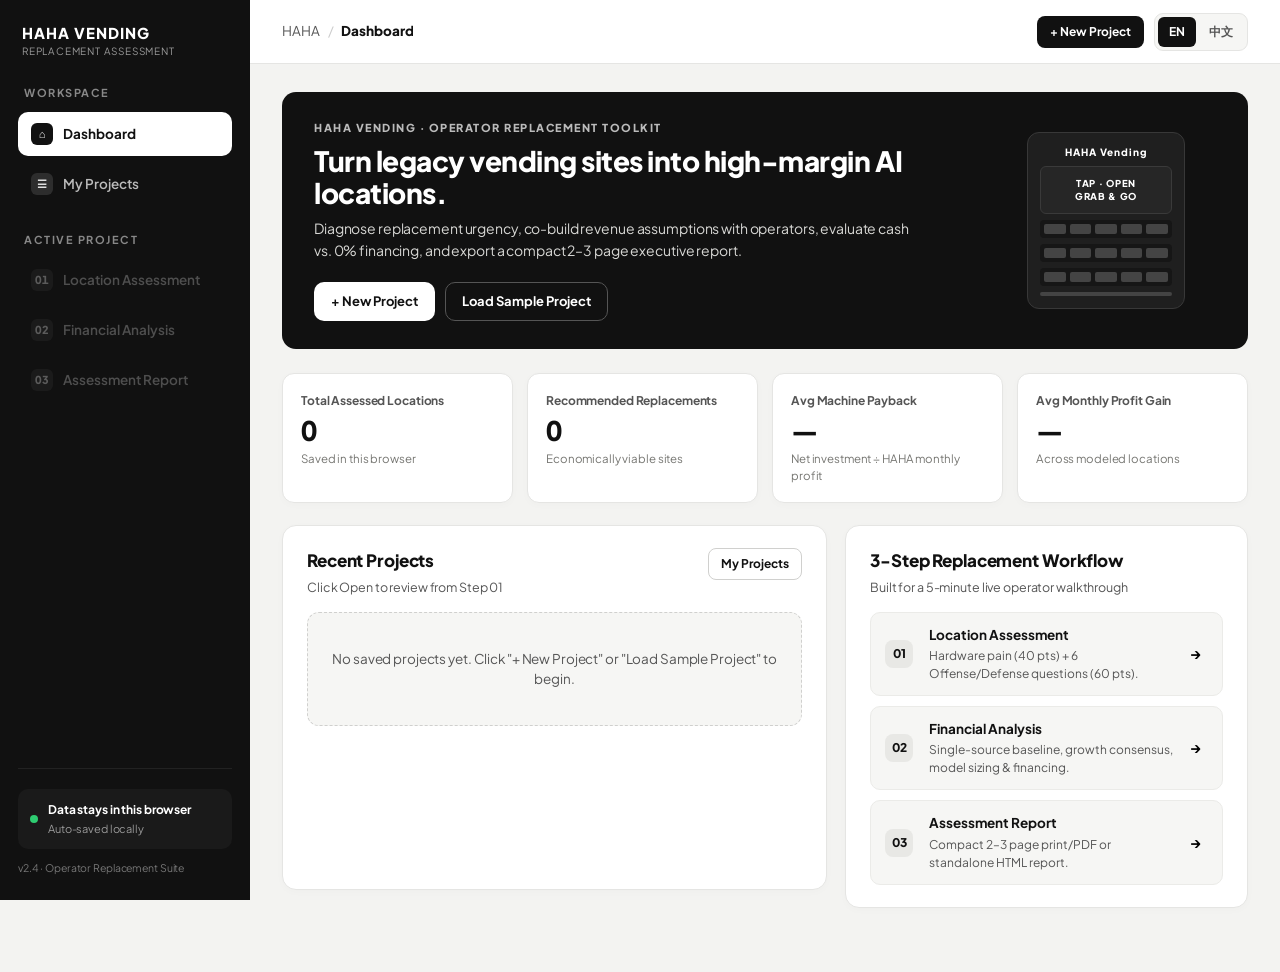
<file: index.html>
<!DOCTYPE html>
<!-- Generated from src/ by build.py. Do not edit this file directly. -->
<html lang="en">
<head>
<meta charset="UTF-8">
<meta name="viewport" content="width=device-width, initial-scale=1.0">
<title>HAHA · Location Replacement Assessment v2.4</title>
<meta name="description" content="HAHA Vending Location Replacement Assessment v2.4 — Site Diagnostic, Financial Analysis, and Client-Ready Executive Report.">
<link rel="preconnect" href="https://fonts.googleapis.com">
<link rel="preconnect" href="https://fonts.gstatic.com" crossorigin>
<link href="https://fonts.googleapis.com/css2?family=Inter:wght@400;500;600;700;800;900&family=Plus+Jakarta+Sans:wght@500;600;700;800&display=swap" rel="stylesheet">
<style data-src="css/base.css">
/* =====================================================================
   HAHA Location Replacement Assessment v2.4
   Design System: High-contrast Black / White / Soft Grey
   Aligned with HAHA Location Pitch Builder visual specifications
   ===================================================================== */
:root {
  --black: #111111;
  --ink: #191919;
  --muted: #555555;
  --muted-2: #767672;
  --line: #e5e5e3;
  --line-2: #d0d0ce;
  --soft: #f6f6f4;
  --bg: #f3f3f1;
  --surface: #ffffff;
  --green: #1e7e4e;
  --green-soft: #e6f4ea;
  --green-line: #c2e3ce;
  --red: #b34b40;
  --red-soft: #fdf3f2;
  --red-line: #e5c5c0;
  --amber: #8a5a00;
  --amber-soft: #fff6e5;
  --amber-line: #f0dfb4;
  --radius: 14px;
  --font: "Plus Jakarta Sans", "Inter", -apple-system, BlinkMacSystemFont, "Segoe UI", Roboto, "PingFang SC", "Microsoft YaHei", sans-serif;
}

* { box-sizing: border-box; }
html { -webkit-text-size-adjust: 100%; }
body {
  margin: 0;
  min-width: 320px;
  background: var(--bg);
  color: var(--black);
  font-family: var(--font);
  font-size: 14.5px;
  line-height: 1.5;
  letter-spacing: -0.008em;
  -webkit-font-smoothing: antialiased;
}
button, input, textarea, select { font: inherit; }
button { cursor: pointer; }
[hidden], .hidden { display: none !important; }

</style>
<style data-src="css/layout.css">
/* ================= APP SHELL ================= */
.app-shell {
  min-height: 100vh;
  display: flex;
  background: var(--bg);
  color: var(--black);
}

/* ================= FIXED DARK SIDEBAR ================= */
.sidebar {
  width: 250px;
  background: #111111;
  color: #ffffff;
  padding: 24px 18px;
  display: flex;
  flex-direction: column;
  position: fixed;
  top: 0;
  bottom: 0;
  left: 0;
  z-index: 30;
  transition: transform .22s ease;
  overflow-y: auto;
}
.brand {
  display: flex;
  align-items: center;
  gap: 10px;
  color: #fff;
  text-decoration: none;
  padding: 0 4px;
}
.brand-text strong {
  display: block;
  letter-spacing: 1px;
  font-size: 15px;
  font-weight: 900;
  line-height: 1.15;
}
.brand-text small {
  display: block;
  color: #999;
  font-size: 10px;
  letter-spacing: 0.8px;
  margin-top: 3px;
  text-transform: uppercase;
}
.sidebar-label {
  font-size: 11px;
  letter-spacing: 1.5px;
  color: #888;
  margin: 26px 0 10px;
  text-transform: uppercase;
  font-weight: 700;
  padding: 0 6px;
}
.main-nav {
  display: flex;
  flex-direction: column;
  gap: 6px;
}
.nav-item {
  display: flex;
  align-items: center;
  gap: 10px;
  width: 100%;
  padding: 11px 13px;
  background: transparent;
  border: 0;
  color: #bbb;
  border-radius: 10px;
  text-align: left;
  font-size: 13.5px;
  font-weight: 600;
  transition: background .15s ease, color .15s ease;
}
.nav-item:hover:not(:disabled) {
  color: #fff;
  background: rgba(255, 255, 255, .09);
}
/* CRITICAL CSS FIX: Active nav item stays solid white + black text on hover/focus/active */
.nav-item.active,
.nav-item.active:hover,
.nav-item.active:focus,
.nav-item.active:active {
  background: #ffffff !important;
  color: #111111 !important;
  font-weight: 700;
}
.nav-item:disabled {
  opacity: .36;
  cursor: not-allowed;
}
.nav-badge {
  width: 22px;
  height: 22px;
  border-radius: 6px;
  background: rgba(255, 255, 255, .12);
  color: #ddd;
  display: grid;
  place-items: center;
  font-size: 11px;
  font-weight: 800;
  flex-shrink: 0;
  font-variant-numeric: tabular-nums;
}
.nav-item.active .nav-badge,
.nav-item.active:hover .nav-badge,
.nav-item.active:focus .nav-badge {
  background: #111111 !important;
  color: #ffffff !important;
}
.nav-label {
  flex: 1;
  min-width: 0;
  white-space: nowrap;
  overflow: hidden;
  text-overflow: ellipsis;
}
.sidebar-bottom {
  margin-top: auto;
  padding-top: 20px;
  border-top: 1px solid #222;
}
.sidebar-note {
  background: #1a1a1a;
  padding: 12px;
  border-radius: 10px;
  display: flex;
  gap: 10px;
  align-items: center;
  font-size: 12px;
  color: #ddd;
}
.sidebar-note strong { display: block; font-size: 12px; color: #fff; }
.sidebar-note small { display: block; font-size: 11px; color: #999; margin-top: 2px; }
.status-dot {
  width: 8px;
  height: 8px;
  background: #2ecc71;
  border-radius: 50%;
  display: inline-block;
  flex-shrink: 0;
}
.sidebar-footer {
  margin-top: 12px;
  font-size: 10.5px;
  color: #777;
  line-height: 1.4;
}
.sidebar-overlay {
  display: none;
  position: fixed;
  inset: 0;
  background: rgba(0, 0, 0, .48);
  z-index: 25;
}
.sidebar-overlay.show { display: block; }

/* ================= MAIN AREA & STICKY TOPBAR ================= */
.main-area {
  flex: 1;
  margin-left: 250px;
  min-width: 0;
  display: flex;
  flex-direction: column;
}
.topbar {
  height: 64px;
  border-bottom: 1px solid var(--line);
  background: #ffffff;
  padding: 0 32px;
  display: flex;
  align-items: center;
  justify-content: space-between;
  gap: 16px;
  position: sticky;
  top: 0;
  z-index: 20;
}
.topbar-left {
  display: flex;
  align-items: center;
  gap: 12px;
  min-width: 0;
  flex: 1;
}
.mobile-menu {
  display: none;
  background: transparent;
  border: 1px solid var(--line);
  font-size: 18px;
  padding: 5px 10px;
  border-radius: 8px;
  color: var(--black);
}
.breadcrumb {
  display: flex;
  align-items: center;
  gap: 8px;
  font-size: 13.5px;
  color: var(--muted);
  min-width: 0;
  overflow: hidden;
}
.breadcrumb b { color: #ccc; font-weight: 400; }
.breadcrumb strong {
  color: var(--black);
  font-weight: 800;
  white-space: nowrap;
  overflow: hidden;
  text-overflow: ellipsis;
}
.breadcrumb .bc-proj {
  color: var(--muted);
  font-weight: 600;
  white-space: nowrap;
  overflow: hidden;
  text-overflow: ellipsis;
}
.topbar-actions {
  display: flex;
  align-items: center;
  gap: 10px;
  flex-shrink: 0;
}
.tip-wrap {
  display: inline-flex;
  align-items: center;
}
.storage-warning {
  display: flex;
  align-items: center;
  gap: 10px;
  padding: 10px 32px;
  background: var(--amber-soft);
  border-bottom: 1px solid var(--amber-line);
  color: var(--amber);
  font-size: 12.5px;
  font-weight: 700;
  line-height: 1.45;
}
.storage-warning .button {
  margin-left: auto;
  flex-shrink: 0;
}

</style>
<style data-src="css/controls.css">
/* ================= BUTTONS & SEGMENTS ================= */
.button {
  display: inline-flex;
  align-items: center;
  justify-content: center;
  gap: 7px;
  padding: 9px 16px;
  border-radius: 10px;
  font-weight: 700;
  font-size: 13px;
  border: 1px solid transparent;
  transition: all .15s ease;
  text-decoration: none;
  white-space: nowrap;
}
.button-dark { background: #111; color: #fff; }
.button-dark:hover:not(:disabled) { background: #333; }
.button-white { background: #fff; color: #111; }
.button-white:hover:not(:disabled) { background: #eaeae6; }
.button-outline { background: #fff; border: 1px solid var(--line-2); color: #111; }
.button-outline:hover:not(:disabled) { background: var(--soft); border-color: #111; }
.button-ghost { background: transparent; color: var(--muted); }
.button-ghost:hover:not(:disabled) { background: var(--soft); color: #111; }
.button-danger { background: #fff; border: 1px solid var(--red-line); color: var(--red); }
.button-danger:hover:not(:disabled) { background: var(--red-soft); border-color: var(--red); }
.button-small { padding: 6px 12px; font-size: 12px; border-radius: 8px; }
.button-wide { width: 100%; }
.button:disabled {
  opacity: 0.4 !important;
  cursor: not-allowed !important;
}

.seg {
  display: inline-flex;
  background: var(--soft);
  border: 1px solid var(--line);
  border-radius: 9px;
  padding: 3px;
  gap: 2px;
}
.seg button {
  border: 0;
  background: transparent;
  padding: 6px 11px;
  border-radius: 6px;
  font-size: 12px;
  font-weight: 700;
  color: var(--muted);
  transition: all .13s;
  white-space: nowrap;
}
.seg button:hover { color: var(--black); }
.seg button.on { background: #111; color: #fff; }
.seg.block { display: flex; width: 100%; }
.seg.block button { flex: 1; }

/* ================= PAGE CONTENT ================= */
.page-content {
  padding: 28px 32px 64px;
  max-width: 1420px;
  width: 100%;
  margin: 0 auto;
}
.page-heading {
  display: flex;
  align-items: flex-end;
  justify-content: space-between;
  gap: 20px;
  margin-bottom: 22px;
  flex-wrap: wrap;
}
.eyebrow {
  font-size: 11px;
  letter-spacing: 1.5px;
  color: #666;
  font-weight: 800;
  margin-bottom: 5px;
  text-transform: uppercase;
}
.page-heading h1 {
  font-size: 28px;
  margin: 0;
  font-weight: 800;
  letter-spacing: -0.6px;
  color: var(--black);
  line-height: 1.15;
}
.page-heading p {
  margin: 7px 0 0;
  color: #444;
  font-size: 14px;
  line-height: 1.55;
  max-width: 720px;
}

</style>
<style data-src="css/views.css">
/* ================= DASHBOARD ================= */
.hero-strip {
  background: #111;
  color: #fff;
  border-radius: var(--radius);
  padding: 28px 32px;
  display: grid;
  grid-template-columns: minmax(0, 1fr) 220px;
  gap: 24px;
  align-items: center;
  margin-bottom: 24px;
}
.hero-kicker {
  font-size: 11px;
  letter-spacing: 1.5px;
  color: #bbb;
  font-weight: 800;
  display: block;
  margin-bottom: 8px;
  text-transform: uppercase;
}
.hero-strip h2 {
  font-size: 28px;
  margin: 0 0 8px;
  font-weight: 900;
  letter-spacing: -0.5px;
  line-height: 1.15;
}
.hero-strip p {
  margin: 0 0 20px;
  color: #d8d8d5;
  font-size: 14px;
  line-height: 1.6;
  max-width: 600px;
}
.hero-cta { display: flex; gap: 10px; flex-wrap: wrap; }
.hero-visual {
  display: flex;
  flex-direction: column;
  align-items: center;
  justify-content: center;
}
.visual-frame {
  width: 158px;
  background: #1f1f1f;
  border: 1px solid #383838;
  border-radius: 12px;
  padding: 12px;
  display: flex;
  flex-direction: column;
  gap: 6px;
}
.machine-top {
  font-size: 10px;
  font-weight: 800;
  letter-spacing: 0.9px;
  color: #fff;
  display: flex;
  justify-content: center;
  align-items: center;
  text-align: center;
}
.machine-screen {
  background: #262626;
  border: 1px solid #3a3a3a;
  border-radius: 6px;
  padding: 10px 8px;
  text-align: center;
  font-size: 9.5px;
  font-weight: 800;
  color: #fff;
  letter-spacing: 0.7px;
  line-height: 1.35;
}
.shelf-row {
  display: grid;
  grid-template-columns: repeat(5, 1fr);
  gap: 4px;
  background: #161616;
  padding: 4px;
  border-radius: 4px;
}
.shelf-row i { height: 10px; background: #444; border-radius: 2px; display: block; }
.machine-foot { height: 4px; background: #444; border-radius: 2px; }

.stats-grid {
  display: grid;
  grid-template-columns: repeat(4, minmax(0, 1fr));
  gap: 14px;
  margin-bottom: 22px;
}
.stat-card {
  background: #fff;
  border: 1px solid var(--line);
  border-radius: 12px;
  padding: 18px;
  box-shadow: 0 2px 8px rgba(0, 0, 0, .02);
}
.stat-card span { font-size: 12px; color: var(--muted); font-weight: 700; display: block; }
.stat-card strong {
  font-size: 27px;
  font-weight: 900;
  display: block;
  margin: 6px 0 4px;
  color: var(--black);
  font-variant-numeric: tabular-nums;
  line-height: 1.1;
}
.stat-card small { font-size: 11.5px; color: var(--muted-2); display: block; }

.dashboard-grid {
  display: grid;
  grid-template-columns: minmax(0, 1.15fr) minmax(0, .85fr);
  gap: 18px;
}

/* ================= PANELS & FORMS ================= */
.panel {
  background: #fff;
  border: 1px solid var(--line);
  border-radius: var(--radius);
  padding: 22px 24px;
  box-shadow: 0 2px 8px rgba(0, 0, 0, .02);
  margin-bottom: 18px;
}
.panel:last-child { margin-bottom: 0; }
.panel-head {
  display: flex;
  justify-content: space-between;
  align-items: flex-start;
  margin-bottom: 16px;
  gap: 12px;
}
.panel-head h3 { margin: 0; font-size: 17px; font-weight: 800; color: var(--black); }
.panel-head p { margin: 4px 0 0; color: var(--muted); font-size: 12.5px; line-height: 1.45; }
.step-tag {
  background: var(--soft);
  color: #222;
  padding: 4px 10px;
  border-radius: 999px;
  font-weight: 800;
  font-size: 11px;
  letter-spacing: .5px;
  white-space: nowrap;
  border: 1px solid var(--line);
}

.two-column-layout {
  display: grid;
  grid-template-columns: minmax(0, 1fr) 334px;
  gap: 20px;
  align-items: start;
}
.main-col { min-width: 0; }
.side-col {
  position: sticky;
  top: 84px;
  display: flex;
  flex-direction: column;
  gap: 16px;
}

.form-grid { display: grid; grid-template-columns: 1fr 1fr; gap: 14px; }
.form-grid-3 { display: grid; grid-template-columns: repeat(3, 1fr); gap: 14px; }
.form-grid-4 { display: grid; grid-template-columns: repeat(4, 1fr); gap: 12px; }
.field { display: flex; flex-direction: column; gap: 5px; min-width: 0; }
.field.full { grid-column: 1 / -1; }
.field > label { font-size: 12.5px; font-weight: 700; color: #222; }
.field-hint { font-size: 11.5px; color: var(--muted-2); line-height: 1.45; }
input[type="text"], input[type="number"], input[type="date"], select, textarea {
  width: 100%;
  padding: 9px 12px;
  border: 1px solid #d6d6d4;
  border-radius: 8px;
  background: #fafafa;
  font-size: 14px;
  color: #111;
  outline: 0;
  transition: border-color .15s, background .15s, box-shadow .15s;
}
input:focus, select:focus, textarea:focus { background: #fff; border-color: #111; }
input.input-error {
  border-color: var(--red) !important;
  background: var(--red-soft) !important;
  box-shadow: 0 0 0 3px rgba(179, 75, 64, 0.14);
}
.error-text {
  margin-top: 6px;
  font-size: 12px;
  font-weight: 700;
  color: var(--red);
}
.input-wrap { position: relative; display: flex; align-items: center; }
.input-wrap .unit {
  position: absolute;
  right: 11px;
  font-size: 12px;
  font-weight: 700;
  color: var(--muted);
  pointer-events: none;
}
.input-wrap input.has-unit { padding-right: 42px; }
.input-wrap .prefix {
  position: absolute;
  left: 11px;
  font-size: 13px;
  font-weight: 700;
  color: var(--muted);
  pointer-events: none;
}
.input-wrap input.has-prefix { padding-left: 24px; }
input[type="checkbox"] { accent-color: #111; width: 16px; height: 16px; cursor: pointer; }

.divider { height: 1px; background: var(--line); margin: 18px 0; }

/* ================= CHIPS ================= */
.chips { display: flex; flex-wrap: wrap; gap: 7px; }
.chip {
  display: inline-flex;
  align-items: center;
  gap: 5px;
  padding: 6px 12px;
  border: 1px solid var(--line-2);
  border-radius: 999px;
  background: #fff;
  color: #222;
  font-size: 12.5px;
  font-weight: 700;
  transition: all .14s ease;
}
.chip:hover { border-color: #111; background: var(--soft); }
.chip.on { background: #111; border-color: #111; color: #fff; }

/* ================= DIAGNOSTIC CARDS (STEP 1) ================= */
.criteria-list { display: grid; gap: 12px; }
.criterion {
  border: 1px solid var(--line);
  border-radius: 12px;
  padding: 15px 16px;
  background: #fff;
}
.criterion-top {
  display: flex;
  justify-content: space-between;
  gap: 10px;
  align-items: flex-start;
  margin-bottom: 10px;
}
.criterion-title-wrap { display: flex; gap: 10px; align-items: flex-start; }
.criterion-num {
  flex: 0 0 28px;
  width: 28px;
  height: 28px;
  display: grid;
  place-items: center;
  border-radius: 8px;
  background: #111;
  color: #fff;
  font-size: 11.5px;
  font-weight: 800;
}
.criterion h4 { margin: 0; font-size: 14.5px; font-weight: 800; color: #111; }
.criterion-q { margin: 4px 0 0; font-size: 13px; color: #3d3d3b; line-height: 1.5; }
.criterion-hint {
  margin: 8px 0 0 38px;
  font-size: 11.5px;
  line-height: 1.5;
  color: var(--muted-2);
}
.dim-tag {
  font-size: 10.5px;
  font-weight: 800;
  padding: 3px 8px;
  border-radius: 999px;
  white-space: nowrap;
  letter-spacing: .3px;
}
.dim-tag.offense { background: #111; color: #fff; }
.dim-tag.defense { background: var(--soft); color: #222; border: 1px solid var(--line-2); }

.choices-3 {
  display: grid;
  grid-template-columns: repeat(3, 1fr);
  gap: 8px;
  margin-left: 38px;
}
.choice-btn {
  padding: 9px 10px;
  border: 1px solid var(--line-2);
  border-radius: 9px;
  background: #fff;
  color: #333;
  font-size: 12.5px;
  font-weight: 700;
  text-align: center;
  transition: all .14s;
}
.choice-btn:hover { border-color: #111; background: var(--soft); }
.choice-btn.on-10 { background: #111; border-color: #111; color: #fff; }
.choice-btn.on-5 { background: #4a4a48; border-color: #4a4a48; color: #fff; }
.choice-btn.on-0 { background: var(--soft); border-color: #111; color: #111; }

/* ================= RIGHT STICKY RAIL & SCORING CRITERIA ================= */
.rail-panel {
  background: #111;
  color: #fff;
  border-radius: var(--radius);
  padding: 22px 20px;
  box-shadow: 0 12px 30px rgba(0, 0, 0, .14);
}
.rail-label {
  font-size: 10px;
  letter-spacing: 1.5px;
  color: #aaa;
  font-weight: 800;
  text-transform: uppercase;
  margin-bottom: 6px;
}
.rail-big {
  font-size: 38px;
  font-weight: 900;
  letter-spacing: -1.5px;
  line-height: 1.05;
  font-variant-numeric: tabular-nums;
}
.rail-big.pos { color: #5ce1a0; }
.rail-big.neg { color: #ff8a80; }
.rail-sub { font-size: 12px; color: #bbb; margin-top: 4px; }
.rail-div { height: 1px; background: rgba(255, 255, 255, .14); margin: 14px 0; }
.rail-row {
  display: flex;
  justify-content: space-between;
  align-items: baseline;
  gap: 10px;
  padding: 4px 0;
  font-size: 12.5px;
}
.rail-row span { color: #aaa; }
.rail-row strong { color: #fff; font-weight: 800; font-variant-numeric: tabular-nums; }

.breakdown-bar { margin-top: 10px; }
.breakdown-head { display: flex; justify-content: space-between; font-size: 11.5px; color: #ccc; margin-bottom: 4px; }
.breakdown-head strong { color: #fff; font-variant-numeric: tabular-nums; }
.score-bar-track {
  height: 6px;
  background: rgba(255, 255, 255, .16);
  border-radius: 99px;
  overflow: hidden;
}
.score-bar-fill {
  height: 100%;
  background: #fff;
  border-radius: inherit;
  transition: width .2s ease;
}

.status-badge {
  display: inline-flex;
  align-items: center;
  gap: 6px;
  padding: 4px 10px;
  border-radius: 999px;
  font-size: 11.5px;
  font-weight: 800;
  background: #fff;
  color: #111;
}
.status-badge.strong { background: #2ecc71; color: #0a2917; }
.status-badge.positive { background: #ffffff; color: #111; }
.status-badge.conditional { background: #f3c65f; color: #3a2600; }
.status-badge.defer { background: #333; color: #ccc; }

.criteria-guide-card {
  background: #fff;
  border: 1px solid var(--line);
  border-radius: var(--radius);
  padding: 18px 20px;
  box-shadow: 0 2px 8px rgba(0, 0, 0, .02);
}
.criteria-guide-card h4 {
  margin: 0 0 6px;
  font-size: 14px;
  font-weight: 800;
  color: #111;
}
.criteria-guide-card p {
  margin: 0 0 12px;
  font-size: 12px;
  color: var(--muted);
  line-height: 1.5;
}
.criteria-tier-list {
  display: grid;
  gap: 8px;
}
.criteria-tier-row {
  display: flex;
  justify-content: space-between;
  align-items: center;
  gap: 10px;
  padding: 8px 10px;
  background: var(--soft);
  border: 1px solid var(--line);
  border-radius: 8px;
  font-size: 12px;
}
.criteria-tier-row strong { color: #111; font-weight: 800; white-space: nowrap; }
.criteria-tier-row span { color: var(--muted); text-align: right; font-weight: 600; }

/* ================= STEP 2 SPECIFIC ================= */
.derived-bar {
  display: grid;
  grid-template-columns: repeat(3, 1fr);
  gap: 10px;
  margin-top: 14px;
  padding: 12px 14px;
  background: var(--soft);
  border: 1px solid var(--line);
  border-radius: 10px;
}
.derived-item span { font-size: 11px; color: var(--muted); font-weight: 700; display: block; }
.derived-item strong { font-size: 17px; font-weight: 900; color: var(--black); font-variant-numeric: tabular-nums; }

.formula-box {
  margin-top: 12px;
  padding: 10px 13px;
  background: var(--soft);
  border: 1px solid var(--line);
  border-left: 3px solid #111;
  border-radius: 0 8px 8px 0;
  font-size: 12.5px;
  color: #222;
  line-height: 1.5;
  font-variant-numeric: tabular-nums;
}

.uplift-grid { display: grid; grid-template-columns: 1fr 1fr; gap: 12px; }
.uplift-card {
  border: 1px solid var(--line);
  border-radius: 12px;
  padding: 14px;
  background: #fff;
  display: flex;
  flex-direction: column;
  gap: 10px;
}
.uplift-head { display: flex; justify-content: space-between; align-items: flex-start; gap: 8px; }
.uplift-head h4 { margin: 0; font-size: 14px; font-weight: 800; }
.uplift-head p { margin: 2px 0 0; font-size: 12px; color: var(--muted); line-height: 1.4; }
.cap-badge {
  font-size: 10px;
  font-weight: 800;
  padding: 2px 7px;
  border-radius: 6px;
  background: var(--amber-soft);
  color: var(--amber);
  border: 1px solid var(--amber-line);
  white-space: nowrap;
}
.uplift-foot {
  display: flex;
  justify-content: space-between;
  align-items: center;
  padding-top: 8px;
  border-top: 1px solid var(--line);
}
.uplift-impact { font-size: 15px; font-weight: 900; color: var(--green); font-variant-numeric: tabular-nums; }

.model-grid {
  display: grid;
  grid-template-columns: repeat(4, 1fr);
  gap: 10px;
  margin-bottom: 14px;
}
.model-reason {
  margin: -4px 0 14px;
  padding: 8px 10px;
  background: var(--soft);
  border: 1px solid var(--line);
  border-radius: 8px;
  font-size: 11.5px;
  line-height: 1.5;
  color: var(--muted);
}
.model-card {
  position: relative;
  border: 1px solid var(--line-2);
  border-radius: 11px;
  padding: 13px 12px 11px;
  background: #fff;
  text-align: left;
  transition: all .14s;
}
.model-card:hover { border-color: #111; background: var(--soft); }
.model-card.on {
  border: 2px solid #111;
  background: var(--soft);
  box-shadow: 0 4px 12px rgba(0, 0, 0, .06);
}
.model-card .mn { font-size: 13.5px; font-weight: 800; color: #111; }
.model-card .mp { font-size: 16px; font-weight: 900; margin-top: 4px; font-variant-numeric: tabular-nums; }
.model-card .mt { font-size: 11px; color: var(--muted); margin-top: 2px; font-weight: 600; }
.rec-badge {
  position: absolute;
  top: -8px;
  right: 8px;
  background: #111;
  color: #fff;
  font-size: 9px;
  font-weight: 800;
  letter-spacing: .5px;
  padding: 2px 7px;
  border-radius: 5px;
  text-transform: uppercase;
}

.kpi-row-4 {
  display: grid;
  grid-template-columns: repeat(4, 1fr);
  gap: 10px;
  margin-bottom: 16px;
}
.kpi-box {
  background: var(--soft);
  border: 1px solid var(--line);
  border-radius: 11px;
  padding: 13px 14px;
}
.kpi-box.dark { background: #111; border-color: #111; color: #fff; }
.kpi-box span { font-size: 11px; font-weight: 700; color: var(--muted); display: block; text-transform: uppercase; letter-spacing: .4px; }
.kpi-box.dark span { color: #bbb; }
.kpi-box strong { font-size: 21px; font-weight: 900; display: block; margin-top: 4px; font-variant-numeric: tabular-nums; line-height: 1.15; }
.kpi-box.dark strong { color: #5ce1a0; }
.kpi-box small { font-size: 11px; color: var(--muted-2); display: block; margin-top: 3px; }
.kpi-box.dark small { color: #999; }

.collapse-header {
  display: flex;
  justify-content: space-between;
  align-items: center;
  gap: 12px;
  cursor: pointer;
  user-select: none;
}
.collapse-summary {
  display: flex;
  align-items: center;
  gap: 10px;
  font-size: 13px;
  color: var(--muted);
}
.collapse-summary strong { color: #111; font-weight: 800; font-variant-numeric: tabular-nums; }

/* Tables */
.table-wrap { overflow-x: auto; }
.table { width: 100%; border-collapse: collapse; }
.table th {
  font-size: 11px;
  font-weight: 800;
  letter-spacing: .5px;
  text-transform: uppercase;
  color: var(--muted);
  text-align: left;
  padding: 9px 8px;
  border-bottom: 1.5px solid #111;
  white-space: nowrap;
}
.table td {
  padding: 9px 8px;
  border-bottom: 1px solid var(--line);
  font-size: 13px;
  vertical-align: middle;
}
.table tr:last-child td { border-bottom: 0; }
.table .r { text-align: right; font-variant-numeric: tabular-nums; white-space: nowrap; }
.table tr.total td { background: var(--soft); font-weight: 800; }
.table tr.primary td { background: var(--green-soft); font-weight: 800; color: #111; }
.pos { color: var(--green) !important; }
.neg { color: var(--red) !important; }

.callout {
  display: flex;
  gap: 14px;
  align-items: flex-start;
  padding: 14px 16px;
  border-radius: 11px;
  background: var(--soft);
  border: 1px solid var(--line);
  margin-top: 14px;
}
.callout.good { background: var(--green-soft); border-color: var(--green-line); color: #134e30; }
.callout.warn { background: var(--amber-soft); border-color: var(--amber-line); color: #6b4600; }
.callout .big { font-size: 20px; font-weight: 900; white-space: nowrap; font-variant-numeric: tabular-nums; }
.callout .txt { font-size: 13px; line-height: 1.55; }

.chart-explain {
  margin-top: 10px;
  padding: 11px 14px;
  background: var(--soft);
  border: 1px solid var(--line);
  border-radius: 9px;
  font-size: 12px;
  color: #333;
  line-height: 1.55;
}
.chart-legend {
  display: flex;
  gap: 16px;
  flex-wrap: wrap;
  margin-bottom: 6px;
  font-size: 12px;
  font-weight: 700;
}
.chart-legend span { display: inline-flex; align-items: center; gap: 6px; }
.chart-legend i { display: inline-block; width: 14px; height: 3px; border-radius: 2px; }

.verdict-box {
  margin-top: 18px;
  padding: 18px 20px;
  border-radius: 12px;
  background: #111;
  color: #fff;
}
.verdict-box ul, .verdict-box ol {
  margin: 8px 0 0;
  padding-left: 18px;
  font-size: 13px;
  color: #ddd;
  line-height: 1.6;
}
.verdict-box li { margin-bottom: 3px; }

.warn-list { display: grid; gap: 8px; margin-top: 12px; }
.warn-item {
  display: flex;
  gap: 8px;
  align-items: flex-start;
  padding: 9px 12px;
  border-radius: 9px;
  background: var(--amber-soft);
  border: 1px solid var(--amber-line);
  font-size: 12.5px;
  color: #6b4600;
}
.warn-item.info { background: var(--soft); border-color: var(--line); color: var(--muted); }

/* ================= PROJECTS & RECENT ================= */
.recent-list { display: flex; flex-direction: column; gap: 10px; }
.recent-row {
  display: flex;
  justify-content: space-between;
  align-items: center;
  gap: 12px;
  padding: 12px 14px;
  background: var(--soft);
  border: 1px solid #ebebe8;
  border-radius: 10px;
  cursor: pointer;
  transition: border-color .15s;
}
.recent-row:hover { border-color: #111; background: #fff; }
.recent-row strong { display: block; font-size: 14px; color: #111; }
.recent-row small { display: block; font-size: 12px; color: #555; margin-top: 2px; }

.quick-link {
  display: grid;
  grid-template-columns: 32px minmax(0, 1fr) 18px;
  align-items: center;
  gap: 12px;
  width: 100%;
  padding: 12px 14px;
  background: var(--soft);
  border: 1px solid #ebebe8;
  border-radius: 10px;
  text-align: left;
  margin-bottom: 10px;
  transition: all .15s;
}
.quick-link:last-child { margin-bottom: 0; }
.quick-link:hover { border-color: #111; background: #fff; }
.quick-number {
  font-size: 12px;
  font-weight: 900;
  color: #111;
  background: #e8e8e5;
  width: 28px;
  height: 28px;
  border-radius: 8px;
  display: grid;
  place-items: center;
}
.quick-link strong { display: block; font-size: 13.5px; color: #111; }
.quick-link small { display: block; font-size: 12px; color: #555; margin-top: 2px; }

.project-toolbar {
  display: flex;
  align-items: center;
  justify-content: space-between;
  margin-bottom: 16px;
  gap: 12px;
  flex-wrap: wrap;
}
.search-box {
  display: flex;
  align-items: center;
  gap: 8px;
  background: #fff;
  border: 1px solid var(--line-2);
  padding: 7px 12px;
  border-radius: 9px;
  width: 290px;
}
.search-box input { border: 0; padding: 0; background: transparent; font-size: 13.5px; }
.projects-grid {
  display: grid;
  grid-template-columns: repeat(auto-fill, minmax(300px, 1fr));
  gap: 14px;
}
.project-card {
  background: #fff;
  border: 1px solid var(--line);
  border-radius: 12px;
  padding: 18px;
  display: flex;
  flex-direction: column;
  gap: 10px;
  transition: border-color .15s;
  cursor: pointer;
}
.project-card:hover { border-color: #111; }
.project-card-top { display: flex; justify-content: space-between; align-items: center; gap: 8px; }
.project-type { font-size: 11px; font-weight: 700; padding: 3px 8px; border-radius: 6px; background: var(--soft); color: #333; }
.project-badge { font-size: 11px; font-weight: 800; padding: 3px 8px; border-radius: 6px; background: #111; color: #fff; }
.project-badge.strong { background: var(--green); color: #fff; }
.project-badge.defer { background: #e8e8e5; color: #444; }
.project-card h3 { margin: 0; font-size: 16px; font-weight: 800; color: #111; }
.project-card p { margin: 0; font-size: 12.5px; color: #555; }
.project-card-bottom {
  display: flex;
  justify-content: space-between;
  align-items: center;
  gap: 8px;
  margin-top: auto;
  padding-top: 10px;
  border-top: 1px solid var(--line);
}
.project-card-actions {
  display: flex;
  align-items: center;
  justify-content: flex-end;
  gap: 8px;
  flex-wrap: wrap;
}
.empty-box {
  padding: 36px 20px;
  text-align: center;
  color: var(--muted);
  font-size: 13.5px;
  background: var(--soft);
  border-radius: 12px;
  border: 1px dashed var(--line-2);
}

/* ================= STEP FOOTER ACTION ================= */
.step-footer {
  display: flex;
  align-items: center;
  justify-content: space-between;
  gap: 16px;
  margin-top: 20px;
  padding: 16px 20px;
  background: #fff;
  border: 1px solid var(--line);
  border-radius: var(--radius);
}
.step-footer-copy { min-width: 0; }
.step-footer-copy strong {
  display: block;
  font-size: 14px;
  font-weight: 800;
  color: #111;
}
.step-footer-copy span {
  display: block;
  margin-top: 3px;
  font-size: 12px;
  color: var(--muted);
  line-height: 1.5;
}
.step-footer .button { flex-shrink: 0; min-width: 230px; }

</style>
<style data-src="css/report.css">
/* ================= REPORT PAPER (STEP 3) ================= */
.report-toolbar {
  display: flex;
  justify-content: space-between;
  align-items: center;
  gap: 12px;
  margin-bottom: 16px;
  flex-wrap: wrap;
}
.proposal-paper {
  background: #fff;
  color: #111;
  padding: 38px 42px;
  border-radius: 10px;
  border: 1px solid var(--line);
  box-shadow: 0 12px 32px rgba(0, 0, 0, .06);
  max-width: 920px;
  margin: 0 auto;
}
.rep-header {
  display: flex;
  justify-content: space-between;
  align-items: center;
  border-bottom: 2px solid #111;
  padding-bottom: 12px;
  margin-bottom: 16px;
}
.rep-logo { font-weight: 900; letter-spacing: 1px; font-size: 16px; }
.rep-doc-type { font-size: 11px; letter-spacing: 1.2px; color: #555; font-weight: 800; text-transform: uppercase; }
.rep-title { margin: 0 0 6px; font-size: 25px; font-weight: 900; letter-spacing: -0.5px; line-height: 1.2; }
.rep-meta-bar {
  display: flex;
  flex-wrap: wrap;
  gap: 18px;
  padding: 10px 14px;
  background: var(--soft);
  border: 1px solid var(--line);
  border-radius: 8px;
  font-size: 12.5px;
  margin: 12px 0 18px;
}
.rep-meta-bar span { color: #666; margin-right: 4px; }
.rep-stat-row {
  display: grid;
  grid-template-columns: repeat(4, 1fr);
  gap: 10px;
  margin: 12px 0;
}
.rep-stat {
  background: #111;
  color: #fff;
  padding: 13px 14px;
  border-radius: 8px;
}
.rep-stat span { font-size: 10px; color: #ccc; display: block; text-transform: uppercase; letter-spacing: .5px; }
.rep-stat strong { font-size: 19px; font-weight: 900; display: block; margin-top: 4px; font-variant-numeric: tabular-nums; }
.rep-sec { margin: 22px 0 0; }
.rep-sec h3 {
  font-size: 14px;
  font-weight: 800;
  margin: 0 0 10px;
  padding-bottom: 5px;
  border-bottom: 1px solid var(--line);
  text-transform: uppercase;
  letter-spacing: .4px;
}
.rep-subh {
  font-size: 12.5px;
  font-weight: 800;
  color: #111;
  margin: 12px 0 5px;
}
.rep-two { display: grid; grid-template-columns: 1fr 1fr; gap: 18px; }
.rep-list { margin: 6px 0; padding-left: 18px; font-size: 12.5px; line-height: 1.6; color: #222; }
.rep-list li { margin-bottom: 4px; }
.rep-note { font-size: 11.5px; color: #555; line-height: 1.55; margin-top: 8px; }
.rep-deploy-bar {
  margin-top: 10px;
  padding: 9px 12px;
  background: var(--soft);
  border: 1px solid var(--line);
  border-left: 3px solid #111;
  border-radius: 0 7px 7px 0;
  font-size: 12px;
  color: #222;
}
.rep-alert {
  margin-top: 10px;
  padding: 10px 12px;
  background: var(--amber-soft);
  border-left: 3px solid var(--amber);
  font-size: 12px;
  color: #6b4600;
  line-height: 1.5;
}
.rep-foot-bar {
  margin-top: 22px;
  padding-top: 10px;
  border-top: 1px solid var(--line);
  display: flex;
  justify-content: space-between;
  font-size: 11px;
  color: var(--muted-2);
  flex-wrap: wrap;
  gap: 8px;
}

</style>
<style data-src="css/components.css">
/* ================= MODAL & TOAST ================= */
.modal-backdrop {
  position: fixed;
  inset: 0;
  background: rgba(0, 0, 0, .55);
  display: grid;
  place-items: center;
  z-index: 900;
  padding: 16px;
}
.modal {
  background: #fff;
  border-radius: 14px;
  padding: 24px 26px;
  width: 100%;
  max-width: 440px;
  box-shadow: 0 20px 40px rgba(0, 0, 0, .25);
}
.modal h3 { margin: 0 0 6px; font-size: 18px; font-weight: 800; }
.modal p { margin: 0 0 14px; font-size: 13px; color: #555; line-height: 1.5; }
.modal-actions { display: flex; justify-content: flex-end; gap: 10px; margin-top: 18px; flex-wrap: wrap; }

.toast {
  position: fixed;
  bottom: 24px;
  right: 24px;
  background: #111;
  color: #fff;
  padding: 11px 18px;
  border-radius: 10px;
  font-size: 13px;
  font-weight: 700;
  box-shadow: 0 8px 24px rgba(0, 0, 0, .22);
  z-index: 1000;
  opacity: 0;
  transform: translateY(10px);
  pointer-events: none;
  transition: all .2s ease;
}
.toast.show { opacity: 1; transform: translateY(0); }

</style>
<style data-src="css/responsive.css">
/* ================= RESPONSIVE ================= */
@media (max-width: 1160px) {
  .two-column-layout { grid-template-columns: 1fr; }
  .side-col { position: static; order: -1; }
  .model-grid { grid-template-columns: repeat(2, 1fr); }
  .kpi-row-4 { grid-template-columns: repeat(2, 1fr); }
}
@media (max-width: 900px) {
  .sidebar { transform: translateX(-100%); }
  .sidebar.open { transform: translateX(0); }
  .main-area { margin-left: 0; }
  .mobile-menu { display: inline-flex; }
  .dashboard-grid, .hero-strip { grid-template-columns: 1fr; }
  .stats-grid { grid-template-columns: 1fr 1fr; }
  .topbar { padding: 0 16px; }
  .storage-warning { padding: 10px 16px; }
  .page-content { padding: 20px 16px 56px; }
}
@media (max-width: 640px) {
  .form-grid, .form-grid-3, .form-grid-4, .uplift-grid, .derived-bar, .kpi-row-4, .rep-two, .rep-stat-row { grid-template-columns: 1fr; }
  .choices-3 { margin-left: 0; }
  .criterion-hint { margin-left: 0; }
  .stats-grid { grid-template-columns: 1fr; }
  .proposal-paper { padding: 22px 18px; }
  .storage-warning { flex-wrap: wrap; }
  .storage-warning .button { margin-left: 0; }
  .step-footer { flex-direction: column; align-items: stretch; }
  .step-footer .button { width: 100%; min-width: 0; }
}

</style>
<style data-src="css/print.css">
/* ================= PRINT / PDF ================= */
@media print {
  @page { size: A4; margin: 12mm; }
  * { -webkit-print-color-adjust: exact !important; print-color-adjust: exact !important; }
  body { background: #fff !important; font-size: 9.8pt; }
  .sidebar, .sidebar-overlay, .topbar, .report-toolbar, .no-print, .toast, .modal-backdrop { display: none !important; }
  .main-area { margin-left: 0 !important; }
  .page-content { padding: 0 !important; max-width: 100% !important; }
  .proposal-paper { border: 0 !important; box-shadow: none !important; padding: 0 !important; max-width: 100% !important; }
  .rep-sec { break-inside: avoid; page-break-inside: avoid; }
  .rep-stat-row { grid-template-columns: repeat(4, 1fr) !important; }
  .rep-two { grid-template-columns: 1fr 1fr !important; }
}

</style>
</head>
<body>
<div class="app-shell">
  <div class="sidebar-overlay" id="sidebarOverlay"></div>
  <aside class="sidebar" id="sidebar"></aside>
  <div class="main-area">
    <header class="topbar" id="topbar"></header>
    <div id="storageWarning" class="storage-warning hidden"></div>
    <main class="page-content" id="pageContent"></main>
  </div>
</div>
<div id="modalRoot"></div>
<div class="toast" id="toast"></div>
<input type="file" id="importFile" accept=".json,application/json" class="hidden">

<script data-src="js/config.js">
/* =====================================================================
   HAHA Location Replacement Assessment v2.4
   ===================================================================== */
'use strict';

const STORAGE_KEY = 'haha_replace_v22_projects';
const ACTIVE_KEY  = 'haha_replace_v22_active';
const LANG_KEY    = 'haha_replace_v22_lang';

const MODELS = [
  { id: 'mini360',    name: 'Mini 360',    msrp: 2999, tag: 'compact' },
  { id: 'plus440',    name: 'Plus 440',    msrp: 3499, tag: 'standard' },
  { id: 'pro542',     name: 'Pro 542',     msrp: 4499, tag: 'bestseller' },
  { id: 'max620s',    name: 'Max 620S',    msrp: 5499, tag: 'adscreen' },
  { id: 'max660',     name: 'Max 660',     msrp: 5099, tag: 'large' },
  { id: 'ultra1200',  name: 'Ultra 1200',  msrp: 6999, tag: 'double' },
  { id: 'freezer550', name: 'Freezer 550', msrp: 4999, tag: 'frozen' }
];

const FREIGHT_FEE = 250;
const PREMIUM_VENUES = ['hotel', 'hospital', 'transit', 'gym', 'office_premium'];

// Client-Agreed Growth Uplift: full-agreement reference values by quadrant.
// Tentative applies 50%; Yes applies 100%; No applies 0%.
const QUADRANT_BASE = {
  1: { variety: 12, basket: 10, stock: 8, payment: 5 },
  2: { variety: 7, basket: 5, stock: 5, payment: 3 },
  3: { variety: 10, basket: 8, stock: 7, payment: 4 },
  4: { variety: 4, basket: 3, stock: 3, payment: 2 }
};
const REVENUE_LINE = 1200;
const URGENCY_HIGH_LINE = 50;

function createBlankProject(locationName) {
  return {
    id: 'p_' + Date.now() + '_' + Math.random().toString(36).slice(2, 6),
    schemaVersion: 2,
    scoringVersion: 2,
    updatedAt: new Date().toISOString(),
    meta: {
      locationName: locationName || '',
      venue: 'office',
      city: '',
      state: '',
      date: todayStr()
    },
    machine: {
      type: 'snack',
      age: '',
      condition: '',
      monitoring: '',
      payments: []
    },
    diag: { q1: null, q2: null, q3: null, q4: null, q5: null, q6: null },
    baseline: {
      monthlySales: '',
      monthlyOrders: '',
      ordersEstimated: false,
      profitMode: 'actual', // 'actual' | 'margin' | 'detail'
      actualProfit: '',
      estMarginPct: 28,
      cogsRate: 45,
      cashlessShare: 78,
      cardFee: 5.95,
      readerFee: 9.95,
      platform: 0,
      other: 0
    },
    site: {
      deal: 'share', // 'share' | 'rent' | 'combo' | 'none'
      share: 10,
      rent: 0,
      overrideDeal: false,
      hahaShare: 10,
      hahaRent: 0
    },
    uplift: {
      initialized: false,
      _baseQ: 0,
      variety: { accept: 'partial', pct: 0, custom: false },
      basket:  { accept: 'partial', pct: 0, custom: false },
      stock:   { accept: 'partial', pct: 0, custom: false },
      payment: { accept: 'partial', pct: 0, custom: false }
    },
    haha: {
      cogsRate: 45,
      processing: 5.95,
      shrinkage: 1.5,
      saas: 15,
      sim: 15,
      pos: 10,
      aiPerOrder: 0.05,
      maintenance: 15,
      other: 0
    },
    invest: {
      modelId: 'pro542',
      modelManual: false,
      freight: true,
      install: 0,
      removal: 0,
      tradeIn: 0,
      finance: {
        enabled: false,
        downPct: 10,
        term: 12,
        apr: 0,
        docFee: 50
      }
    }
  };
}

function createSampleProject() {
  const p = createBlankProject('Breakroom #1 — Bldg A');
  p.meta = {
    locationName: 'Breakroom #1 — Bldg A',
    venue: 'office',
    city: 'Austin',
    state: 'TX',
    date: todayStr()
  };
  p.machine = {
    type: 'snack',
    age: 9,
    condition: 'fair',
    monitoring: 'no',
    payments: ['coin', 'bill']
  };
  p.diag = { q1: 10, q2: 10, q3: 5, q4: 10, q5: 10, q6: 10 };
  p.baseline.monthlySales = 1800;
  p.baseline.monthlyOrders = 720;
  p.baseline.profitMode = 'actual';
  p.baseline.actualProfit = 500;
  p.site = { deal: 'share', share: 10, rent: 0, overrideDeal: false, hahaShare: 10, hahaRent: 0 };
  p.uplift = {
    initialized: true,
    _baseQ: 1,
    variety: { accept: 'yes', pct: 12, custom: false },
    basket:  { accept: 'yes', pct: 10, custom: false },
    stock:   { accept: 'yes', pct: 8, custom: false },
    payment: { accept: 'yes', pct: 5, custom: false }
  };
  p.invest.modelId = 'pro542';
  p.invest.modelManual = false;
  p.invest.freight = true;
  p.invest.finance = { enabled: false, downPct: 10, term: 12, apr: 0, docFee: 50 };
  return p;
}

function dealTerms(deal, share, rent) {
  const shareOn = deal === 'share' || deal === 'combo';
  const rentOn = deal === 'rent' || deal === 'combo';
  return {
    share: shareOn ? clamp(num(share), 0, 100) : 0,
    rent: rentOn ? Math.max(0, num(rent)) : 0
  };
}

function amortize(principal, aprPct, months) {
  const p = Math.max(0, num(principal));
  const n = Math.max(1, Math.round(num(months)));
  const r = Math.max(0, num(aprPct)) / 100 / 12;
  if (p === 0) return 0;
  if (r === 0) return p / n;
  const f = Math.pow(1 + r, n);
  return (p * r * f) / (f - 1);
}

function recommendedModel(dailyOrders, machineType, venue) {
  const orders = Number(dailyOrders) || 0;
  if (machineType === 'frozen') return 'freezer550';
  if (orders > 55) return 'ultra1200';
  if (orders >= 35) return PREMIUM_VENUES.includes(venue) ? 'max620s' : 'max660';
  if (orders >= 18) return 'pro542';
  if (orders >= 10) return 'plus440';
  return 'mini360';
}

</script>
<script data-src="js/utils.js">
/* =====================================================================
   HAHA Location Replacement Assessment v2.4
   ===================================================================== */
'use strict';

const $ = (sel, root) => (root || document).querySelector(sel);
const $$ = (sel, root) => Array.from((root || document).querySelectorAll(sel));

function esc(v) {
  return String(v == null ? '' : v).replace(/[&<>"']/g, ch => ({ '&': '&amp;', '<': '&lt;', '>': '&gt;', '"': '&quot;', "'": '&#39;' }[ch]));
}
function nf(v, d) {
  const n = Number(v);
  const digits = d == null ? 0 : d;
  return (isFinite(n) ? n : 0).toLocaleString('en-US', { minimumFractionDigits: digits, maximumFractionDigits: digits });
}
function money(v, d) {
  const n = Number(v) || 0;
  return (n < 0 ? '-' : '') + '$' + nf(Math.abs(n), d == null ? 0 : d);
}
function signedMoney(v, d) {
  const n = Number(v) || 0;
  return (n >= 0 ? '+' : '-') + '$' + nf(Math.abs(n), d == null ? 0 : d);
}
function pct(v, d) { return nf(v, d == null ? 1 : d) + '%'; }
function monthsFmt(v) { return isFinite(v) ? nf(v, 1) + ' ' + t('common.mo') : t('common.noPayback'); }
function todayStr() {
  const d = new Date();
  return d.getFullYear() + '-' + String(d.getMonth() + 1).padStart(2, '0') + '-' + String(d.getDate()).padStart(2, '0');
}

function getPath(obj, path) { return path.split('.').reduce((o, k) => o == null ? undefined : o[k], obj); }
function setPath(obj, path, val) {
  const parts = path.split('.');
  const last = parts.pop();
  let cur = obj;
  parts.forEach(k => { if (!cur[k] || typeof cur[k] !== 'object') cur[k] = {}; cur = cur[k]; });
  cur[last] = val;
}

let toastTimer = null;
function toast(msg) {
  const el = $('#toast');
  if (!el) return;
  el.textContent = msg;
  el.classList.add('show');
  clearTimeout(toastTimer);
  toastTimer = setTimeout(() => el.classList.remove('show'), 2200);
}

function downloadFile(filename, content, mime) {
  try {
    const blob = new Blob([content], { type: mime });
    const url = URL.createObjectURL(blob);
    const a = document.createElement('a');
    a.href = url;
    a.download = filename;
    a.style.display = 'none';
    document.body.appendChild(a);
    a.click();
    setTimeout(() => {
      try { URL.revokeObjectURL(url); } catch (e) {}
      a.remove();
    }, 500);
    return true;
  } catch (e) {
    return false;
  }
}

function collectAppCss() {
  const inline = Array.from(document.querySelectorAll('style')).map(el => el.textContent || '').join('\n');
  if (inline.trim()) return inline;
  let css = '';
  Array.from(document.styleSheets).forEach(sheet => {
    try {
      css += Array.from(sheet.cssRules).map(rule => rule.cssText).join('\n') + '\n';
    } catch (e) {}
  });
  return css;
}

</script>
<script data-src="js/i18n.js">
/* =====================================================================
   HAHA Location Replacement Assessment v2.4
   ===================================================================== */
'use strict';

const STR = {
  en: {
    'brand.sub': 'REPLACEMENT ASSESSMENT',
    'nav.workspace': 'WORKSPACE',
    'nav.activeProject': 'ACTIVE PROJECT',
    'nav.dashboard': 'Dashboard',
    'nav.projects': 'My Projects',
    'nav.s1': 'Location Assessment',
    'nav.s2': 'Financial Analysis',
    'nav.s3': 'Assessment Report',
    'side.local': 'Data stays in this browser',
    'side.localSub': 'Auto-saved locally',
    'side.ver': 'v2.4 · Operator Replacement Suite',
    'top.newProject': '+ New Project',
    'top.newDisabledTip': 'Return to Dashboard or My Projects to start a new assessment so current progress is not interrupted.',
    'top.untitled': 'Untitled Location',

    'modal.newTitle': 'Start New Replacement Assessment',
    'modal.newDesc': 'Enter the location name to create your assessment project and begin Step 01.',
    'modal.locLabel': 'Location Name *',
    'modal.locPh': 'e.g. Breakroom #1 — Bldg A',
    'modal.locErr': 'Please enter a Location Name before continuing.',
    'modal.createBtn': 'Create & Start Assessment',

    'common.open': 'Open',
    'common.delete': 'Delete',
    'common.cancel': 'Cancel',
    'common.confirm': 'Confirm',
    'common.yes': 'Yes', 'common.custom': 'Custom',
    'common.partly': 'Partly',
    'common.no': 'No',
    'common.mo': 'mo',
    'common.months': 'months',
    'common.perDay': '/ day',
    'common.perMonth': '/mo',
    'common.perYear': '/yr',
    'common.machineOnly': 'machine-only',
    'common.noPayback': 'No payback',
    'common.backupProject': 'Backup',
    'common.backupAll': 'Export all',
    'common.import': 'Import',
    'common.created': 'New project created',
    'common.sampleCreated': 'Sample project added',
    'common.backedUp': 'Project backup downloaded',
    'common.exportedAll': 'All projects exported',
    'common.reportDownloaded': 'HTML report downloaded',
    'common.backupFailed': 'Backup failed. Please try again.',
    'common.imported': 'Imported {count} project(s)',
    'common.importedSkipped': 'Imported {count}; skipped {skipped} invalid item(s)',
    'common.invalidFile': 'Invalid backup JSON file',
    'common.deleted': 'Project deleted',
    'common.importFailed': 'Import failed. Please check the file and try again.',
    'storage.warning': 'Browser storage is unavailable or full. Changes are only in this tab and will be lost on refresh. Download a backup now.',

    'dash.kicker': 'HAHA VENDING · OPERATOR REPLACEMENT TOOLKIT',
    'dash.title': 'Turn legacy vending sites into high-margin AI locations.',
    'dash.desc': 'Diagnose replacement urgency, co-build revenue assumptions with operators, evaluate cash vs. 0% financing, and export a compact 2–3 page executive report.',
    'dash.ctaNew': '+ New Project',
    'dash.ctaSample': 'Load Sample Project',
    'dash.stat1': 'Total Assessed Locations',
    'dash.stat1Sub': 'Saved in this browser',
    'dash.stat2': 'Recommended Replacements',
    'dash.stat2Sub': 'Economically viable sites',
    'dash.stat3': 'Avg Machine Payback',
    'dash.stat3Sub': 'Net investment ÷ HAHA monthly profit',
    'dash.stat4': 'Avg Monthly Profit Gain',
    'dash.stat4Sub': 'Across modeled locations',
    'dash.recent': 'Recent Projects',
    'dash.recentSub': 'Click Open to review from Step 01',
    'dash.empty': 'No saved projects yet. Click "+ New Project" or "Load Sample Project" to begin.',
    'dash.quick': '3-Step Replacement Workflow',
    'dash.quickSub': 'Built for a 5-minute live operator walkthrough',
    'dash.q1': 'Location Assessment',
    'dash.q1d': 'Hardware pain (40 pts) + 6 Offense/Defense questions (60 pts).',
    'dash.q2': 'Financial Analysis',
    'dash.q2d': 'Single-source baseline, growth consensus, model sizing & financing.',
    'dash.q3': 'Assessment Report',
    'dash.q3d': 'Compact 2–3 page print/PDF or standalone HTML report.',

    'proj.title': 'My Projects',
    'proj.desc': 'Manage all location replacement assessments saved in this browser.',
    'proj.search': 'Search locations or cities...',
    'proj.delTitle': 'Delete Project',
    'proj.delMsg': 'Are you sure you want to delete "{name}"? This cannot be undone.',

    's1.eyebrow': 'STEP 01 · LOCATION ASSESSMENT',
    's1.title': 'Diagnose the site and replacement urgency.',
    's1.lead': 'Combine current hardware risk (40 pts) with 6 Offense & Defense commercial signals (60 pts) to score replacement urgency.',
    's1.c1': 'Location Details',
    's1.c1d': 'Core site information displayed on the report cover.',
    's1.locName': 'Location Name *',
    's1.locNamePh': 'e.g. Breakroom #1 — Bldg A',
    's1.venue': 'Venue Type',
    's1.city': 'City (optional)',
    's1.state': 'State (optional)',
    's1.c2': 'Current Machine Status',
    's1.c2d': 'Scored up to 40 points based on age, cashless gap, monitoring, and physical condition.',
    's1.mType': 'Machine Type',
    's1.mAge': 'Machine Age (years)',
    's1.mAgeHint': '≥7 yrs: +12 pts · 4–6 yrs: +6 pts',
    's1.mCond': 'Physical Condition',
    's1.mMon': 'Remote Monitoring',
    's1.mPay': 'Payments Accepted',
    's1.mPayHint': 'Missing both Card & Mobile: +12 pts · Missing Mobile only: +5 pts',
    's1.c3': '6 Commercial Diagnostic Questions',
    's1.c3d': 'Offense (revenue upside) + Defense (protect location & cut labor drag) — up to 60 points.',
    's1.offense': 'OFFENSE',
    's1.defense': 'DEFENSE',
    's1.q1t': '1. Product Mix Constraints',
    's1.q1': 'Does the current machine prevent you from offering products customers actually want because of product type, size, or temperature limits?',
    's1.q1a': 'Clearly limits demanded products (10)', 's1.q1b': 'Limits some products (5)', 's1.q1c': 'No meaningful limits (0)',
    's1.q2t': '2. Multi-Item Basket Potential',
    's1.q2': 'Is there unmet demand for customers to buy multiple items together, but the current machine makes that difficult?',
    's1.q2a': 'Clear unmet demand (10)', 's1.q2b': 'Some evidence (5)', 's1.q2c': 'No clear unmet demand (0)',
    's1.q2Hint': 'Use items-per-transaction data, customer feedback, or direct observation. Average order value alone does not show how many items were purchased.',
    's1.q3t': '3. Nearby Purchase Convenience',
    's1.q3': 'Are convenient, accessible food and beverage alternatives limited near this location?',
    's1.q3a': 'Few convenient alternatives (10)', 's1.q3b': 'Some alternatives (5)', 's1.q3c': 'Many convenient alternatives (0)',
    's1.q4t': '4. Operational Drag',
    's1.q4': 'Do restocking, on-site checks, repeat maintenance visits, or machine issues create significant operating work?',
    's1.q4a': 'Frequent / significant workload (10)', 's1.q4b': 'Occasional workload (5)', 's1.q4c': 'Minimal workload (0)',
    's1.q5t': '5. Location Defense',
    's1.q5': 'Are there concrete signs of location risk, such as property upgrade requirements, service complaints, or a competitor already approaching the account?',
    's1.q5a': 'Concrete risk signals (10)', 's1.q5b': 'Possible but unconfirmed (5)', 's1.q5c': 'No known signals (0)',
    's1.q6t': '6. Lost Sales from Equipment Issues',
    's1.q6': 'Have machine failures, downtime, or payment problems already caused lost purchases or customer complaints?',
    's1.q6a': 'Clear lost sales / complaints (10)', 's1.q6b': 'Some impact (5)', 's1.q6c': 'No known impact (0)',

    's1.railTitle': 'REPLACEMENT URGENCY',
    's1.railPending': 'Complete required fields to score',
    's1.railHw': 'Hardware Pain',
    's1.railComm': 'Commercial Signals',
    's1.railNext': 'Continue to Financial Analysis →',
    's1.tierStrong': 'High Priority for Financial Review',
    's1.tierModel': 'Consider Financial Review',
    's1.tierLow': 'Low Urgency / Validate First',
    's1.critTitle': 'Scoring Criteria',
    's1.critDesc': 'Total 100 pts = Hardware Pain (40 pts: Age +12, Cashless gap +12, No monitoring +8, Condition +8) + 6 Commercial Signals (60 pts: 10/5/0 each).',
    's1.footerTitle': 'Ready for the financial analysis?',
    's1.footerReady': 'All required site and diagnostic inputs are complete.',
    's2.footerTitle': 'Ready to generate the assessment report?',
    's2.footerReady': 'Baseline, investment and financing inputs are complete.',
    'validate.project': 'Create or open a project first.',
    'validate.need': 'Still needed: {items}',
    'validate.step1First': 'Complete Step 01 first.',
    'validate.step2First': 'Complete Step 02 first.',
    'validate.locationName': 'location name',
    'validate.machineAge': 'machine age',
    'validate.condition': 'machine condition',
    'validate.monitoring': 'remote monitoring',
    'validate.payments': 'at least one payment method',
    'validate.diag': '6 diagnostic questions',
    'validate.monthlySales': 'monthly sales',
    'validate.monthlyOrders': 'monthly orders',
    'validate.profitMode': 'profit mode',
    'validate.actualProfit': 'actual monthly profit',
    'validate.estMarginPct': 'estimated net margin',
    'validate.siteDeal': 'site agreement type',
    'validate.siteShare': 'site revenue share',
    'validate.siteRent': 'site rent',
    'validate.model': 'equipment model',
    'validate.downPct': 'down payment',
    'validate.term': 'financing term',
    'validate.apr': 'APR',
    'validate.docFee': 'doc fee',

    'venue.office': 'Office / Corporate', 'venue.office_premium': 'High-end Office / HQ', 'venue.factory': 'Factory / Industrial', 'venue.gym': 'Gym / Fitness',
    'venue.hospital': 'Hospital / Medical', 'venue.hotel': 'Hotel / Hospitality', 'venue.school': 'School / University',
    'venue.apartment': 'Apartment / Residential', 'venue.transit': 'Airport / Transit', 'venue.construction': 'Construction Site', 'venue.retail': 'Retail / Other',
    'mtype.snack': 'Snack / Spring', 'mtype.beverage': 'Beverage', 'mtype.combo': 'Combo', 'mtype.frozen': 'Frozen / Fresh', 'mtype.other': 'Other',
    'cond.good': 'Good', 'cond.fair': 'Fair', 'cond.poor': 'Poor',
    'pay.coin': 'Coin', 'pay.bill': 'Bill', 'pay.card': 'Card', 'pay.mobile': 'Mobile / Apple Pay',

    's2.eyebrow': 'STEP 02 · FINANCIAL ANALYSIS',
    's2.title': 'Model the operator’s replacement economics.',
    's2.lead': 'All inputs stay synced on one screen — adjust sales, growth consensus, model, or 0% financing and see payback update live.',
    's2.secA': 'A. Current Baseline & Site Agreement',
    's2.secAd': 'Single-source sales baseline (30-day backend basis) with zero conflicting inputs.',
    's2.mSales': 'Monthly Sales ($)',
    's2.mOrders': 'Monthly Orders',
    's2.estOrders': "Don't know orders? Estimate at $2.50 AOV",
    's2.estOrdersNote': 'Estimated from sales at a $2.50 AOV; the report will flag it.',
    's2.dDaily': 'Daily Orders (÷30)',
    's2.dAov': 'Avg Order Value (Sales ÷ Orders)',
    's2.dMargin': 'Current Net Margin',
    's2.profitLabel': 'Current Monthly Profit Mode',
    's2.pmActual': 'Actual Monthly Net Profit ($)',
    's2.pmMargin': 'Estimated Net Margin (%)',
    's2.pmDetail': 'Itemized Old Costs (7 items)',
    's2.actualProfit': 'Actual Monthly Net Profit ($)',
    's2.estMargin': 'Estimated Net Margin (%)',
    's2.dCogs': 'Product Cost (COGS %)',
    's2.dCashless': 'Cashless Share (%)',
    's2.dCardFee': 'Card Fee (%)',
    's2.dReader': 'Card Reader Fee ($/mo)',
    's2.dPlatform': 'Platform / Telemetry ($/mo)',
    's2.dOther': 'Other / Restocking ($/mo)',
    's2.dSiteAuto': 'Site Fee (7th item, synced from Site Agreement below)',
    's2.dealTitle': 'Site Agreement',
    's2.dealShare': 'Revenue Share %', 's2.dealRent': 'Fixed Rent $', 's2.dealCombo': 'Share + Rent', 's2.dealNone': 'No Charge',
    's2.sharePct': 'Revenue Share (%)',
    's2.rentAmt': 'Fixed Monthly Rent ($)',
    's2.overrideDeal': 'Site terms change after replacement',
    's2.hahaShare': 'HAHA Revenue Share (%)',
    's2.hahaRent': 'HAHA Fixed Monthly Rent ($)',
    's2.formulaCur': 'Current Site Fee = {sales} × {share}% + {rent} rent = {total}/mo',
    's2.formulaNew': 'HAHA Projected Site Fee = {sales} × {share}% + {rent} rent = {total}/mo',

    's2.secB': 'B. Client-Agreed Growth Uplift',
    's2.secBd': 'Let the operator validate each upside driver. Order uplift caps at 40% (pro-rata scaled); AOV caps at 25%.',
    's2.resetUp': 'Reset to Site Defaults',
    's2.up1t': '01 · More Product Variety', 's2.up1d': 'Higher-margin fresh food & larger beverages drive new trips (Orders).',
    's2.up2t': '02 · Multi-Item Baskets', 's2.up2d': 'Grab-and-go checkout unlocks 2–3 items per transaction (AOV).',
    's2.up3t': '03 · Fewer Stockouts', 's2.up3d': 'Real-time inventory visibility recovers lost sales (Orders).',
    's2.up4t': '04 · Better Payment Experience', 's2.up4d': 'Tap-to-unlock removes checkout friction (Orders).',
    's2.yes100': 'Agreed', 's2.part50': 'Tentative', 's2.no0': 'Not agreed',
    's2.agreed': 'Agreed', 's2.tentative': 'Tentative', 's2.notAgreed': 'Not agreed',
    's2.modelBasis': 'Automatic model sizing uses current observed orders/day. Forecast growth is shown separately as a capacity-planning signal; it does not automatically upgrade the recommended model.',
    's2.capped': 'Capped',
    's2.projSales': 'Projected HAHA Sales',
    's2.revUplift': 'Total Revenue Uplift',
    's2.projDaily': 'Projected Daily Orders',

    's2.secC': 'C. Machine Recommendation, Investment & Financing',
    's2.secCd': 'Auto-recommended by daily orders, venue type and machine type. Click any model to select.',
    's2.autoModel': 'Use recommended',
    's2.recBadge': 'Recommended',
    's2.recReason': 'Auto pick: {orders} orders/day · {venue} → {model}.',
    's2.recFrozen': 'Frozen / fresh machine type → Freezer 550.',
    's2.recFrozenLow': 'Frozen / fresh + {orders} orders/day → Freezer 550; below 15/day, validate payback first.',
    'tag.compact': 'Compact', 'tag.standard': 'Standard', 'tag.bestseller': 'US Best Seller',
    'tag.adscreen': 'Ad Screen', 'tag.large': 'Large Capacity', 'tag.double': 'Double Door', 'tag.frozen': 'Frozen',
    's2.freight': 'Freight (+$250)',
    's2.install': 'Installation ($)',
    's2.removal': 'Old Machine Removal ($)',
    's2.tradeIn': 'Trade-In Credit ($)',
    's2.tradeInHint': 'Resale value or trade-in credit recovered from the replaced machine.',
    's2.payMethod': 'Payment Method',
    's2.cash': 'Cash',
    's2.finance': 'Finance',
    's2.down': 'Down Payment (%)',
    's2.term': 'Term (months)',
    's2.termHint': '12 standard · max 24',
    's2.apr': 'APR (%)',
    's2.aprHint': '0% current plan',
    's2.docFee': 'Doc Fee (Upfront $)',
    's2.docFeeHint': '$50 current plan',
    's2.cashSigning': 'Day 1 Cash (Signing)',
    's2.monthlyPmt': 'Monthly Payment',
    's2.coverage': 'Payment Coverage',
    's2.cov': 'Cov',
    's2.pts': 'pts',
    's2.cashAfter': 'Cash After Payment',
    's2.selfFund': 'HAHA net profit covers the monthly payment {cov}× — after the payment, HAHA leaves {cash}/mo. Compared with today, you are {vsOld}/mo; you own the machine outright after {term} months.',

    's2.secD': 'D. HAHA Operating Costs',
    's2.secDd': 'Review all operating costs, including restocking labor, site visits, and maintenance. Do not leave costs at $0 unless confirmed.',
    's2.cogs': 'COGS Rate (%)',
    's2.cogsHint': 'Consider ~50% if expanding into fresh food.',
    's2.proc': 'Card Processing (%)',
    's2.shrink': 'Shrinkage / Spoilage Reserve (%)',
    's2.shrinkHint': 'Default 1.5% (editable to 0%) for theft or fresh-food expiry.',
    's2.aiFee': 'AI Recognition Fee ($/order)',
    's2.saas': 'SaaS Platform ($/mo)',
    's2.sim': 'SIM / 4G ($/mo)',
    's2.pos': 'POS Lease ($/mo)',
    's2.maint': 'Maintenance Reserve ($/mo)',
    's2.other': 'Restocking Labor & Other Operating Costs ($/mo)',
    's2.otherHint': 'Include labor time, travel/site visits, cleaning, and miscellaneous operating expenses. Enter $0 only if genuinely not applicable.',
    's2.oldOtherHint': 'Include restocking labor, repairs, travel, and other costs not listed above. Do not double-count site fees or card fees.',

    's2.secE': 'E. Before vs. After Comparison, Cash Flow & Stress Test',
    's2.kpiGain': 'Monthly Profit Gain',
    's2.kpiStandalone': 'Machine-Only Payback',
    's2.kpiStandaloneSub': 'If there were no existing machine profit to compare',
    's2.kpiInc': 'Payback vs. Current Machine',
    's2.kpiIncSub': 'Net investment ÷ monthly gain',
    's2.kpi3yr': '3-Year Net Gain',
    's2.kpi3yrSub': '36-mo gain minus investment and financing cost',
    's2.metric': 'Operating Metric',
    's2.cur': 'Current Machine',
    's2.haha': 'HAHA (Projected)',
    's2.chg': 'Change',
    's2.rOrders': 'Monthly Orders',
    's2.rAov': 'Avg Order Value',
    's2.rSales': 'Monthly Sales',
    's2.rCost': 'Total Monthly Cost',
    's2.rProfit': 'Monthly Net Profit',
    's2.rMargin': 'Net Margin',
    's2.chartTitle': '36-Month Cumulative Cash Flow',
    's2.legOld': 'Keep Current Machine',
    's2.legNew': 'Replace with HAHA',
    's2.chartExplain': 'How to read this chart: the dashed grey line tracks cumulative profit if you keep the old machine. The green HAHA line starts at the cash due at signing (or net investment for cash), includes monthly payments when financed, and crosses the grey line at the cash payback month — everything above the dashed line afterward is extra cash from upgrading.',
    's2.cashPaybackShort': 'cash',
    's2.zeroTitle': 'Zero-Growth Downside Check',
    's2.zeroText': 'Even with 0% sales growth (today’s sales under HAHA operating costs), monthly net profit is {v} ({gap} vs. today).',
    's2.stressTitle': 'Stress Test (Sales Realization)',
    's2.propTitle': 'Property / Landlord Earnings',
    's2.propSub': 'Projected monthly & annual site income at HAHA sales.',
    's2.hiddenRiskTitle': 'Hidden Maintenance Risk of Keeping Aging Hardware',
    's2.hiddenRiskText': 'The current machine is at least 7 years old or in poor condition. Aging equipment may increase repair, downtime, and operating interruption risk. Actual impact depends on its condition and maintenance history.',

    'r2.title': 'LIVE FINANCIAL SNAPSHOT',
    'r2.gain': 'Monthly Profit Gain',
    'r2.standalone': 'Machine-Only Payback',
    'r2.inc': 'Payback vs. Current Machine',
    'r2.threeYr': '3-Year Net Gain',
    'r2.netInv': 'Net Investment',
    'r2.model': 'Selected Model',
    'r2.toReport': 'View Assessment Report →',

    'verdict.strong': 'Strongly Recommended',
    'verdict.positive': 'Recommended',
    'verdict.conditional': 'Conditional / Validate',
    'verdict.defer': 'Not Yet Recommended',
    'repHead.strong': 'Upgrade this location to the {model} to capture strong profit upside.',
    'repHead.positive': 'Proceed with upgrading to the {model} — economics are solidly positive.',
    'repHead.conditional': 'Validate demand or resize hardware before committing to the {model}.',
    'repHead.defer': 'Defer replacement until site volume grows or site fees improve.',

    'vReason.gain': 'Adds {delta}/mo ({annual}/yr) in net profit — payback vs. keeping the current machine in {inc}.',
    'vReason.3yr': 'Generates {net3} in cumulative net extra profit over 36 months after recovering the {inv} net investment and financing cost.',
    'vReason.fin': 'Monthly financing payment ({pmt}/mo) is covered {cov}× by HAHA net profit; vs. today, monthly cash changes by {vsOld}.',
    'vReason.downside': 'At 60% of projected sales (stress test), monthly net profit remains {down}.',
    'vReason.neg': 'Under current assumptions, monthly profit does not yet exceed the existing machine.',

    'next.strong1': 'Confirm the top two client-agreed growth assumptions and review preferred SKU assortment (fresh food, cold drinks, snacks).',
    'next.strong2': 'Select Cash purchase or 0% APR 12-month financing and align site agreement duration with the payback window.',
    'next.strong3': 'Schedule delivery and set a 30-day post-launch performance check to optimize planogram and pricing.',
    'next.pos1': 'Confirm product cost (COGS) and shrinkage assumptions based on the planned merchandise mix.',
    'next.pos2': 'Lock in the recommended machine model and confirm whether cash or 12-month financing fits cash-flow goals.',
    'next.pos3': 'Coordinate installation window and plan a 30-day review of actual daily orders and AOV.',
    'next.cond1': 'Test whether a more compact unit (Mini 360 / Plus 440) or lower site revenue share improves payback under 24 months.',
    'next.cond2': 'Track 30 days of verified sales and customer feedback on product requests before committing capital.',
    'next.cond3': 'Re-run this assessment once baseline volume or site contract terms are updated.',
    'next.defer1': 'Hold capital investment for now — current traffic and fee structure do not justify replacement.',
    'next.defer2': 'Explore renegotiating site commission/rent or relocating the unit to a higher-traffic placement.',
    'next.defer3': 'Revisit this case if headcount increases, the landlord requests an upgrade, or the legacy machine needs major repair.',

    'warn.noSales': 'Enter Monthly Sales and Monthly Orders in Section A to compute full ROI.',
    'warn.orderCap': 'Order uplift is capped at 40% (pro-rata scaled across the 3 order cards) to keep projections defensible.',
    'warn.aovCap': 'AOV uplift is capped at 25% to keep projections defensible.',
    'warn.coverageLow': 'Monthly payment coverage is {coverage}× (aim for ≥ 1.25×).',
    'warn.cashBelowOld': 'Net cash after monthly financing payment is below current machine profit.',
    'warn.profitExceedsSales': 'Entered old-machine net profit exceeds monthly sales. Confirm that both figures use the same monthly period and accounting basis.',
    'warn.forecastCapacity': 'At the projected {orders} orders/day, capacity may move from {current} to {forecast}. The current recommendation remains based on observed demand; validate peak volume before choosing.',
    'warn.negativeOldProfit': 'The entered old-machine net profit is negative. Confirm this reflects the current operating period.',
    'warn.longPayback': 'Incremental payback is {months} months.',
    'warn.frozenLowVolume': 'Frozen / fresh site at {orders} orders/day is below 15/day; validate payback before committing.',

    'why.age': 'Current machine is {years} years old — rising repair and downtime risk.',
    'why.q1': 'The current machine restricts products customers may want to buy.',
    'why.q2': 'There is evidence of unmet multi-item purchase demand.',
    'why.q3': 'Convenient nearby food and beverage alternatives are limited.',
    'why.q4': 'Current operations involve meaningful restocking, inspection, or maintenance work.',
    'why.q5': 'There are concrete signals that the location may be at risk.',
    'why.q6': 'Equipment or payment problems have already affected purchases or customer experience.',
    'why.condition': 'Physical condition is poor — reliability is already costing sales.',
    'why.noCashless': 'No card or mobile payment — cashless customers walk away.',
    'why.noMobile': 'Missing mobile/tap-to-pay support — losing modern frictionless buyers.',
    'why.monitoring': 'No remote monitoring — blind restocking wastes labor and causes stockouts.',
    'why.marginCeiling': 'Legacy slots prevent carrying high-margin fresh food and oversized beverages.',
    'why.retention': 'Landlord expectations or competitor pressure put site retention at risk.',
    'why.friction': 'Frequent stockouts, jams, or refund complaints drain operator labor.',
    'why.default': 'Upgrading to AI grab-and-go retail elevates checkout speed and inventory visibility.',

    's3.back': '← Back to Analysis',
    's3.print': 'Print / Save PDF',
    's3.download': 'Download HTML Report',
    's3.docType': 'LOCATION REPLACEMENT ASSESSMENT',
    's3.exec': 'Executive Summary',
    's3.sec1': '01 · Site & Diagnostic Overview',
    's3.sec2': '02 · Before vs. After Economics & Cash Flow',
    's3.sec3': '03 · Investment, Financing & Stress Test',
    's3.sec4': '04 · Next Steps & Assessment Notes',
    's3.nextSub': 'Recommended Next Steps',
    's3.deployNote': 'Deployment Reminder: Before delivery, briefly verify a standard power outlet, 4G cellular signal, and doorway/placement clearance at the spot.',
    's3.basisSub': 'Assessment Basis & Disclaimer',
    's3.method': 'Methodology: Monthly Sales and Monthly Orders (30-day backend basis) establish AOV (Sales ÷ Orders) with zero conflicting inputs. Projected sales apply only client-agreed uplifts (order uplift capped at 40% pro-rata; AOV at 25%). HAHA costs account for COGS, site fees, card processing, shrinkage/spoilage reserve, fixed monthly SaaS/SIM/POS/maintenance, and per-order AI recognition. Financing uses equal monthly payments with any doc fee paid upfront at signing.',
    's3.disclaimer': 'Disclaimer: All projections in this report are planning estimates based on operator-provided inputs and agreed assumptions, not guarantees of future sales or profit. Actual performance varies by foot traffic, pricing, product mix, and daily operations.',

    'rep.date': 'Date',
    'rep.recommendedModel': 'Recommended Model', 'rep.validationNotes': 'Validation notes', 'rep.selectedModel': 'Selected Model', 'rep.autoRecommended': 'Automatically Recommended Model', 'rep.growthAssumptionNote': 'Growth percentages are explicit planning assumptions entered by the user; no growth is assumed by default. Model sizing uses current observed daily orders, not projected orders.',
    'rep.growthDriver': 'Growth Driver',
    'rep.clientView': 'Client View',
    'rep.appliedPct': 'Applied %',
    'rep.monthlyImpact': 'Monthly Impact',
    'rep.stress': 'Stress',
    'rep.profit': 'Profit',
    'rep.delta': 'Delta',
    'rep.payback': 'Payback',
    'rep.msrp': 'MSRP',
    'rep.freightInstallRemoval': 'Freight / Install / Removal',
    'rep.monthly': 'Monthly',
    'rep.annual': 'Annual',
    'rep.years': 'yrs',
    'rep.perMonth': '/mo',
    'rep.perYear': '/yr',
    'rep.financeLine': '{months}m @ {apr}% ({payment}/mo · {coverage}×)',
    'rep.financeCost': 'Financing cost (first 36 mo)',
    'rep.machineOnly': 'Machine-only payback',
    'rep.estimatedOrders': 'Monthly orders were estimated from sales at a $2.50 AOV; replace with backend data when available.',
    'rep.capNote': 'Order uplift is capped at 40% and AOV at 25%. The table shows the effective percentages after pro-rata scaling.',
    'rep.downsideTitle': 'Downside check',
    'rep.downsideText': 'At 0% sales growth, monthly net profit is {zero}; at 60% of the projection, {stress}.',
    'rep.delayText': 'Each month of delay leaves about {delta} of profit on the table; 6 months ≈ {six}.',
    'rep.financeCostNote': 'The 3-year net gain includes {cost} of financing cost over the first 36 months.'
  },

  zh: {
    'brand.sub': '点位替换评估',
    'nav.workspace': '工作台',
    'nav.activeProject': '当前项目',
    'nav.dashboard': '工作台',
    'nav.projects': '我的项目',
    'nav.s1': '点位评估',
    'nav.s2': '经营数据分析',
    'nav.s3': '评估报告',
    'side.local': '数据仅保存在本浏览器',
    'side.localSub': '已自动本地保存',
    'side.ver': 'v2.4 · 运营商换机决策工具',
    'top.newProject': '+ 新建项目',
    'top.newDisabledTip': '请先返回「工作台」或「我的项目」再新建评估，避免中断当前项目进度。',
    'top.untitled': '未命名点位',

    'modal.newTitle': '新建点位替换评估',
    'modal.newDesc': '请先填写点位名称（必填），确认后立即进入第 01 步点位评估。',
    'modal.locLabel': '点位名称 *',
    'modal.locPh': '例如 Breakroom #1 — Bldg A',
    'modal.locErr': '请先输入点位名称再继续。',
    'modal.createBtn': '创建并开始评估',

    'common.open': '打开',
    'common.delete': '删除',
    'common.cancel': '取消',
    'common.confirm': '确认',
    'common.yes': '是', 'common.custom': '自定义',
    'common.partly': '部分',
    'common.no': '否',
    'common.mo': '个月',
    'common.months': '个月',
    'common.perDay': '/天',
    'common.perMonth': '/月',
    'common.perYear': '/年',
    'common.machineOnly': '单机',
    'common.noPayback': '无法回本',
    'common.backupProject': '备份',
    'common.backupAll': '导出全部',
    'common.import': '导入项目',
    'common.created': '新项目已创建',
    'common.sampleCreated': '已新建示例项目',
    'common.backedUp': '项目备份已下载',
    'common.exportedAll': '全部项目已导出',
    'common.reportDownloaded': 'HTML 报告已下载',
    'common.backupFailed': '备份失败，请重试。',
    'common.imported': '已导入 {count} 个项目',
    'common.importedSkipped': '已导入 {count} 个，跳过 {skipped} 个无效项',
    'common.invalidFile': '备份文件格式无效',
    'common.deleted': '项目已删除',
    'common.importFailed': '导入失败，请检查文件后重试。',
    'storage.warning': '浏览器本地存储不可用或已满，当前修改只保存在本页，刷新会丢失。请立即下载备份。',

    'dash.kicker': 'HAHA VENDING · 运营商换机评估套件',
    'dash.title': '把传统售货机点位升级为高毛利 AI 无人零售。',
    'dash.desc': '诊断换机紧迫度、与运营商共同确认增长假设、对比全款与 0 息分期现金流，一键导出 2–3 页精简报告。',
    'dash.ctaNew': '+ 新建项目',
    'dash.ctaSample': '载入示例项目',
    'dash.stat1': '总评估点位',
    'dash.stat1Sub': '保存在当前浏览器',
    'dash.stat2': '建议替换点位',
    'dash.stat2Sub': '经济性达标的点位',
    'dash.stat3': '平均单机回本周期',
    'dash.stat3Sub': '净投资 ÷ HAHA 月净利',
    'dash.stat4': '平均月利润增量',
    'dash.stat4Sub': '已测算点位均值',
    'dash.recent': '最近项目',
    'dash.recentSub': '点击打开将从第 01 步开始查看',
    'dash.empty': '暂无保存的项目。点击「+ 新建项目」或「载入示例项目」立即开始。',
    'dash.quick': '3 步极简工作流',
    'dash.quickSub': '专为 5 分钟现场运营商沟通打造',
    'dash.q1': '点位评估',
    'dash.q1d': '旧机硬件痛点（40 分）+ 6 道进攻/防守商业诊断（60 分）。',
    'dash.q2': '经营数据分析',
    'dash.q2d': '唯一销售基准、增长共识、按日单量推荐机型与分期测算。',
    'dash.q3': '评估报告',
    'dash.q3d': '紧凑版 2–3 页 PDF 打印或独立 HTML 报告。',

    'proj.title': '我的项目',
    'proj.desc': '本地管理所有已保存的点位替换评估项目。',
    'proj.search': '搜索点位名称或城市...',
    'proj.delTitle': '删除项目',
    'proj.delMsg': '确定要删除「{name}」吗？此操作无法撤销。',

    's1.eyebrow': '第 01 步 · 点位评估',
    's1.title': '先诊断点位痛点与换机紧迫度。',
    's1.lead': '结合现有机器硬件风险（40 分）与 6 道“进攻 + 防守”商业信号（60 分），生成 0–100 分换机紧迫度评分。',
    's1.c1': '点位基础信息',
    's1.c1d': '仅保留必要项，用于报告抬头展示。',
    's1.locName': '点位名称 *',
    's1.locNamePh': '例如 Breakroom #1 — Bldg A',
    's1.venue': '场地类型',
    's1.city': '城市（选填）',
    's1.state': '州 / 省（选填）',
    's1.c2': '现有机器状况',
    's1.c2d': '直接参与评分（最高 40 分）：机龄、支付短板、远程监控、物理状况。',
    's1.mType': '机器类型',
    's1.mAge': '机龄（年）',
    's1.mAgeHint': '≥7年 +12分 · 4–6年 +6分',
    's1.mCond': '机器状况',
    's1.mMon': '远程监控',
    's1.mPay': '支持的支付方式',
    's1.mPayHint': '同时缺失刷卡与移动支付 +12分 · 仅缺移动支付 +5分',
    's1.c3': '6 道商业诊断题',
    's1.c3d': '进攻（多赚钱）+ 防守（保点位、省人工），最高 60 分。',
    's1.offense': '进攻',
    's1.defense': '防守',
    's1.q1t': '1. 商品组合扩展空间',
    's1.q1': '现有机器是否因商品类型、尺寸或温度限制，无法销售点位顾客确实有需求的商品？',
    's1.q1a': '明显限制有需求的商品 (10)', 's1.q1b': '部分商品受限 (5)', 's1.q1c': '基本不受限 (0)',
    's1.q2t': '2. 连带与多件购买潜力',
    's1.q2': '顾客是否有同时购买饮料、零食或餐食等多件商品的需求，但现有机器让他们难以一次完成购买？',
    's1.q2a': '多件购买需求明确未满足 (10)', 's1.q2b': '有一定证据 (5)', 's1.q2c': '没有明显未满足需求 (0)',
    's1.q2Hint': '判断依据：每单商品件数、顾客反馈或现场观察。客单价本身不能说明每单购买了几件商品。',
    's1.q3t': '3. 周边购买便利性',
    's1.q3': '点位周边是否缺少方便、容易到达的食品饮料购买渠道？',
    's1.q3a': '方便替代渠道很少 (10)', 's1.q3b': '有部分替代渠道 (5)', 's1.q3c': '方便替代渠道很多 (0)',
    's1.q4t': '4. 运维内耗与盲跑',
    's1.q4': '补货、现场巡检、重复维护或设备故障是否已经造成明显的运营工作量？',
    's1.q4a': '频繁且工作量明显 (10)', 's1.q4b': '偶尔发生 (5)', 's1.q4c': '工作量很少 (0)',
    's1.q5t': '5. 点位保卫与流失风险',
    's1.q5': '是否存在明确的点位流失信号，例如物业提出升级要求、对服务不满，或竞争对手已经接洽？',
    's1.q5a': '存在明确风险信号 (10)', 's1.q5b': '可能存在但未确认 (5)', 's1.q5c': '没有已知风险信号 (0)',
    's1.q6t': '6. 设备问题造成的订单损失',
    's1.q6': '设备故障、停机或支付问题是否已经造成顾客放弃购买或投诉？',
    's1.q6a': '明确造成订单损失或投诉 (10)', 's1.q6b': '有一定影响 (5)', 's1.q6c': '没有已知影响 (0)',

    's1.railTitle': '换机紧迫度评分',
    's1.railPending': '完成必填项后生成评分',
    's1.railHw': '旧机硬件痛点',
    's1.railComm': '商业诊断信号',
    's1.railNext': '进入经营数据分析 →',
    's1.tierStrong': '优先进入财务评估',
    's1.tierModel': '可进入财务评估',
    's1.tierLow': '紧迫度低 / 先验证',
    's1.critTitle': '评分标准说明',
    's1.critDesc': '总分 100 分 = 硬件痛点（40 分：机龄 +12、支付短板 +12、无监控 +8、机况 +8）+ 6 道商业信号（60 分：每题 10/5/0 分）。',
    's1.footerTitle': '可以进入经营数据分析了吗？',
    's1.footerReady': '点位与诊断必填项已完成。',
    's2.footerTitle': '可以生成评估报告了吗？',
    's2.footerReady': '销售基准、投资与分期参数已完成。',
    'validate.project': '请先创建或打开一个项目。',
    'validate.need': '还差：{items}',
    'validate.step1First': '请先完成第 01 步。',
    'validate.step2First': '请先完成第 02 步。',
    'validate.locationName': '点位名称',
    'validate.machineAge': '机龄',
    'validate.condition': '机器状况',
    'validate.monitoring': '远程监控',
    'validate.payments': '至少一种支付方式',
    'validate.diag': '6 道诊断题',
    'validate.monthlySales': '月销售额',
    'validate.monthlyOrders': '月订单数',
    'validate.profitMode': '利润录入方式',
    'validate.actualProfit': '实际月净利润',
    'validate.estMarginPct': '预估净利率',
    'validate.siteDeal': '场地合同类型',
    'validate.siteShare': '销售分成比例',
    'validate.siteRent': '固定月租',
    'validate.model': '机型',
    'validate.downPct': '首付比例',
    'validate.term': '分期期数',
    'validate.apr': '年化利率',
    'validate.docFee': '签约手续费',

    'venue.office': '办公室 / 企业园区', 'venue.office_premium': '高端办公 / 总部', 'venue.factory': '工厂 / 工业园', 'venue.gym': '健身房',
    'venue.hospital': '医院 / 医疗', 'venue.hotel': '酒店 / 服务业', 'venue.school': '学校 / 大学',
    'venue.apartment': '公寓 / 住宅', 'venue.transit': '机场 / 交通枢纽', 'venue.construction': '建筑工地', 'venue.retail': '零售 / 其他',
    'mtype.snack': '弹簧零食柜', 'mtype.beverage': '饮料柜', 'mtype.combo': '综合柜', 'mtype.frozen': '冷冻 / 鲜食柜', 'mtype.other': '其他',
    'cond.good': '良好', 'cond.fair': '一般', 'cond.poor': '较差',
    'pay.coin': '硬币', 'pay.bill': '纸币', 'pay.card': '刷卡', 'pay.mobile': '移动支付 / Apple Pay',

    's2.eyebrow': '第 02 步 · 经营数据分析',
    's2.title': '同屏算清运营商换机账与回报。',
    's2.lead': '所有测算同屏实时联动：调整销售基准、增长共识、机型与 0 息分期，回本周期即时更新。',
    's2.secA': 'A. 现状基准与场地合同',
    's2.secAd': '唯一销售口径（后台默认按 30 天算日均单量），杜绝前后数据冲突。',
    's2.mSales': '月销售额 ($)',
    's2.mOrders': '月度订单数',
    's2.estOrders': '不知道订单数？按 $2.50 客单价估算',
    's2.estOrdersNote': '按 $2.50 客单价估算，报告会自动标注。',
    's2.dDaily': '日均订单数 (÷30)',
    's2.dAov': '平均客单价 (月销售额 ÷ 月订单数)',
    's2.dMargin': '当前净利率',
    's2.profitLabel': '当前月净利润录入方式',
    's2.pmActual': '实际月净利润 ($)',
    's2.pmMargin': '按预估净利率 (%)',
    's2.pmDetail': '旧机 7 项成本明细',
    's2.actualProfit': '实际月净利润 ($)',
    's2.estMargin': '预估净利率 (%)',
    's2.dCogs': '商品成本率 (COGS %)',
    's2.dCashless': '非现金销售占比 (%)',
    's2.dCardFee': '银行卡手续费 (%)',
    's2.dReader': '读卡器月费 ($/月)',
    's2.dPlatform': '平台 / 联网费 ($/月)',
    's2.dOther': '补货 / 维修 / 其他 ($/月)',
    's2.dSiteAuto': '场地费（第 7 项，自动同步下方场地合同）',
    's2.dealTitle': '场地合同',
    's2.dealShare': '销售分成 %', 's2.dealRent': '固定月租 $', 's2.dealCombo': '分成 + 租金', 's2.dealNone': '免费',
    's2.sharePct': '销售分成比例 (%)',
    's2.rentAmt': '固定月租 ($)',
    's2.overrideDeal': '换机后场地合同条款有变化',
    's2.hahaShare': 'HAHA 销售分成 (%)',
    's2.hahaRent': 'HAHA 固定月租 ($)',
    's2.formulaCur': '当前场地费 = {sales} × {share}% + {rent} 租金 = {total}/月',
    's2.formulaNew': 'HAHA 预测场地费 = {sales} × {share}% + {rent} 租金 = {total}/月',

    's2.secB': 'B. 增长共识（由客户逐项认可）',
    's2.secBd': '由运营商逐项确认增幅。订单总增幅封顶 40%（触顶按比例缩放分项金额），客单价封顶 25%。',
    's2.resetUp': '恢复点位默认增幅',
    's2.up1t': '01 · 更多商品种类', 's2.up1d': '新增高毛利鲜食与大瓶饮品，带来新交易（订单数）。',
    's2.up2t': '02 · 一次购买多件', 's2.up2d': '开门自取解锁单次 2–3 件购买（客单价）。',
    's2.up3t': '03 · 减少缺货损失', 's2.up3d': '实时库存监控找回因缺货流失的订单（订单数）。',
    's2.up4t': '04 · 支付体验改善', 's2.up4d': '一拍开门消除结账阻力（订单数）。',
    's2.yes100': '已认可', 's2.part50': '待验证', 's2.no0': '不认可',
    's2.agreed': '已认可', 's2.tentative': '待验证', 's2.notAgreed': '不认可',
    's2.modelBasis': '自动推荐机型按当前实际日均订单量确定。预测增长仅用于评估未来容量风险，不会自动升级推荐机型。',
    's2.capped': '已封顶',
    's2.projSales': 'HAHA 预测月销售额',
    's2.revUplift': '月销售额总增幅',
    's2.projDaily': 'HAHA 预测日均单量',

    's2.secC': 'C. 机型推荐、投资与分期',
    's2.secCd': '根据日均单量、场地类型与旧机类型自动推荐机型，点击任意机型可手动切换。',
    's2.autoModel': '恢复自动推荐',
    's2.recBadge': '推荐',
    's2.recReason': '自动推荐：{orders} 单/天 · {venue} → {model}。',
    's2.recFrozen': '旧机为冷冻/鲜食 → 优先 Freezer 550。',
    's2.recFrozenLow': '冷冻/鲜食 + {orders} 单/天 → Freezer 550；低于 15 单/天，建议先验证回本。',
    'tag.compact': '紧凑型', 'tag.standard': '标准型', 'tag.bestseller': '北美畅销',
    'tag.adscreen': '广告屏版', 'tag.large': '大容量', 'tag.double': '双门超大', 'tag.frozen': '冷冻',
    's2.freight': '运费 (+$250)',
    's2.install': '安装费 ($)',
    's2.removal': '旧机拆除费 ($)',
    's2.tradeIn': '旧机残值抵扣 ($)',
    's2.tradeInHint': '淘汰旧机转卖或抵扣拿回的残值，用于冲减净投资。',
    's2.payMethod': '付款方式',
    's2.cash': '全款',
    's2.finance': '分期',
    's2.down': '首付比例 (%)',
    's2.term': '分期期数 (月)',
    's2.termHint': '标准 12 期 · 最长 24 期',
    's2.apr': '年化利率 APR (%)',
    's2.aprHint': '当前 0 息',
    's2.docFee': '签约手续费 (现付 $)',
    's2.docFeeHint': '当前 $50',
    's2.cashSigning': '签约首日现金',
    's2.monthlyPmt': '每月月供',
    's2.coverage': '月供覆盖倍数',
    's2.cov': '覆盖',
    's2.pts': '个百分点',
    's2.cashAfter': '交完月供剩余现金',
    's2.selfFund': 'HAHA 月净利覆盖月供 {cov} 倍 — 交完月供后 HAHA 还剩 {cash}/月；相对今天净多 {vsOld}/月，{term} 期后机器归你所有。',

    's2.secD': 'D. HAHA 运营成本微调',
    's2.secDd': '请核实所有运营成本，包括补货人工、现场巡检和维护；只有确认没有相关支出时才填 $0。',
    's2.cogs': '商品成本率 (COGS %)',
    's2.cogsHint': '若增加鲜食，建议调至 ~50%。',
    's2.proc': '银行卡手续费 (%)',
    's2.shrink': '货损 / 报损准备 (%)',
    's2.shrinkHint': '默认 1.5%（可改 0%），主动计入偷盗或鲜食过期损耗。',
    's2.aiFee': 'AI 识别费 ($/单)',
    's2.saas': 'SaaS 平台费 ($/月)',
    's2.sim': 'SIM / 4G 流量 ($/月)',
    's2.pos': 'POS 租赁 ($/月)',
    's2.maint': '维修准备金 ($/月)',
    's2.other': '每月补货人工及其他运营成本 ($/月)',
    's2.otherHint': '包括补货人工、往返/现场巡检、清洁及其他运营支出；只有确实没有相关费用时才填 0。',
    's2.oldOtherHint': '包括补货人工、维修、交通及其他未单独列出的成本；不要重复计算场地费或刷卡手续费。',

    's2.secE': 'E. 换机前后对比、现金流与压力测试',
    's2.kpiGain': '每月多赚',
    's2.kpiStandalone': '仅设备回本',
    's2.kpiStandaloneSub': '假设没有旧机利润可比',
    's2.kpiInc': '对比保留旧机回本',
    's2.kpiIncSub': '净投资 ÷ 每月多赚',
    's2.kpi3yr': '3 年净多赚',
    's2.kpi3yrSub': '36个月增量扣除净投资与融资成本',
    's2.metric': '经营指标',
    's2.cur': '现有机器',
    's2.haha': 'HAHA（预测）',
    's2.chg': '变化',
    's2.rOrders': '月订单数',
    's2.rAov': '平均客单价',
    's2.rSales': '月销售额',
    's2.rCost': '月度总成本',
    's2.rProfit': '月净利润',
    's2.rMargin': '净利率',
    's2.chartTitle': '36 个月累计现金流曲线',
    's2.legOld': '保留现有机器',
    's2.legNew': '换用 HAHA',
    's2.chartExplain': '读图说明：灰色虚线代表「保留旧机」逐月累计利润；绿色实线从签约首日现金（全款则为净投资）起步，分期时计入每月月供，两线交叉点就是现金回本时间，交叉之后绿线高出灰线的部分就是换机净多赚的现金。',
    's2.cashPaybackShort': '现金',
    's2.zeroTitle': '零增长下行检验',
    's2.zeroText': '哪怕销售额零增长（按今天销量 + HAHA 成本），月净利润仍有 {v}（相对今天 {gap}）。',
    's2.stressTitle': '压力测试（预测达成率）',
    's2.propTitle': '场地方 / 房东收益',
    's2.propSub': '按 HAHA 预测销售额计算的场地方月/年收入。',
    's2.hiddenRiskTitle': '保留老旧设备的隐性维修风险提示',
    's2.hiddenRiskText': '当前设备机龄 ≥7 年或状况较差。老旧设备可能增加维修、停机和运营中断风险，实际影响取决于设备状况与维修记录。',

    'r2.title': '实时财务摘要',
    'r2.gain': '每月利润增量',
    'r2.standalone': '仅设备回本',
    'r2.inc': '对比保留旧机回本',
    'r2.threeYr': '3 年净多赚',
    'r2.netInv': '净投资额',
    'r2.model': '当前所选机型',
    'r2.toReport': '查看评估报告 →',

    'verdict.strong': '强烈建议替换',
    'verdict.positive': '建议替换',
    'verdict.conditional': '有条件 / 先验证',
    'verdict.defer': '暂不建议替换',
    'repHead.strong': '建议将此点位升级为 {model}，锁定显著利润增量。',
    'repHead.positive': '建议推进升级为 {model}，整体经济性扎实成立。',
    'repHead.conditional': '建议先验证需求或调整机型配置，再决定是否投入 {model}。',
    'repHead.defer': '建议暂缓替换，待人流提升或场地费用优化后再评估。',

    'vReason.gain': '每月净多赚 {delta}（每年 {annual}）— 对比保留旧机 {inc} 回本。',
    'vReason.3yr': '扣除 {inv} 净投资与融资成本后，36 个月累计净多赚 {net3}。',
    'vReason.fin': '每月分期月供 {pmt}/月，HAHA 月净利覆盖 {cov} 倍；相对今天，每月净现金流变化 {vsOld}。',
    'vReason.downside': '在仅实现 60% 预测的下行压力测试中，月净利润仍为 {down}。',
    'vReason.neg': '当前假设下尚未产生高于现有机器的月利润增量。',

    'next.strong1': '与运营商确认最大的两项增长假设，并规划升级后的高毛利选品组合（鲜食/冷饮/零食）。',
    'next.strong2': '选定全款或 0 息 12 期分期方案，并确认场地合同期限覆盖回本周期。',
    'next.strong3': '安排设备发运安装，并约定上线 30 天后复盘真实单量与客单价，持续调优陈列。',
    'next.pos1': '结合计划上架的商品结构，复核商品成本率（COGS）与货损率假设。',
    'next.pos2': '敲定推荐机型，并确认全款或 12 期分期更符合当前现金流规划。',
    'next.pos3': '预约安装时间，并安排首月经营数据复盘。',
    'next.cond1': '测算改用更紧凑机型（Mini 360 / Plus 440）或谈低场地分成，看能否将回本压缩至 24 个月内。',
    'next.cond2': '先连续记录 30 天真实销量与现场客群选品需求，再投入资本。',
    'next.cond3': '待基数或场地条款更新后，重新跑一遍本测算。',
    'next.defer1': '当前点位流量与费用结构暂不支持换机投入，建议暂缓资本支出。',
    'next.defer2': '尝试与场地方重谈分成/租金，或寻找更高流量的新点位。',
    'next.defer3': '若后续园区扩招、房东提出升级需求或旧机出现大修，可随时重启评估。',

    'warn.noSales': '请在 A 区输入月销售额和月订单数，以生成完整 ROI 测算。',
    'warn.orderCap': '订单总增幅已按 40% 封顶（3 张订单卡片金额已按比例缩放），确保测算稳健。',
    'warn.aovCap': '客单价增幅已按 25% 封顶，确保测算稳健。',
    'warn.coverageLow': '月供覆盖倍数为 {coverage}×（建议 ≥ 1.25×）。',
    'warn.cashBelowOld': '交完月供后剩余现金低于现有机器月利润。',
    'warn.profitExceedsSales': '录入的旧机月净利润高于月销售额，请确认两个数字的统计周期和口径一致。',
    'warn.forecastCapacity': '按预测日均 {orders} 单测算，容量需求可能从 {current} 提升至 {forecast}。当前推荐仍按实际订单量确定；选择机型前请核实高峰订单量。',
    'warn.negativeOldProfit': '录入的旧机月净利润为负数，请确认这是否反映当前经营周期的实际情况。',
    'warn.longPayback': '增量回本周期为 {months} 个月。',
    'warn.frozenLowVolume': '冷冻/鲜食点位日均 {orders} 单，低于 15 单/天，建议先验证回本再投入。',

    'why.age': '现有机器机龄已达 {years} 年，维修与停机风险上升。',
    'why.q1': '现有设备限制了顾客可能需要的商品组合。',
    'why.q2': '有证据表明顾客存在尚未满足的多件购买需求。',
    'why.q3': '周边方便购买食品饮料的替代渠道有限。',
    'why.q4': '当前运营需要投入较多补货、巡检或维护工作。',
    'why.q5': '存在明确的点位流失风险信号。',
    'why.q6': '设备或支付问题已经影响购买或顾客体验。',
    'why.condition': '机器物理状况较差，故障率已直接拖累营收。',
    'why.noCashless': '不支持刷卡或移动支付，无现金客群直接流失。',
    'why.noMobile': '缺少移动支付 / 一拍即付支持，错失年轻消费群体。',
    'why.monitoring': '无远程监控，盲跑补货浪费人工且易缺货。',
    'why.marginCeiling': '传统货道限制了高毛利鲜食与大瓶饮品上架。',
    'why.retention': '面临房东升级诉求或同行智能柜抢占点位的风险。',
    'why.friction': '频繁缺货、卡货或退款投诉造成显著人工内耗。',
    'why.default': '升级现代化 AI 开门自取零售，全面提升结账体验与库存可视性。',

    's3.back': '← 返回数据分析',
    's3.print': '打印 / 保存 PDF',
    's3.download': '下载 HTML 报告',
    's3.docType': '点位替换评估报告',
    's3.exec': '执行摘要',
    's3.sec1': '01 · 点位与诊断概览',
    's3.sec2': '02 · 换机前后经济性与现金流',
    's3.sec3': '03 · 投资、分期与压力测试',
    's3.sec4': '04 · 下一步建议与评估说明',
    's3.nextSub': '推荐下一步行动',
    's3.deployNote': '交付提示：设备发运前，建议现场顺手确认标准电源插座、4G 蜂窝信号及门宽摆放空间。',
    's3.basisSub': '评估方法与免责声明',
    's3.method': '测算方法：以月销售额与月订单数（30 天口径）为唯一基准计算客单价（销售额 ÷ 订单数），杜绝冲突输入。仅计入客户认可的增长项（订单总增幅封顶 40% 按比例分摊，客单价封顶 25%）。HAHA 成本含商品成本、场地费、银行卡手续费、货损准备、固定月费（SaaS/SIM/POS/维修）及单笔 AI 识别费；分期按等额本息计算，签约手续费现付不进本金。',
    's3.disclaimer': '免责声明：本报告中的所有测算均基于运营商提供的数据与双方认可的规划假设，不构成对未来销售额或利润的承诺。实际表现取决于点位人流、定价、选品组合及日常运营。',

    'rep.date': '日期',
    'rep.recommendedModel': '推荐机型', 'rep.validationNotes': '测算校验提示', 'rep.selectedModel': '当前选择机型', 'rep.autoRecommended': '系统自动推荐机型', 'rep.growthAssumptionNote': '增长比例为用户明确录入的规划假设，默认不假设任何增长。机型推荐按当前实际日均订单量计算，不按预测订单量升级。',
    'rep.growthDriver': '增长驱动',
    'rep.clientView': '客户认可',
    'rep.appliedPct': '实际计入',
    'rep.monthlyImpact': '月增量',
    'rep.stress': '压力情景',
    'rep.profit': '净利润',
    'rep.delta': '增量',
    'rep.payback': '回本',
    'rep.msrp': '建议零售价',
    'rep.freightInstallRemoval': '运费 / 安装 / 拆除',
    'rep.monthly': '月',
    'rep.annual': '年',
    'rep.years': '年',
    'rep.perMonth': '/月',
    'rep.perYear': '/年',
    'rep.financeLine': '{months} 期 @ {apr}%（{payment}/月 · 覆盖 {coverage}×）',
    'rep.financeCost': '融资成本（前 36 个月）',
    'rep.machineOnly': '仅设备回本',
    'rep.estimatedOrders': '月订单数按 $2.50 客单价估算；拿到后台数据后请替换。',
    'rep.capNote': '订单总增幅封顶 40%、客单价封顶 25%；表中显示的是按比例缩放后的实际计入比例。',
    'rep.downsideTitle': '下行检验',
    'rep.downsideText': '即使销售额零增长，月净利润仍有 {zero}；若只做到预测的 60%，月净利润为 {stress}。',
    'rep.delayText': '每延迟一个月，约少赚 {delta}；延迟 6 个月约少赚 {six}。',
    'rep.financeCostNote': '3 年净多赚已扣除前 36 个月的融资成本 {cost}。'
  }
};

function t(key, vars) {
  let s = (STR[app.lang] && STR[app.lang][key] !== undefined) ? STR[app.lang][key]
    : (STR.en[key] !== undefined ? STR.en[key] : key);
  if (vars) s = s.replace(/\{(\w+)\}/g, (_, k) => vars[k] !== undefined ? String(vars[k]) : '');
  return s;
}

</script>
<script data-src="js/store.js">
/* =====================================================================
   HAHA Location Replacement Assessment v2.4
   ===================================================================== */
'use strict';

const _memStore = new Map();
const storageStatus = { available: true, lastError: '' };

function storageProbe() {
  try {
    const k = '__haha_storage_probe__';
    window.localStorage.setItem(k, '1');
    window.localStorage.removeItem(k);
    storageStatus.available = true;
    storageStatus.lastError = '';
  } catch (e) {
    storageStatus.available = false;
    storageStatus.lastError = e && e.message ? e.message : 'localStorage unavailable';
  }
}

const safeStorage = {
  get(key) {
    try {
      const val = window.localStorage.getItem(key);
      return val !== null ? val : (_memStore.has(key) ? _memStore.get(key) : null);
    } catch (e) {
      return _memStore.has(key) ? _memStore.get(key) : null;
    }
  },
  set(key, val) {
    const s = String(val);
    _memStore.set(key, s);
    try {
      window.localStorage.setItem(key, s);
      return true;
    } catch (e) {
      storageStatus.available = false;
      storageStatus.lastError = e && e.message ? e.message : 'localStorage write failed';
      return false;
    }
  },
  remove(key) {
    _memStore.delete(key);
    try { window.localStorage.removeItem(key); } catch (e) {}
  }
};

storageProbe();

/* Merge legacy / imported projects with the current schema without losing
   values the user already entered. Returns null for unusable payloads. */
function normalizeProject(raw) {
  if (!raw || typeof raw !== 'object' || Array.isArray(raw)) return null;
  if (!raw.meta || typeof raw.meta !== 'object') return null;

  const base = createBlankProject(typeof raw.meta.locationName === 'string' ? raw.meta.locationName : '');
  const p = Object.assign({}, base, raw);

  p.id = (typeof raw.id === 'string' && raw.id) ? raw.id : base.id;
  p.updatedAt = raw.updatedAt || new Date().toISOString();
  p.schemaVersion = 2;

  p.meta = Object.assign({}, base.meta, raw.meta);
  p.meta.locationName = typeof p.meta.locationName === 'string' ? p.meta.locationName : '';
  p.meta.venue = typeof p.meta.venue === 'string' && p.meta.venue ? p.meta.venue : base.meta.venue;
  p.meta.city = typeof p.meta.city === 'string' ? p.meta.city : '';
  p.meta.state = typeof p.meta.state === 'string' ? p.meta.state : '';
  p.meta.date = typeof p.meta.date === 'string' && p.meta.date ? p.meta.date : todayStr();

  p.machine = Object.assign({}, base.machine, raw.machine);
  p.machine.type = typeof p.machine.type === 'string' && p.machine.type ? p.machine.type : base.machine.type;
  p.machine.age = (p.machine.age === null || p.machine.age === undefined) ? '' : p.machine.age;
  p.machine.condition = ['good', 'fair', 'poor', ''].includes(p.machine.condition) ? p.machine.condition : base.machine.condition;
  p.machine.monitoring = ['yes', 'no', ''].includes(p.machine.monitoring) ? p.machine.monitoring : base.machine.monitoring;
  p.machine.payments = Array.isArray(p.machine.payments)
    ? p.machine.payments.filter(x => ['coin', 'bill', 'card', 'mobile'].includes(x))
    : base.machine.payments.slice();

  p.diag = Object.assign({}, base.diag, raw.diag);
  ['q1', 'q2', 'q3', 'q4', 'q5', 'q6'].forEach(k => {
    const v = p.diag[k];
    p.diag[k] = (v === 0 || v === 5 || v === 10) ? Number(v) : null;
  });

  p.baseline = Object.assign({}, base.baseline, raw.baseline);
  p.site = Object.assign({}, base.site, raw.site);
  p.uplift = Object.assign({}, base.uplift, raw.uplift);
  ['variety', 'basket', 'stock', 'payment'].forEach(k => {
    p.uplift[k] = Object.assign({}, base.uplift[k], raw.uplift && raw.uplift[k]);
    if (!['yes', 'partial', 'no', ''].includes(p.uplift[k].accept)) p.uplift[k].accept = base.uplift[k].accept;
  });
  p.haha = Object.assign({}, base.haha, raw.haha);
  p.invest = Object.assign({}, base.invest, raw.invest);
  p.invest.finance = Object.assign({}, base.invest.finance, raw.invest && raw.invest.finance);
  return p;
}

function loadSavedProjects() {
  try {
    const raw = safeStorage.get(STORAGE_KEY);
    if (!raw) return [];
    const parsed = JSON.parse(raw);
    if (Array.isArray(parsed)) return parsed.map(normalizeProject).filter(Boolean);
    if (parsed && Array.isArray(parsed.projects)) return parsed.projects.map(normalizeProject).filter(Boolean);
    if (parsed && parsed.project) return [normalizeProject(parsed.project)].filter(Boolean);
  } catch (e) {}
  return [];
}

const app = {
  lang: safeStorage.get(LANG_KEY) || 'en',
  view: 'dashboard', // 'dashboard' | 'projects' | 'step1' | 'step2' | 'step3'
  projects: loadSavedProjects(),
  activeId: safeStorage.get(ACTIVE_KEY) || null,
  search: '',
  costExpanded: false,
  storageError: !storageStatus.available
};

function saveState() {
  const ok = safeStorage.set(STORAGE_KEY, JSON.stringify(app.projects));
  if (app.activeId) safeStorage.set(ACTIVE_KEY, app.activeId);
  else safeStorage.remove(ACTIVE_KEY);
  safeStorage.set(LANG_KEY, app.lang);
  app.storageError = !ok || !storageStatus.available;
  return ok;
}

function getActiveProject() {
  return app.projects.find(p => p.id === app.activeId) || null;
}

function backupProjectPayload(p) {
  return {
    schemaVersion: 2,
    appVersion: '2.4',
    exportedAt: new Date().toISOString(),
    project: p
  };
}

function exportAllPayload() {
  return {
    schemaVersion: 2,
    appVersion: '2.4',
    exportedAt: new Date().toISOString(),
    projects: app.projects
  };
}

function safeFilePart(value) {
  return String(value || 'project')
    .replace(/[\\/:*?"<>|]+/g, '-')
    .replace(/\s+/g, ' ')
    .trim()
    .slice(0, 60) || 'project';
}

function backupProjectFile(p) {
  if (!p) return false;
  const name = 'HAHA-' + safeFilePart(p.meta.locationName) + '-' + todayStr() + '.json';
  return downloadFile(name, JSON.stringify(backupProjectPayload(p), null, 2), 'application/json');
}

function exportAllFile() {
  const name = 'HAHA-All-Projects-' + todayStr() + '.json';
  return downloadFile(name, JSON.stringify(exportAllPayload(), null, 2), 'application/json');
}

function parseImportPayload(text) {
  const data = JSON.parse(text);
  let items = null;
  if (Array.isArray(data)) items = data;
  else if (data && Array.isArray(data.projects)) items = data.projects;
  else if (data && data.project) items = [data.project];
  else if (data && data.meta) items = [data];

  if (!items) return { items: [], skipped: 0, invalid: true };

  const valid = [];
  let skipped = 0;
  items.forEach(raw => {
    const p = normalizeProject(raw);
    if (p) valid.push(p); else skipped++;
  });
  return { items: valid, skipped, invalid: false };
}

function importProjects(items) {
  let added = 0;
  (items || []).forEach(p => {
    if (!p) return;
    p.id = 'p_' + Date.now() + '_' + Math.random().toString(36).slice(2, 6);
    p.updatedAt = p.updatedAt || new Date().toISOString();
    app.projects.unshift(p);
    added++;
  });
  return added;
}

</script>
<script data-src="js/calc.js">
/* =====================================================================
   HAHA Location Replacement Assessment v2.4
   ===================================================================== */
'use strict';

function num(v) {
  if (v === '' || v === null || v === undefined) return 0;
  const n = parseFloat(v);
  return isFinite(n) ? n : 0;
}
function clamp(v, lo, hi) { return Math.min(hi, Math.max(lo, v)); }
function round1(v) { return Math.round(v * 10) / 10; }

function interestPaidWithin(principal, aprPct, months, horizon) {
  const p = Math.max(0, num(principal));
  const n = Math.max(1, Math.round(num(months)));
  const r = Math.max(0, num(aprPct)) / 100 / 12;
  if (p === 0 || r === 0) return 0;
  const pmt = amortize(p, aprPct, n);
  let balance = p;
  let interest = 0;
  const count = Math.min(Math.max(0, Math.round(num(horizon))), n);
  for (let i = 0; i < count; i++) {
    const part = balance * r;
    interest += part;
    balance = Math.max(0, balance - (pmt - part));
  }
  return interest;
}

function compute(p) {
  /* 1. Replacement Urgency Score (0–100): Hardware Pain (0–40) + 6 Diagnostics (0–60) */
  const ageKnown = p.machine.age !== '' && p.machine.age !== null && p.machine.age !== undefined;
  const ageVal = num(p.machine.age);
  const ageValid = ageKnown && isFinite(Number(p.machine.age)) && Number(p.machine.age) >= 0;
  const agePts = !ageKnown ? 0 : (ageVal >= 7 ? 12 : ageVal >= 4 ? 6 : 0);
  const pays = Array.isArray(p.machine.payments) ? p.machine.payments : [];
  const payAnswered = pays.length > 0;
  const hasCard = pays.includes('card');
  const hasMobile = pays.includes('mobile');
  const payPts = !payAnswered ? 0 : ((!hasCard && !hasMobile) ? 12 : (!hasMobile ? 5 : 0));
  const monPts = p.machine.monitoring === 'no' ? 8 : 0;
  const condPts = p.machine.condition === 'poor' ? 8 : (p.machine.condition === 'fair' ? 4 : 0);
  const hwPts = clamp(agePts + payPts + monPts + condPts, 0, 40);

  const diagKeys = ['q1', 'q2', 'q3', 'q4', 'q5', 'q6'];
  const diagValues = diagKeys.map(k => p.diag[k]);
  const diagAnswered = diagValues.every(v => v === 0 || v === 5 || v === 10);
  const offensePts = num(p.diag.q1) + num(p.diag.q2) + num(p.diag.q3); // 0–30
  const defensePts = num(p.diag.q4) + num(p.diag.q5) + num(p.diag.q6); // 0–30
  const commercialPts = clamp(offensePts + defensePts, 0, 60);
  const urgencyTotal = clamp(hwPts + commercialPts, 0, 100);
  const urgencyTier = urgencyTotal >= 75 ? 'strong' : urgencyTotal >= 50 ? 'model' : 'low';
  const step1Complete = !!(String(p.meta.locationName || '').trim() && ageValid &&
    ['good', 'fair', 'poor'].includes(p.machine.condition) &&
    ['yes', 'no'].includes(p.machine.monitoring) &&
    payAnswered && diagAnswered);

  const hiddenRepairRisk = (ageKnown && ageVal >= 7) || p.machine.condition === 'poor';

  const rationale = [];
  if (ageKnown && ageVal >= 7) rationale.push({ code: 'age', vars: { years: Math.round(ageVal) } });
  if (p.machine.condition === 'poor') rationale.push({ code: 'condition' });
  if (payAnswered && !hasCard && !hasMobile) rationale.push({ code: 'noCashless' });
  else if (payAnswered && !hasMobile) rationale.push({ code: 'noMobile' });
  if (p.machine.monitoring === 'no') rationale.push({ code: 'monitoring' });
  ['q1', 'q2', 'q3', 'q4', 'q5', 'q6'].forEach(k => {
    const score = num(p.diag[k]);
    if (score > 0) rationale.push({ code: k, vars: { score } });
  });
  if (!rationale.length && step1Complete) rationale.push({ code: 'default' });

  /* 2. Single-Source Sales Baseline (30-day backend basis) */
  const b = p.baseline;
  const oldSales = Math.max(0, num(b.monthlySales));
  const oldMonthlyOrders = Math.max(0, num(b.monthlyOrders));
  const oldOrdersEstimated = !!b.ordersEstimated;
  const oldDailyOrders = oldMonthlyOrders / 30;
  const oldAov = oldMonthlyOrders > 0 ? oldSales / oldMonthlyOrders : 0;

  // Growth recommendation quadrant: current monthly sales + Step 1 score.
  const highRev = oldSales >= REVENUE_LINE;
  const highUrg = urgencyTotal >= URGENCY_HIGH_LINE;
  const quadrantId = highRev ? (highUrg ? 1 : 2) : (highUrg ? 3 : 4);

  const siteTerms = dealTerms(p.site.deal, p.site.share, p.site.rent);
  const oldSiteFee = oldSales * siteTerms.share / 100 + siteTerms.rent;

  const oldDetail = {
    cogs: oldSales * clamp(num(b.cogsRate), 0, 100) / 100,
    commission: oldSiteFee,
    processing: oldSales * clamp(num(b.cashlessShare), 0, 100) / 100 * clamp(num(b.cardFee), 0, 100) / 100,
    reader: Math.max(0, num(b.readerFee)),
    platform: Math.max(0, num(b.platform)),
    other: Math.max(0, num(b.other))
  };

  let oldProfit = 0;
  let oldCost = 0;
  if (b.profitMode === 'actual') {
    oldProfit = num(b.actualProfit);
    oldCost = oldSales - oldProfit;
  } else if (b.profitMode === 'detail') {
    oldCost = oldDetail.cogs + oldDetail.commission + oldDetail.processing + oldDetail.reader + oldDetail.platform + oldDetail.other;
    oldProfit = oldSales - oldCost;
  } else {
    oldProfit = oldSales * clamp(num(b.estMarginPct), 0, 100) / 100;
    oldCost = oldSales - oldProfit;
  }
  const oldMargin = oldSales > 0 ? (oldProfit / oldSales) * 100 : 0;

  /* 4. Growth Consensus with Exact Pro-Rata Cap Scaling */
  const up = p.uplift;
  const vPct = Math.max(0, num(up.variety.pct));
  const sPct = Math.max(0, num(up.stock.pct));
  const pPct = Math.max(0, num(up.payment.pct));
  const bPct = Math.max(0, num(up.basket.pct));

  const orderRaw = vPct + sPct + pPct;
  const orderCapped = orderRaw > 40;
  const orderPct = clamp(orderRaw, 0, 40);
  const orderScale = orderRaw > 0 ? (orderPct / orderRaw) : 1;

  const aovCapped = bPct > 25;
  const aovPct = clamp(bPct, 0, 25);

  const hahaMonthlyOrders = oldMonthlyOrders * (1 + orderPct / 100);
  const hahaDailyOrders = hahaMonthlyOrders / 30;
  const hahaAov = oldAov * (1 + aovPct / 100);
  const hahaSales = hahaMonthlyOrders * hahaAov;

  const varietyRev = ((vPct * orderScale) / 100) * oldSales;
  const stockRev   = ((sPct * orderScale) / 100) * oldSales;
  const paymentRev = ((pPct * orderScale) / 100) * oldSales;
  const basketRev  = hahaMonthlyOrders * (hahaAov - oldAov);
  const totalRevenueGrowth = hahaSales - oldSales;
  const totalRevenueGrowthPct = oldSales > 0 ? (totalRevenueGrowth / oldSales) * 100 : 0;
  const appliedPct = {
    variety: vPct * orderScale,
    basket: aovPct,
    stock: sPct * orderScale,
    payment: pPct * orderScale
  };

  /* 5. HAHA P&L */
  const h = p.haha;
  const hahaTerms = p.site.overrideDeal
    ? dealTerms(p.site.deal, p.site.hahaShare, p.site.hahaRent)
    : siteTerms;

  const cogsRate = clamp(num(h.cogsRate), 0, 100);
  const procRate = clamp(num(h.processing), 0, 100);
  const shrinkRate = clamp(num(h.shrinkage), 0, 100);
  const aiPerOrder = Math.max(0, num(h.aiPerOrder));

  const hahaCogs = hahaSales * cogsRate / 100;
  const hahaShareCost = hahaSales * hahaTerms.share / 100;
  const hahaRent = hahaTerms.rent;
  const hahaSiteFee = hahaShareCost + hahaRent;
  const hahaProcessing = hahaSales * procRate / 100;
  const hahaShrinkage = hahaSales * shrinkRate / 100;
  const hahaFixed = Math.max(0, num(h.saas)) + Math.max(0, num(h.sim)) + Math.max(0, num(h.pos)) + Math.max(0, num(h.maintenance)) + Math.max(0, num(h.other));
  const hahaAi = hahaMonthlyOrders * aiPerOrder;

  const hahaCost = hahaCogs + hahaSiteFee + hahaProcessing + hahaShrinkage + hahaFixed + hahaAi;
  const hahaProfit = hahaSales - hahaCost;
  const hahaMargin = hahaSales > 0 ? (hahaProfit / hahaSales) * 100 : 0;

  const varRateSum = (cogsRate + hahaTerms.share + procRate + shrinkRate) / 100;
  const fixedTotal = hahaFixed + hahaRent;
  const zeroGrowthProfit = oldSales - (oldSales * varRateSum) - fixedTotal - (oldMonthlyOrders * aiPerOrder);

  /* 6. Model Recommendation (Daily Orders + Frozen Machine Type) & Net Investment */
  // The automatically recommended model is sized from observed current demand.
  // Forecast growth is a capacity-risk signal, not a reason to upsell by default.
  const basisDailyOrders = oldDailyOrders;
  const recModelId = recommendedModel(basisDailyOrders, p.machine.type, p.meta.venue);
  const forecastModelId = recommendedModel(hahaDailyOrders, p.machine.type, p.meta.venue);
  const forecastDailyOrders = hahaDailyOrders;
  const effectiveModelId = p.invest.modelManual ? p.invest.modelId : recModelId;
  const activeModel = MODELS.find(m => m.id === effectiveModelId) || MODELS[2];
  const recModel = MODELS.find(m => m.id === recModelId) || MODELS[2];
  const recFrozen = p.machine.type === 'frozen';
  const recLowVolume = recFrozen && basisDailyOrders < 15;

  const equipment = activeModel.msrp;
  const freight = p.invest.freight ? FREIGHT_FEE : 0;
  const install = Math.max(0, num(p.invest.install));
  const removal = Math.max(0, num(p.invest.removal));
  const tradeIn = Math.max(0, num(p.invest.tradeIn));
  const investment = Math.max(0, equipment + freight + install + removal - tradeIn);

  const delta = hahaProfit - oldProfit;
  const annualDelta = delta * 12;
  const payback = delta > 0 ? investment / delta : Infinity;
  const standalonePayback = hahaProfit > 0 ? investment / hahaProfit : Infinity;

  /* 7. Financing (CRITICAL: docFee ONLY at signing, NEVER inside principal) */
  const f = p.invest.finance;
  const financed = !!(f.enabled && investment > 0);
  const down = investment * clamp(num(f.downPct), 0, 100) / 100;
  const docFee = Math.max(0, num(f.docFee));
  const principal = Math.max(0, investment - down);
  const finMonths = clamp(Math.round(num(f.term) || 12), 1, 24);
  const apr = Math.max(0, num(f.apr));
  const payment = amortize(principal, apr, finMonths);
  const cashDueAtSigning = financed ? (down + docFee) : investment;
  const totalPaid = financed ? (payment * finMonths + down + docFee) : investment;
  const totalInterest = financed ? Math.max(0, payment * finMonths - principal) : 0;
  const coverage = payment > 0 ? hahaProfit / payment : Infinity;
  const cashAfter = hahaProfit - payment;
  const vsOldCash = cashAfter - oldProfit;
  const selfFunding = financed && payment > 0 && hahaProfit >= payment && delta > 0 && vsOldCash >= 0;
  const financingCost36 = financed ? interestPaidWithin(principal, apr, finMonths, 36) + docFee : 0;
  const threeYearNet = delta * 36 - investment - financingCost36;
  const roi3 = investment > 0 ? (threeYearNet / investment) * 100 : 0;

  /* 8. Stress Test (100% / 80% / 60% of projected sales) */
  const stress = [1, 0.8, 0.6].map(scale => {
    const sSales = hahaSales * scale;
    const sOrders = hahaMonthlyOrders * scale;
    const sProfit = sSales - (sSales * varRateSum) - fixedTotal - (sOrders * aiPerOrder);
    const sDelta = sProfit - oldProfit;
    return {
      scale,
      sales: sSales,
      profit: sProfit,
      delta: sDelta,
      payback: sDelta > 0 ? investment / sDelta : Infinity,
      coverage: payment > 0 ? sProfit / payment : Infinity
    };
  });

  /* 9. Business Viability Verdict (No internal A/B grade jargon) */
  const hasData = oldSales > 0 && oldMonthlyOrders > 0;
  const relGain = oldProfit > 0 ? delta / oldProfit : (delta >= 200 ? 1 : 0);
  let verdict = 'defer'; // 'strong' | 'positive' | 'conditional' | 'defer'
  if (hasData && delta > 0) {
    if (payback <= 24 && relGain >= 0.2 && (!financed || coverage >= 1.5)) verdict = 'strong';
    else if (payback <= 36 && (!financed || coverage >= 1.2)) verdict = 'positive';
    else if (payback <= 48) verdict = 'conditional';
  }
  const viable = verdict === 'strong' || verdict === 'positive';

  /* 10. Warnings */
  const warnings = [];
  if (!hasData) warnings.push({ level: 'info', code: 'noSales' });
  if (orderCapped) warnings.push({ level: 'warn', code: 'orderCap' });
  if (aovCapped) warnings.push({ level: 'warn', code: 'aovCap' });
  if (financed && coverage < 1.25) warnings.push({ level: 'warn', code: 'coverageLow', vars: { coverage: coverage.toFixed(2) } });
  if (financed && vsOldCash < 0) warnings.push({ level: 'warn', code: 'cashBelowOld' });
  if (hasData && delta > 0 && payback > 36) warnings.push({ level: 'warn', code: 'longPayback', vars: { months: payback.toFixed(0) } });
  if (recLowVolume && hasData) warnings.push({ level: 'warn', code: 'frozenLowVolume', vars: { orders: basisDailyOrders.toFixed(1) } });
  if (hasData && forecastModelId !== recModelId) warnings.push({ level: 'info', code: 'forecastCapacity', vars: { current: recModel.name, forecast: (MODELS.find(m => m.id === forecastModelId) || recModel).name, orders: forecastDailyOrders.toFixed(1) } });
  if (oldProfit > oldSales && oldSales > 0) warnings.push({ level: 'warn', code: 'profitExceedsSales' });
  if (oldProfit < 0) warnings.push({ level: 'warn', code: 'negativeOldProfit' });

  return {
    hasData,
    quadrantId,
    step1Complete,
    urgency: { total: urgencyTotal, hwPts, commercialPts, offensePts, defensePts, tier: urgencyTier, complete: step1Complete, diagAnswered, payAnswered, ageKnown },
    hiddenRepairRisk,
    rationale,
    siteTerms,
    hahaTerms,
    old: { sales: oldSales, monthlyOrders: oldMonthlyOrders, dailyOrders: oldDailyOrders, aov: oldAov, siteFee: oldSiteFee, profit: oldProfit, cost: oldCost, margin: oldMargin, detail: oldDetail, ordersEstimated: oldOrdersEstimated },
    growth: { orderRaw, orderPct, orderScale, aovPct, orderCapped, aovCapped, appliedPct, varietyRev, stockRev, paymentRev, basketRev, totalRevenueGrowth, totalRevenueGrowthPct },
    haha: { sales: hahaSales, monthlyOrders: hahaMonthlyOrders, dailyOrders: hahaDailyOrders, aov: hahaAov, cogs: hahaCogs, shareCost: hahaShareCost, rent: hahaRent, siteFee: hahaSiteFee, processing: hahaProcessing, shrinkage: hahaShrinkage, fixed: hahaFixed, ai: hahaAi, cost: hahaCost, profit: hahaProfit, margin: hahaMargin, zeroGrowthProfit },
    invest: { recModelId, recModelName: recModel.name, recDailyOrders: basisDailyOrders, forecastDailyOrders, forecastModelId, recFrozen, recLowVolume, effectiveModelId, model: activeModel, recModel, equipment, freight, install, removal, tradeIn, total: investment, delta, annualDelta, payback, standalonePayback, threeYearNet, roi3 },
    finance: { enabled: financed, down, docFee, principal, months: finMonths, apr, payment, cashDueAtSigning, totalPaid, totalInterest, financingCost36, coverage, cashAfter, vsOldCash, selfFunding },
    stress,
    verdict,
    viable,
    warnings,
    siteEarnings: { monthly: hahaSiteFee, annual: hahaSiteFee * 12 }
  };
}

function syncUpliftBase(p, force) {
  if (!p || !p.uplift) return false;

  const keys = ['variety', 'basket', 'stock', 'payment'];
  const q = compute(p).quadrantId;

  keys.forEach(k => {
    if (!p.uplift[k]) p.uplift[k] = { accept: 'partial', pct: 0, custom: false };
  });

  // Projects saved by the previous v2.4 zero-growth default are migrated to
  // Tentative recommendations once. A real custom percentage is preserved.
  const legacyZeroDefault = p.uplift.initialized && !Number(p.uplift._baseQ) &&
    keys.every(k => p.uplift[k].accept === 'no' && num(p.uplift[k].pct) === 0 && !p.uplift[k].custom);
  if (legacyZeroDefault) keys.forEach(k => { p.uplift[k].accept = 'partial'; });

  const refresh = !!force || !p.uplift.initialized || Number(p.uplift._baseQ) !== q || legacyZeroDefault;

  if (force) {
    keys.forEach(k => {
      p.uplift[k].accept = 'partial';
      p.uplift[k].custom = false;
    });
  }

  if (refresh || force) {
    keys.forEach(k => {
      const item = p.uplift[k];
      if (!item.custom) {
        const factor = item.accept === 'yes' ? 1 : item.accept === 'partial' ? 0.5 : 0;
        item.pct = round1(QUADRANT_BASE[q][k] * factor);
      }
    });
  }

  p.uplift._baseQ = q;
  p.uplift.initialized = true;
  return refresh || !!force;
}

/* Step completion is based on the current data, not on a "visited" flag.
   Clearing a required field re-locks the forward action. */
function validateStep1(p) {
  if (!p) return { ok: false, missing: ['project'] };
  const missing = [];
  if (!String(p.meta.locationName || '').trim()) missing.push('locationName');
  if (p.machine.age === '' || p.machine.age === null || p.machine.age === undefined || !isFinite(Number(p.machine.age)) || Number(p.machine.age) < 0) missing.push('machineAge');
  if (!['good', 'fair', 'poor'].includes(p.machine.condition)) missing.push('condition');
  if (!['yes', 'no'].includes(p.machine.monitoring)) missing.push('monitoring');
  if (!Array.isArray(p.machine.payments) || !p.machine.payments.length) missing.push('payments');
  const diagOk = ['q1', 'q2', 'q3', 'q4', 'q5', 'q6'].every(k => [0, 5, 10].includes(p.diag[k]));
  if (!diagOk) missing.push('diag');
  return { ok: missing.length === 0, missing };
}

function validateStep2(p) {
  if (!p) return { ok: false, missing: ['project'] };
  const b = p.baseline;
  const f = p.invest.finance;
  const missing = [];

  if (!(num(b.monthlySales) > 0)) missing.push('monthlySales');
  if (!(num(b.monthlyOrders) > 0)) missing.push('monthlyOrders');
  if (!['actual', 'margin', 'detail'].includes(b.profitMode)) missing.push('profitMode');
  if (b.profitMode === 'actual' && (b.actualProfit === '' || b.actualProfit === null || b.actualProfit === undefined)) missing.push('actualProfit');
  if (b.profitMode === 'margin' && !(num(b.estMarginPct) >= 0 && num(b.estMarginPct) <= 100)) missing.push('estMarginPct');

  if (!['share', 'rent', 'combo', 'none'].includes(p.site.deal)) missing.push('siteDeal');
  if ((p.site.deal === 'share' || p.site.deal === 'combo') && !(num(p.site.share) >= 0 && num(p.site.share) <= 100)) missing.push('siteShare');
  if ((p.site.deal === 'rent' || p.site.deal === 'combo') && !(num(p.site.rent) >= 0)) missing.push('siteRent');

  if (!MODELS.some(m => m.id === p.invest.modelId)) missing.push('model');

  if (f.enabled) {
    if (!(num(f.downPct) >= 0 && num(f.downPct) <= 100)) missing.push('downPct');
    if (!(num(f.term) >= 1 && num(f.term) <= 24)) missing.push('term');
    if (!(num(f.apr) >= 0)) missing.push('apr');
    if (!(num(f.docFee) >= 0)) missing.push('docFee');
  }

  return { ok: missing.length === 0, missing };
}

function canEnterStep(step, p) {
  if (!p) return false;
  if (step === 'step1' || step === 'dashboard' || step === 'projects') return true;
  const s1 = validateStep1(p);
  if (step === 'step2') return s1.ok;
  if (step === 'step3') return s1.ok && validateStep2(p).ok;
  return true;
}

function stepMissingText(step, p) {
  if (!p) return t('validate.project');
  if (step === 'step1') {
    const s1 = validateStep1(p);
    return s1.ok ? t('s1.footerReady') : t('validate.need', { items: s1.missing.map(k => t('validate.' + k)).join(' · ') });
  }
  if (step === 'step2') {
    const s1 = validateStep1(p);
    if (!s1.ok) return t('validate.step1First');
    const s2 = validateStep2(p);
    return s2.ok ? t('s2.footerReady') : t('validate.need', { items: s2.missing.map(k => t('validate.' + k)).join(' · ') });
  }
  return '';
}

function newCashAtMonth(m, i) {
  const f = m.finance;
  if (f.enabled) {
    const paidMonths = Math.min(i, f.months);
    return m.haha.profit * i - f.cashDueAtSigning - f.payment * paidMonths;
  }
  return m.haha.profit * i - m.invest.total;
}

function cumulativeSvg(m, w, h) {
  w = w || 680;
  h = h || 215;
  const months = 36;
  const oldEnd = m.old.profit * months;
  const newStart = newCashAtMonth(m, 0);
  const newEnd = newCashAtMonth(m, months);
  const vals = [0, oldEnd, newEnd, newStart];
  let max = Math.max.apply(null, vals);
  let min = Math.min.apply(null, vals);
  if (max === min) { max += 500; min -= 500; }
  const range = max - min;
  const rawStep = range / 5;
  const pow = Math.pow(10, Math.floor(Math.log10(rawStep || 1)));
  const step = ([1, 2, 2.5, 5, 10].find(c => range / (c * pow) <= 5) || 10) * pow;
  min = Math.floor(min / step) * step;
  max = Math.ceil(max / step) * step;
  const ticks = Math.max(1, Math.round((max - min) / step));

  const pad = { l: 58, r: 16, t: 16, b: 26 };
  const iw = w - pad.l - pad.r;
  const ih = h - pad.t - pad.b;
  const X = i => pad.l + (i / months) * iw;
  const Y = v => pad.t + ((max - v) / (max - min)) * ih;

  let grid = '';
  for (let k = 0; k <= ticks; k++) {
    const v = min + step * k;
    const y = Y(v);
    const lbl = Math.abs(v) >= 1000 ? (v < 0 ? '-$' : '$') + (Math.abs(v) / 1000).toFixed(1) + 'k' : money(v, 0);
    grid += `<line x1="${pad.l}" x2="${w - pad.r}" y1="${y.toFixed(1)}" y2="${y.toFixed(1)}" stroke="#e8e8e5" stroke-width="1"/>`;
    grid += `<text x="${pad.l - 6}" y="${(y + 3).toFixed(1)}" text-anchor="end" font-size="9" fill="#777">${lbl}</text>`;
  }
  if (min < 0 && max > 0) {
    grid += `<line x1="${pad.l}" x2="${w - pad.r}" y1="${Y(0).toFixed(1)}" y2="${Y(0).toFixed(1)}" stroke="#bcbcb8" stroke-width="1"/>`;
  }

  let xLbl = '';
  [0, 6, 12, 18, 24, 30, 36].forEach(i => {
    xLbl += `<text x="${X(i).toFixed(1)}" y="${h - 7}" text-anchor="middle" font-size="9" fill="#777">${i === 0 ? '0' : i + 'm'}</text>`;
  });

  let oldPath = '';
  let newPath = '';
  for (let i = 0; i <= months; i++) {
    oldPath += `${i === 0 ? 'M' : 'L'} ${X(i).toFixed(1)} ${Y(m.old.profit * i).toFixed(1)} `;
    newPath += `${i === 0 ? 'M' : 'L'} ${X(i).toFixed(1)} ${Y(newCashAtMonth(m, i)).toFixed(1)} `;
  }

  /* Cash-flow crossover, including down payment / monthly payments when financed. */
  let cashPayback = Infinity;
  if (newCashAtMonth(m, 0) >= 0) {
    cashPayback = 0;
  } else {
    let prevDiff = newCashAtMonth(m, 0);
    for (let i = 1; i <= months; i++) {
      const diff = newCashAtMonth(m, i) - m.old.profit * i;
      if (diff >= 0) {
        cashPayback = prevDiff < 0 ? (i - 1) + (-prevDiff) / (diff - prevDiff) : i;
        break;
      }
      prevDiff = diff;
    }
  }

  let marker = '';
  const pb = cashPayback;
  if (isFinite(pb) && pb > 0 && pb <= months) {
    const px = X(pb);
    const py = Y(m.old.profit * pb);
    marker = `<line x1="${px.toFixed(1)}" x2="${px.toFixed(1)}" y1="${pad.t}" y2="${h - pad.b}" stroke="#1e7e4e" stroke-width="1" stroke-dasharray="3 3"/>
      <circle cx="${px.toFixed(1)}" cy="${py.toFixed(1)}" r="4" fill="#1e7e4e"/>
      <text x="${Math.min(px + 7, w - 95).toFixed(1)}" y="${Math.max(py - 8, 24).toFixed(1)}" font-size="9.5" font-weight="800" fill="#1e7e4e">${esc(t('s2.cashPaybackShort') + ' ' + monthsFmt(pb))}</text>`;
  }

  return `<svg viewBox="0 0 ${w} ${h}" width="100%" style="display:block;height:auto">
    ${grid}
    <path d="${oldPath}" fill="none" stroke="#8f8f8b" stroke-width="1.8" stroke-dasharray="4 3"/>
    <path d="${newPath}" fill="none" stroke="#1e7e4e" stroke-width="2.4"/>
    ${marker}${xLbl}
  </svg>`;
}

function buildDecisionBullets(m) {
  const list = [];
  if (m.hasData && m.invest.delta > 0) {
    list.push(t('vReason.gain', {
      delta: signedMoney(m.invest.delta, 0),
      annual: signedMoney(m.invest.annualDelta, 0),
      standalone: monthsFmt(m.invest.standalonePayback),
      inc: monthsFmt(m.invest.payback)
    }));
    list.push(t('vReason.3yr', { net3: signedMoney(m.invest.threeYearNet, 0), inv: money(m.invest.total, 0) }));
    if (m.finance.enabled && isFinite(m.finance.coverage)) {
      list.push(t('vReason.fin', { pmt: money(m.finance.payment, 2), cov: nf(m.finance.coverage, 2), vsOld: signedMoney(m.finance.vsOldCash, 0) }));
    } else {
      list.push(t('vReason.downside', { down: money(m.stress[2].profit, 0) }));
    }
  } else {
    list.push(t('vReason.neg'));
  }
  if (m.hiddenRepairRisk) {
    list.push(t('s2.hiddenRiskText'));
  }
  return list;
}

function buildConsultativeNextSteps(m) {
  if (m.verdict === 'strong') return [t('next.strong1'), t('next.strong2'), t('next.strong3')];
  if (m.verdict === 'positive') return [t('next.pos1'), t('next.pos2'), t('next.pos3')];
  if (m.verdict === 'conditional') return [t('next.cond1'), t('next.cond2'), t('next.cond3')];
  return [t('next.defer1'), t('next.defer2'), t('next.defer3')];
}

</script>
<script data-src="js/ui-shell.js">
/* =====================================================================
   HAHA Location Replacement Assessment v2.4
   ===================================================================== */
'use strict';

function renderSidebar() {
  const p = getActiveProject();
  const s1 = p ? validateStep1(p) : { ok: false };
  const s2 = p ? validateStep2(p) : { ok: false };
  const navBtn = (view, badge, label, disabled, title) =>
    `<button type="button" class="nav-item ${app.view === view ? 'active' : ''}" data-nav="${view}" ${disabled ? 'disabled' : ''} ${title ? `title="${esc(title)}"` : ''}>
      <span class="nav-badge">${badge}</span>
      <span class="nav-label">${esc(label)}</span>
    </button>`;

  $('#sidebar').innerHTML = `
    <a href="#" class="brand" data-nav="dashboard">
      <div class="brand-text">
        <strong>HAHA VENDING</strong>
        <small>${esc(t('brand.sub'))}</small>
      </div>
    </a>
    <div class="sidebar-label">${esc(t('nav.workspace'))}</div>
    <nav class="main-nav">
      ${navBtn('dashboard', '⌂', t('nav.dashboard'), false)}
      ${navBtn('projects', '☰', t('nav.projects'), false)}
    </nav>
    <div class="sidebar-label">${esc(t('nav.activeProject'))}</div>
    <nav class="main-nav">
      ${navBtn('step1', '01', t('nav.s1'), !p)}
      ${navBtn('step2', '02', t('nav.s2'), !p || !s1.ok, !p ? t('validate.project') : (!s1.ok ? t('validate.step1First') : ''))}
      ${navBtn('step3', '03', t('nav.s3'), !p || !s1.ok || !s2.ok, !p ? t('validate.project') : (!s1.ok ? t('validate.step1First') : (!s2.ok ? t('validate.step2First') : '')))}
    </nav>
    <div class="sidebar-bottom">
      <div class="sidebar-note">
        <span class="status-dot"></span>
        <div><strong>${esc(t('side.local'))}</strong><small>${esc(t('side.localSub'))}</small></div>
      </div>
      <div class="sidebar-footer">${esc(t('side.ver'))}</div>
    </div>
  `;
}

function renderTopbar() {
  const p = getActiveProject();
  const inActiveProject = ['step1', 'step2', 'step3'].includes(app.view);
  const viewTitle = app.view === 'dashboard' ? t('nav.dashboard')
    : app.view === 'projects' ? t('nav.projects')
    : app.view === 'step1' ? t('nav.s1')
    : app.view === 'step2' ? t('nav.s2') : t('nav.s3');

  const tipAttr = inActiveProject ? `title="${esc(t('top.newDisabledTip'))}"` : '';

  $('#topbar').innerHTML = `
    <div class="topbar-left">
      <button type="button" class="mobile-menu" data-action="toggleMenu">☰</button>
      <div class="breadcrumb">
        <span>HAHA</span><b>/</b><strong>${esc(viewTitle)}</strong>
        ${(inActiveProject && p) ? `<b>/</b><span class="bc-proj" data-out="topProjName">${esc(p.meta.locationName || t('top.untitled'))}</span>` : ''}
      </div>
    </div>
    <div class="topbar-actions">
      <span class="tip-wrap" ${tipAttr}>
        <button type="button" class="button button-dark button-small" data-action="openNewModal" ${inActiveProject ? 'disabled' : ''} ${tipAttr}>${esc(t('top.newProject'))}</button>
      </span>
      <div class="seg">
        <button type="button" class="${app.lang === 'en' ? 'on' : ''}" data-action="lang" data-value="en">EN</button>
        <button type="button" class="${app.lang === 'zh' ? 'on' : ''}" data-action="lang" data-value="zh">中文</button>
      </div>
    </div>
  `;
  renderStorageWarning();
}

function renderStorageWarning() {
  const el = $('#storageWarning');
  if (!el) return;
  if (!app.storageError) {
    el.classList.add('hidden');
    el.innerHTML = '';
    return;
  }
  el.classList.remove('hidden');
  el.innerHTML = `
    <span>⚠ ${esc(t('storage.warning'))}</span>
    <button type="button" class="button button-outline button-small" data-action="exportAll">${esc(t('common.backupAll'))}</button>
  `;
}

function showModal(html) {
  const root = $('#modalRoot');
  if (root) root.innerHTML = `<div class="modal-backdrop" id="modalBack"><div class="modal">${html}</div></div>`;
}
function closeModal() {
  const root = $('#modalRoot');
  if (root) root.innerHTML = '';
}

function openNewProjectModal() {
  showModal(`
    <h3>${esc(t('modal.newTitle'))}</h3>
    <p>${esc(t('modal.newDesc'))}</p>
    <form id="newProjForm" novalidate>
      <div class="field">
        <label for="newProjNameInput">${esc(t('modal.locLabel'))}</label>
        <input type="text" id="newProjNameInput" placeholder="${esc(t('modal.locPh'))}" autocomplete="off">
        <div class="error-text hidden" id="newProjError">${esc(t('modal.locErr'))}</div>
      </div>
      <div class="modal-actions">
        <button type="button" class="button button-outline" data-action="closeModal">${esc(t('common.cancel'))}</button>
        <button type="submit" class="button button-dark">${esc(t('modal.createBtn'))}</button>
      </div>
    </form>
  `);
  const inp = $('#newProjNameInput');
  const err = $('#newProjError');
  const form = $('#newProjForm');
  if (inp) {
    setTimeout(() => inp.focus(), 20);
    inp.addEventListener('input', () => {
      if (inp.value.trim()) {
        inp.classList.remove('input-error');
        if (err) err.classList.add('hidden');
      }
    });
  }
  if (form) {
    form.addEventListener('submit', ev => {
      ev.preventDefault();
      const name = inp ? inp.value.trim() : '';
      if (!name) {
        if (inp) { inp.classList.add('input-error'); inp.focus(); }
        if (err) err.classList.remove('hidden');
        return;
      }
      const p = createBlankProject(name);
      app.projects.unshift(p);
      app.activeId = p.id;
      app.view = 'step1';
      saveState();
      closeModal();
      mountView();
      toast(t('common.created'));
    });
  }
}

function askDeleteModal(id) {
  const p = app.projects.find(x => x.id === id);
  if (!p) return;
  showModal(`
    <h3>${esc(t('proj.delTitle'))}</h3>
    <p>${esc(t('proj.delMsg', { name: p.meta.locationName || t('top.untitled') }))}</p>
    <div class="modal-actions">
      <button type="button" class="button button-outline" data-action="closeModal">${esc(t('common.cancel'))}</button>
      <button type="button" class="button button-danger" data-action="confirmDelete" data-id="${id}">${esc(t('common.delete'))}</button>
    </div>
  `);
}

</script>
<script data-src="js/ui-pages.js">
/* =====================================================================
   HAHA Location Replacement Assessment v2.4
   ===================================================================== */
'use strict';

function renderDashboard() {
  const list = app.projects;
  const computed = list.map(p => ({ p, m: compute(p) }));
  const viableList = computed.filter(x => x.m.viable);
  const validMachinePayback = computed.filter(x => x.m.hasData && isFinite(x.m.invest.standalonePayback));
  const avgMachinePayback = validMachinePayback.length
    ? validMachinePayback.reduce((s, x) => s + x.m.invest.standalonePayback, 0) / validMachinePayback.length
    : Infinity;
  const assessed = computed.filter(x => x.m.hasData);
  const avgGain = assessed.length
    ? assessed.reduce((s, x) => s + x.m.invest.delta, 0) / assessed.length
    : 0;

  const recentRows = computed.slice(0, 5).map(({ p, m }) => `
    <div class="recent-row" data-action="openProj" data-id="${p.id}">
      <div>
        <strong>${esc(p.meta.locationName || t('top.untitled'))}</strong>
        <small>${esc(t('venue.' + p.meta.venue))} · ${esc(t('verdict.' + m.verdict))} · ${m.hasData ? signedMoney(m.invest.delta, 0) + '/mo' : '—'}</small>
      </div>
      <button type="button" class="button button-dark button-small" data-action="openProj" data-id="${p.id}">${esc(t('common.open'))}</button>
    </div>
  `).join('');

  return `
    <div class="hero-strip">
      <div>
        <span class="hero-kicker">${esc(t('dash.kicker'))}</span>
        <h2>${esc(t('dash.title'))}</h2>
        <p>${esc(t('dash.desc'))}</p>
        <div class="hero-cta">
          <button type="button" class="button button-white" data-action="openNewModal">${esc(t('dash.ctaNew'))}</button>
          <button type="button" class="button button-outline" style="background:transparent;color:#fff;border-color:#555" data-action="loadSample">${esc(t('dash.ctaSample'))}</button>
        </div>
      </div>
      <div class="hero-visual">
        <div class="visual-frame">
          <div class="machine-top">HAHA Vending</div>
          <div class="machine-screen">TAP · OPEN<br>GRAB &amp; GO</div>
          <div class="shelf-row"><i></i><i></i><i></i><i></i><i></i></div>
          <div class="shelf-row"><i></i><i></i><i></i><i></i><i></i></div>
          <div class="shelf-row"><i></i><i></i><i></i><i></i><i></i></div>
          <div class="machine-foot"></div>
        </div>
      </div>
    </div>

    <div class="stats-grid">
      <div class="stat-card"><span>${esc(t('dash.stat1'))}</span><strong>${list.length}</strong><small>${esc(t('dash.stat1Sub'))}</small></div>
      <div class="stat-card"><span>${esc(t('dash.stat2'))}</span><strong>${viableList.length}</strong><small>${esc(t('dash.stat2Sub'))}</small></div>
      <div class="stat-card"><span>${esc(t('dash.stat3'))}</span><strong>${isFinite(avgMachinePayback) ? nf(avgMachinePayback, 1) + ' ' + esc(t('common.mo')) : '—'}</strong><small>${esc(t('dash.stat3Sub'))}</small></div>
      <div class="stat-card"><span>${esc(t('dash.stat4'))}</span><strong>${assessed.length ? signedMoney(avgGain, 0) : '—'}</strong><small>${esc(t('dash.stat4Sub'))}</small></div>
    </div>

    <div class="dashboard-grid">
      <div class="panel">
        <div class="panel-head">
          <div><h3>${esc(t('dash.recent'))}</h3><p>${esc(t('dash.recentSub'))}</p></div>
          <button type="button" class="button button-outline button-small" data-nav="projects">${esc(t('nav.projects'))}</button>
        </div>
        <div class="recent-list">${recentRows || `<div class="empty-box">${esc(t('dash.empty'))}</div>`}</div>
      </div>
      <div class="panel">
        <div class="panel-head">
          <div><h3>${esc(t('dash.quick'))}</h3><p>${esc(t('dash.quickSub'))}</p></div>
        </div>
        <button type="button" class="quick-link" data-action="${getActiveProject() ? 'goStep1' : 'openNewModal'}">
          <span class="quick-number">01</span>
          <div><strong>${esc(t('dash.q1'))}</strong><small>${esc(t('dash.q1d'))}</small></div>
          <b>→</b>
        </button>
        <button type="button" class="quick-link" data-action="${getActiveProject() ? 'goStep2' : 'openNewModal'}">
          <span class="quick-number">02</span>
          <div><strong>${esc(t('dash.q2'))}</strong><small>${esc(t('dash.q2d'))}</small></div>
          <b>→</b>
        </button>
        <button type="button" class="quick-link" data-action="${getActiveProject() ? 'goStep3' : 'openNewModal'}">
          <span class="quick-number">03</span>
          <div><strong>${esc(t('dash.q3'))}</strong><small>${esc(t('dash.q3d'))}</small></div>
          <b>→</b>
        </button>
      </div>
    </div>
  `;
}

/* =====================================================================
   10. VIEW: MY PROJECTS (NO DUPLICATE BUTTON; OPENS AT STEP 01)
   ===================================================================== */
function projectCardsHtml() {
  const q = app.search.trim().toLowerCase();
  const filtered = app.projects.filter(p => !q ||
    (p.meta.locationName || '').toLowerCase().includes(q) ||
    (p.meta.city || '').toLowerCase().includes(q)
  );
  if (!filtered.length) return `<div class="empty-box">${esc(t('dash.empty'))}</div>`;

  return `<div class="projects-grid">${filtered.map(p => {
    const m = compute(p);
    const badgeCls = m.viable ? 'strong' : m.verdict === 'defer' ? 'defer' : '';
    return `
      <div class="project-card" data-action="openProj" data-id="${p.id}">
        <div class="project-card-top">
          <span class="project-type">${esc(t('venue.' + p.meta.venue))}</span>
          <span class="project-badge ${badgeCls}">${esc(t('verdict.' + m.verdict))}</span>
        </div>
        <h3>${esc(p.meta.locationName || t('top.untitled'))}</h3>
        <p>${esc([p.meta.city, p.meta.state].filter(Boolean).join(', ') || '—')} · ${esc(m.invest.model.name)}</p>
        <div style="font-size:13px;font-weight:800;color:${m.hasData && m.invest.delta >= 0 ? 'var(--green)' : 'var(--muted)'}">
          ${m.hasData ? signedMoney(m.invest.delta, 0) + t('common.perMonth') + ' · ' + esc(t('common.machineOnly')) + ' ' + esc(monthsFmt(m.invest.standalonePayback)) : '—'}
        </div>
        <div class="project-card-bottom">
          <button type="button" class="button button-dark button-small" data-action="openProj" data-id="${p.id}">${esc(t('common.open'))}</button>
          <div class="project-card-actions">
            <button type="button" class="button button-outline button-small" data-action="backupProject" data-id="${p.id}">${esc(t('common.backupProject'))}</button>
            <button type="button" class="button button-danger button-small" data-action="askDelete" data-id="${p.id}">${esc(t('common.delete'))}</button>
          </div>
        </div>
      </div>
    `;
  }).join('')}</div>`;
}

function renderProjects() {
  return `
    <div class="page-heading">
      <div>
        <div class="eyebrow">${esc(t('nav.workspace'))}</div>
        <h1>${esc(t('proj.title'))}</h1>
        <p>${esc(t('proj.desc'))}</p>
      </div>
    </div>
    <div class="project-toolbar">
      <div class="search-box">
        <span>⌕</span>
        <input type="text" id="projSearch" value="${esc(app.search)}" placeholder="${esc(t('proj.search'))}">
      </div>
      <div style="display:flex;gap:8px;flex-wrap:wrap">
        <button type="button" class="button button-outline button-small" data-action="importProjects">${esc(t('common.import'))}</button>
        <button type="button" class="button button-ghost button-small" data-action="exportAll">${esc(t('common.backupAll'))}</button>
      </div>
    </div>
    <div id="projCardsHost">${projectCardsHtml()}</div>
  `;
}

</script>
<script data-src="js/ui-step1.js">
/* =====================================================================
   HAHA Location Replacement Assessment v2.4
   ===================================================================== */
'use strict';

function renderStep1(p) {
  const venues = ['office', 'office_premium', 'factory', 'gym', 'hospital', 'hotel', 'school', 'apartment', 'transit', 'construction', 'retail'];
  const mtypes = ['snack', 'beverage', 'combo', 'frozen', 'other'];
  const pays = ['coin', 'bill', 'card', 'mobile'];
  const diagQs = [
    { k: 'q1', dim: 'offense', t: 's1.q1t', q: 's1.q1', opts: ['s1.q1a', 's1.q1b', 's1.q1c'] },
    { k: 'q2', dim: 'offense', t: 's1.q2t', q: 's1.q2', opts: ['s1.q2a', 's1.q2b', 's1.q2c'], hint: 's1.q2Hint' },
    { k: 'q3', dim: 'offense', t: 's1.q3t', q: 's1.q3', opts: ['s1.q3a', 's1.q3b', 's1.q3c'] },
    { k: 'q4', dim: 'defense', t: 's1.q4t', q: 's1.q4', opts: ['s1.q4a', 's1.q4b', 's1.q4c'] },
    { k: 'q5', dim: 'defense', t: 's1.q5t', q: 's1.q5', opts: ['s1.q5a', 's1.q5b', 's1.q5c'] },
    { k: 'q6', dim: 'defense', t: 's1.q6t', q: 's1.q6', opts: ['s1.q6a', 's1.q6b', 's1.q6c'] }
  ];

  return `
    <div class="page-heading">
      <div>
        <div class="eyebrow">${esc(t('s1.eyebrow'))}</div>
        <h1>${esc(t('s1.title'))}</h1>
        <p>${esc(t('s1.lead'))}</p>
      </div>
    </div>
    <div class="two-column-layout">
      <div class="main-col">
        <!-- Location Details -->
        <div class="panel">
          <div class="panel-head">
            <div><h3>${esc(t('s1.c1'))}</h3><p>${esc(t('s1.c1d'))}</p></div>
            <span class="step-tag">01</span>
          </div>
          <div class="form-grid">
            <div class="field">
              <label>${esc(t('s1.locName'))}</label>
              <input type="text" data-bind="meta.locationName" data-kind="text" value="${esc(p.meta.locationName)}" placeholder="${esc(t('s1.locNamePh'))}">
            </div>
            <div class="field">
              <label>${esc(t('s1.venue'))}</label>
              <select data-bind="meta.venue" data-kind="text">
                ${venues.map(v => `<option value="${v}" ${p.meta.venue === v ? 'selected' : ''}>${esc(t('venue.' + v))}</option>`).join('')}
              </select>
            </div>
            <div class="field">
              <label>${esc(t('s1.city'))}</label>
              <input type="text" data-bind="meta.city" data-kind="text" value="${esc(p.meta.city)}">
            </div>
            <div class="field">
              <label>${esc(t('s1.state'))}</label>
              <input type="text" data-bind="meta.state" data-kind="text" value="${esc(p.meta.state)}" placeholder="TX">
            </div>
          </div>
        </div>

        <!-- Current Machine Status (0–40 pts) -->
        <div class="panel">
          <div class="panel-head">
            <div><h3>${esc(t('s1.c2'))}</h3><p>${esc(t('s1.c2d'))}</p></div>
            <span class="step-tag">40 PTS</span>
          </div>
          <div class="field" style="margin-bottom:14px">
            <label>${esc(t('s1.mType'))}</label>
            <div class="chips" data-chip-group="machine.type">
              ${mtypes.map(x => `<button type="button" class="chip ${p.machine.type === x ? 'on' : ''}" data-set="machine.type" data-value="${x}">${esc(t('mtype.' + x))}</button>`).join('')}
            </div>
          </div>
          <div class="form-grid-3" style="margin-bottom:14px">
            <div class="field">
              <label>${esc(t('s1.mAge'))} *</label>
              <input type="number" min="0" step="1" data-bind="machine.age" value="${esc(p.machine.age)}" placeholder="0">
              <span class="field-hint">${esc(t('s1.mAgeHint'))}</span>
            </div>
            <div class="field">
              <label>${esc(t('s1.mCond'))} *</label>
              <div class="seg block" data-seg-group="machine.condition">
                ${['good', 'fair', 'poor'].map(x => `<button type="button" class="${p.machine.condition === x ? 'on' : ''}" data-set="machine.condition" data-value="${x}">${esc(t('cond.' + x))}</button>`).join('')}
              </div>
            </div>
            <div class="field">
              <label>${esc(t('s1.mMon'))} *</label>
              <div class="seg block" data-seg-group="machine.monitoring">
                ${['yes', 'no'].map(x => `<button type="button" class="${p.machine.monitoring === x ? 'on' : ''}" data-set="machine.monitoring" data-value="${x}">${esc(t('common.' + x))}</button>`).join('')}
              </div>
            </div>
          </div>
          <div class="field">
            <label>${esc(t('s1.mPay'))} *</label>
            <div class="chips" data-multi-group="machine.payments">
              ${pays.map(x => `<button type="button" class="chip ${(p.machine.payments || []).includes(x) ? 'on' : ''}" data-toggle="machine.payments" data-value="${x}">${esc(t('pay.' + x))}</button>`).join('')}
            </div>
            <span class="field-hint">${esc(t('s1.mPayHint'))}</span>
          </div>
        </div>

        <!-- 6 Commercial Diagnostic Questions (0–60 pts) -->
        <div class="panel">
          <div class="panel-head">
            <div><h3>${esc(t('s1.c3'))}</h3><p>${esc(t('s1.c3d'))}</p></div>
            <span class="step-tag">60 PTS</span>
          </div>
          <div class="criteria-list">
            ${diagQs.map((q, idx) => {
              const raw = p.diag[q.k];
              const cur = [0, 5, 10].includes(raw) ? raw : null;
              return `
                <div class="criterion">
                  <div class="criterion-top">
                    <div class="criterion-title-wrap">
                      <span class="criterion-num">0${idx + 1}</span>
                      <div><h4>${esc(t(q.t))}</h4><p class="criterion-q">${esc(t(q.q))}</p></div>
                    </div>
                    <span class="dim-tag ${q.dim}">${esc(t('s1.' + q.dim))}</span>
                  </div>
                  <div class="choices-3" data-diag-group="diag.${q.k}">
                    <button type="button" class="choice-btn ${cur === 10 ? 'on-10' : ''}" data-set="diag.${q.k}" data-value="10">${esc(t(q.opts[0]))}</button>
                    <button type="button" class="choice-btn ${cur === 5 ? 'on-5' : ''}" data-set="diag.${q.k}" data-value="5">${esc(t(q.opts[1]))}</button>
                    <button type="button" class="choice-btn ${cur === 0 ? 'on-0' : ''}" data-set="diag.${q.k}" data-value="0">${esc(t(q.opts[2]))}</button>
                  </div>
                  ${q.hint ? `<p class="criterion-hint">${esc(t(q.hint))}</p>` : ''}
                </div>
              `;
            }).join('')}
          </div>
        </div>

        <div class="step-footer" data-step-footer="step1">
          <div class="step-footer-copy">
            <strong>${esc(t('s1.footerTitle'))}</strong>
            <span data-step-hint="step1">${esc(stepMissingText('step1', p))}</span>
          </div>
          <button type="button" class="button button-dark" data-nav="step2" data-step-cta="step2" disabled>${esc(t('s1.railNext'))}</button>
        </div>
      </div>

      <!-- Sticky Right Column: Urgency Score + Explicit Scoring Criteria Card -->
      <aside class="side-col">
        <div id="railHost"></div>
        <div class="criteria-guide-card">
          <h4>${esc(t('s1.critTitle'))}</h4>
          <p>${esc(t('s1.critDesc'))}</p>
          <div class="criteria-tier-list">
            <div class="criteria-tier-row"><strong>75–100</strong><span>${esc(t('s1.tierStrong'))}</span></div>
            <div class="criteria-tier-row"><strong>50–74</strong><span>${esc(t('s1.tierModel'))}</span></div>
            <div class="criteria-tier-row"><strong>0–49</strong><span>${esc(t('s1.tierLow'))}</span></div>
          </div>
        </div>
      </aside>
    </div>
  `;
}

</script>
<script data-src="js/ui-step2.js">
/* =====================================================================
   HAHA Location Replacement Assessment v2.4
   ===================================================================== */
'use strict';

function renderStep2(p) {
  const b = p.baseline;
  const s = p.site;
  const f = p.invest.finance;
  const h = p.haha;

  const upliftItems = [
    { k: 'variety', t: 's2.up1t', d: 's2.up1d', out: 'upRevVariety', capFlag: 'orderCapped' },
    { k: 'basket',  t: 's2.up2t', d: 's2.up2d', out: 'upRevBasket',  capFlag: 'aovCapped' },
    { k: 'stock',   t: 's2.up3t', d: 's2.up3d', out: 'upRevStock',   capFlag: 'orderCapped' },
    { k: 'payment', t: 's2.up4t', d: 's2.up4d', out: 'upRevPayment', capFlag: 'orderCapped' }
  ];

  return `
    <div class="page-heading">
      <div>
        <div class="eyebrow">${esc(t('s2.eyebrow'))}</div>
        <h1>${esc(t('s2.title'))}</h1>
        <p>${esc(t('s2.lead'))}</p>
      </div>
    </div>

    <div class="two-column-layout">
      <div class="main-col">
        <!-- CARD A: Current Baseline & Site Agreement -->
        <div class="panel">
          <div class="panel-head">
            <div><h3>${esc(t('s2.secA'))}</h3><p>${esc(t('s2.secAd'))}</p></div>
            <span class="step-tag">A</span>
          </div>

          <div class="form-grid">
            <div class="field">
              <label>${esc(t('s2.mSales'))}</label>
              <div class="input-wrap">
                <span class="prefix">$</span>
                <input type="number" class="has-prefix" min="0" step="50" data-bind="baseline.monthlySales" value="${esc(b.monthlySales)}" placeholder="1800">
              </div>
            </div>
            <div class="field">
              <label>${esc(t('s2.mOrders'))}</label>
              <input type="number" min="0" step="10" data-bind="baseline.monthlyOrders" value="${esc(b.monthlyOrders)}" placeholder="720">
              <button type="button" class="button button-outline button-small" style="margin-top:4px;align-self:flex-start" data-action="estOrders">${esc(t('s2.estOrders'))}</button>
              <span class="field-hint hidden" data-show="ordersEstimated">${esc(t('s2.estOrdersNote'))}</span>
            </div>
          </div>

          <div class="derived-bar">
            <div class="derived-item"><span>${esc(t('s2.dDaily'))}</span><strong data-out="dDaily">—</strong></div>
            <div class="derived-item"><span>${esc(t('s2.dAov'))}</span><strong data-out="dAov">—</strong></div>
            <div class="derived-item"><span>${esc(t('s2.dMargin'))}</span><strong data-out="dMargin">—</strong></div>
          </div>

          <div class="divider"></div>

          <!-- 3 Mutually Exclusive Profit Mode Tabs -->
          <div class="field" style="margin-bottom:12px">
            <label>${esc(t('s2.profitLabel'))}</label>
            <div class="seg block" data-seg-group="baseline.profitMode">
              <button type="button" class="${b.profitMode === 'actual' ? 'on' : ''}" data-set="baseline.profitMode" data-value="actual">${esc(t('s2.pmActual'))}</button>
              <button type="button" class="${b.profitMode === 'margin' ? 'on' : ''}" data-set="baseline.profitMode" data-value="margin">${esc(t('s2.pmMargin'))}</button>
              <button type="button" class="${b.profitMode === 'detail' ? 'on' : ''}" data-set="baseline.profitMode" data-value="detail">${esc(t('s2.pmDetail'))}</button>
            </div>
          </div>

          <div data-show="pmActual" style="max-width:340px">
            <div class="field">
              <label>${esc(t('s2.actualProfit'))}</label>
              <div class="input-wrap">
                <span class="prefix">$</span>
                <input type="number" class="has-prefix" step="10" data-bind="baseline.actualProfit" value="${esc(b.actualProfit)}" placeholder="500">
              </div>
            </div>
          </div>

          <div data-show="pmMargin" style="max-width:340px">
            <div class="field">
              <label>${esc(t('s2.estMargin'))}</label>
              <div class="input-wrap">
                <input type="number" class="has-unit" min="0" max="100" step="1" data-bind="baseline.estMarginPct" value="${esc(b.estMarginPct)}">
                <span class="unit">%</span>
              </div>
            </div>
          </div>

          <div data-show="pmDetail" style="padding:14px;background:var(--soft);border:1px solid var(--line);border-radius:10px">
            <div class="form-grid-3">
              <div class="field"><label>${esc(t('s2.dCogs'))}</label><div class="input-wrap"><input type="number" class="has-unit" step="0.5" data-bind="baseline.cogsRate" value="${esc(b.cogsRate)}"><span class="unit">%</span></div></div>
              <div class="field"><label>${esc(t('s2.dCashless'))}</label><div class="input-wrap"><input type="number" class="has-unit" step="1" data-bind="baseline.cashlessShare" value="${esc(b.cashlessShare)}"><span class="unit">%</span></div></div>
              <div class="field"><label>${esc(t('s2.dCardFee'))}</label><div class="input-wrap"><input type="number" class="has-unit" step="0.05" data-bind="baseline.cardFee" value="${esc(b.cardFee)}"><span class="unit">%</span></div></div>
              <div class="field"><label>${esc(t('s2.dReader'))}</label><div class="input-wrap"><span class="prefix">$</span><input type="number" class="has-prefix" step="1" data-bind="baseline.readerFee" value="${esc(b.readerFee)}"></div></div>
              <div class="field"><label>${esc(t('s2.dPlatform'))}</label><div class="input-wrap"><span class="prefix">$</span><input type="number" class="has-prefix" step="1" data-bind="baseline.platform" value="${esc(b.platform)}"></div></div>
              <div class="field"><label>${esc(t('s2.dOther'))}</label><div class="input-wrap"><span class="prefix">$</span><input type="number" class="has-prefix" step="1" data-bind="baseline.other" value="${esc(b.other)}"></div><span class="field-hint">${esc(t('s2.oldOtherHint'))}</span></div>
            </div>
            <div style="margin-top:10px;font-size:12px;color:var(--muted)">
              ${esc(t('s2.dSiteAuto'))}: <strong style="color:#111" data-out="oldSiteFee">$0</strong>
            </div>
          </div>

          <div class="divider"></div>

          <!-- Site Agreement -->
          <div class="field" style="margin-bottom:12px">
            <label>${esc(t('s2.dealTitle'))}</label>
            <div class="chips" data-chip-group="site.deal">
              ${[['share', 's2.dealShare'], ['rent', 's2.dealRent'], ['combo', 's2.dealCombo'], ['none', 's2.dealNone']].map(([v, k]) =>
                `<button type="button" class="chip ${s.deal === v ? 'on' : ''}" data-set="site.deal" data-value="${v}">${esc(t(k))}</button>`
              ).join('')}
            </div>
          </div>

          <div class="form-grid" data-show="dealHasTerms">
            <div class="field" data-show="dealHasShare">
              <label>${esc(t('s2.sharePct'))}</label>
              <div class="input-wrap"><input type="number" class="has-unit" min="0" max="100" step="0.5" data-bind="site.share" value="${esc(s.share)}"><span class="unit">%</span></div>
            </div>
            <div class="field" data-show="dealHasRent">
              <label>${esc(t('s2.rentAmt'))}</label>
              <div class="input-wrap"><span class="prefix">$</span><input type="number" class="has-prefix" min="0" step="10" data-bind="site.rent" value="${esc(s.rent)}"></div>
            </div>
          </div>

          <div class="formula-box">
            <div data-out="siteFormulaCur"></div>
            <div data-show="overrideDeal" style="margin-top:4px;color:var(--green);font-weight:700" data-out="siteFormulaNew"></div>
          </div>

          <label style="display:inline-flex;align-items:center;gap:8px;margin-top:12px;font-size:12.5px;font-weight:700;cursor:pointer">
            <input type="checkbox" data-bind="site.overrideDeal" ${s.overrideDeal ? 'checked' : ''}> ${esc(t('s2.overrideDeal'))}
          </label>

          <div class="form-grid" data-show="overrideDeal" style="margin-top:10px">
            <div class="field" data-show="dealHasShare">
              <label>${esc(t('s2.hahaShare'))}</label>
              <div class="input-wrap"><input type="number" class="has-unit" min="0" max="100" step="0.5" data-bind="site.hahaShare" value="${esc(s.hahaShare)}"><span class="unit">%</span></div>
            </div>
            <div class="field" data-show="dealHasRent">
              <label>${esc(t('s2.hahaRent'))}</label>
              <div class="input-wrap"><span class="prefix">$</span><input type="number" class="has-prefix" min="0" step="10" data-bind="site.hahaRent" value="${esc(s.hahaRent)}"></div>
            </div>
          </div>
        </div>

        <!-- CARD B: Client-Agreed Growth Uplift -->
        <div class="panel">
          <div class="panel-head">
            <div><h3>${esc(t('s2.secB'))}</h3><p>${esc(t('s2.secBd'))}</p></div>
            <button type="button" class="button button-outline button-small" data-action="resetUplift">${esc(t('s2.resetUp'))}</button>
          </div>
          <div class="uplift-grid">
            ${upliftItems.map(item => {
              const u = p.uplift[item.k];
              return `
                <div class="uplift-card">
                  <div class="uplift-head">
                    <div><h4>${esc(t(item.t))}</h4><p>${esc(t(item.d))}</p></div>
                    <span class="cap-badge hidden" data-show="${item.capFlag}">${esc(t('s2.capped'))}</span>
                  </div>
                  <div class="seg block" data-seg-group="uplift.${item.k}.accept">
                    <button type="button" class="${u.accept === 'yes' ? 'on' : ''}" data-set="uplift.${item.k}.accept" data-value="yes">${esc(t('s2.agreed'))}</button>
                    <button type="button" class="${u.accept === 'partial' ? 'on' : ''}" data-set="uplift.${item.k}.accept" data-value="partial">${esc(t('s2.tentative'))}</button>
                    <button type="button" class="${u.accept === 'no' ? 'on' : ''}" data-set="uplift.${item.k}.accept" data-value="no">${esc(t('s2.notAgreed'))}</button>
                  </div>
                  <div class="uplift-foot">
                    <div class="input-wrap" style="width:94px">
                      <input type="number" class="has-unit" min="0" step="0.5" data-bind="uplift.${item.k}.pct" value="${esc(u.pct)}">
                      <span class="unit">%</span>
                    </div>
                    <div class="uplift-impact" data-out="${item.out}">+$0${t('common.perMonth')}</div>
                  </div>
                </div>
              `;
            }).join('')}
          </div>
          <div class="derived-bar">
            <div class="derived-item"><span>${esc(t('s2.projSales'))}</span><strong data-out="projSales">—</strong></div>
            <div class="derived-item"><span>${esc(t('s2.revUplift'))}</span><strong class="pos" data-out="revUplift">—</strong></div>
            <div class="derived-item"><span>${esc(t('s2.projDaily'))}</span><strong data-out="projDaily">—</strong></div>
          </div>
        </div>

        <!-- CARD C: Machine Recommendation, Investment & Financing -->
        <div class="panel">
          <div class="panel-head">
            <div><h3>${esc(t('s2.secC'))}</h3><p>${esc(t('s2.secCd'))}</p></div>
            <div style="display:flex;align-items:center;gap:8px">
              <button type="button" class="button button-ghost button-small" data-action="autoModel">${esc(t('s2.autoModel'))}</button>
              <span class="step-tag">C</span>
            </div>
          </div>
          <p class="field-hint" style="margin:0 0 12px">${esc(t('s2.modelBasis'))}</p>
          <div class="model-grid">
            ${MODELS.map(mod => `
              <button type="button" class="model-card" data-model-card="${mod.id}" data-set="invest.modelId" data-value="${mod.id}">
                <span class="rec-badge hidden" data-rec-badge="${mod.id}">${esc(t('s2.recBadge'))}</span>
                <div class="mn">${esc(mod.name)}</div>
                <div class="mp">${money(mod.msrp, 0)}</div>
                <div class="mt">${esc(t('tag.' + mod.tag))}</div>
              </button>
            `).join('')}
          </div>
          <div class="model-reason" data-out="modelReason">—</div>

          <div class="form-grid-4" style="align-items:start">
            <div class="field">
              <label>&nbsp;</label>
              <label style="display:flex;align-items:center;gap:8px;height:40px;font-size:13px;font-weight:700;cursor:pointer">
                <input type="checkbox" data-bind="invest.freight" ${p.invest.freight ? 'checked' : ''}> ${esc(t('s2.freight'))}
              </label>
            </div>
            <div class="field">
              <label>${esc(t('s2.install'))}</label>
              <div class="input-wrap"><span class="prefix">$</span><input type="number" class="has-prefix" min="0" data-bind="invest.install" value="${esc(p.invest.install)}"></div>
            </div>
            <div class="field">
              <label>${esc(t('s2.removal'))}</label>
              <div class="input-wrap"><span class="prefix">$</span><input type="number" class="has-prefix" min="0" data-bind="invest.removal" value="${esc(p.invest.removal)}"></div>
            </div>
            <div class="field">
              <label>${esc(t('s2.tradeIn'))}</label>
              <div class="input-wrap"><span class="prefix">$</span><input type="number" class="has-prefix" min="0" data-bind="invest.tradeIn" value="${esc(p.invest.tradeIn)}"></div>
              <span class="field-hint">${esc(t('s2.tradeInHint'))}</span>
            </div>
          </div>

          <div class="divider"></div>

          <div style="display:flex;justify-content:space-between;align-items:center;gap:12px;flex-wrap:wrap;margin-bottom:12px">
            <strong style="font-size:13.5px">${esc(t('s2.payMethod'))}</strong>
            <div class="seg" data-seg-group="invest.finance.enabled">
              <button type="button" class="${!f.enabled ? 'on' : ''}" data-set="invest.finance.enabled" data-value="false">${esc(t('s2.cash'))}</button>
              <button type="button" class="${f.enabled ? 'on' : ''}" data-set="invest.finance.enabled" data-value="true">${esc(t('s2.finance'))}</button>
            </div>
          </div>

          <div class="hidden" data-show="finDisabled">
            <div class="derived-bar" style="grid-template-columns:1fr 1fr">
              <div class="derived-item"><span>${esc(t('s2.cashSigning'))}</span><strong data-out="cashSigning">—</strong></div>
              <div class="derived-item"><span>${esc(t('s2.kpiStandalone'))}</span><strong data-out="kpiStandalone">—</strong></div>
            </div>
          </div>

          <div class="hidden" data-show="finEnabled">
            <div class="form-grid-4">
              <div class="field"><label>${esc(t('s2.down'))}</label><div class="input-wrap"><input type="number" class="has-unit" min="0" max="100" step="1" data-bind="invest.finance.downPct" value="${esc(f.downPct)}"><span class="unit">%</span></div></div>
              <div class="field"><label>${esc(t('s2.term'))}</label><div class="input-wrap"><input type="number" class="has-unit" min="1" max="24" step="1" data-bind="invest.finance.term" value="${esc(f.term)}"><span class="unit">${esc(t('common.mo'))}</span></div><span class="field-hint">${esc(t('s2.termHint'))}</span></div>
              <div class="field"><label>${esc(t('s2.apr'))}</label><div class="input-wrap"><input type="number" class="has-unit" min="0" step="0.1" data-bind="invest.finance.apr" value="${esc(f.apr)}"><span class="unit">%</span></div><span class="field-hint">${esc(t('s2.aprHint'))}</span></div>
              <div class="field"><label>${esc(t('s2.docFee'))}</label><div class="input-wrap"><span class="prefix">$</span><input type="number" class="has-prefix" min="0" step="10" data-bind="invest.finance.docFee" value="${esc(f.docFee)}"></div><span class="field-hint">${esc(t('s2.docFeeHint'))}</span></div>
            </div>
            <div class="derived-bar" style="grid-template-columns:repeat(4,1fr)">
              <div class="derived-item"><span>${esc(t('s2.cashSigning'))}</span><strong data-out="cashSigning">—</strong></div>
              <div class="derived-item"><span>${esc(t('s2.monthlyPmt'))}</span><strong data-out="finPayment">—</strong></div>
              <div class="derived-item"><span>${esc(t('s2.coverage'))}</span><strong data-out="finCoverage" data-tone="finCovTone">—</strong></div>
              <div class="derived-item"><span>${esc(t('s2.cashAfter'))}</span><strong data-out="finCashAfter">—</strong></div>
            </div>
            <div class="callout good hidden" data-show="selfFunding">
              <div class="big">✓</div>
              <div class="txt" data-out="selfFundText"></div>
            </div>
          </div>
        </div>

        <!-- CARD D: HAHA Operating Costs (Collapsible, Closed by Default) -->
        <div class="panel">
          <div class="collapse-header" data-action="toggleCost">
            <div>
              <h3 style="margin:0;font-size:16px;font-weight:800">${esc(t('s2.secD'))}</h3>
              <p style="margin:3px 0 0;font-size:12px;color:var(--muted)">${esc(t('s2.secDd'))}</p>
            </div>
            <div class="collapse-summary">
              <strong data-out="hahaTotalCost">—</strong>
              <span class="step-tag" id="costArrow">${app.costExpanded ? '▲' : '▼'}</span>
            </div>
          </div>
          <div id="costBody" class="${app.costExpanded ? '' : 'hidden'}">
            <div class="divider"></div>
            <div class="form-grid-3">
              <div class="field"><label>${esc(t('s2.cogs'))}</label><div class="input-wrap"><input type="number" class="has-unit" step="0.5" data-bind="haha.cogsRate" value="${esc(h.cogsRate)}"><span class="unit">%</span></div><span class="field-hint">${esc(t('s2.cogsHint'))}</span></div>
              <div class="field"><label>${esc(t('s2.proc'))}</label><div class="input-wrap"><input type="number" class="has-unit" step="0.05" data-bind="haha.processing" value="${esc(h.processing)}"><span class="unit">%</span></div></div>
              <div class="field"><label>${esc(t('s2.shrink'))}</label><div class="input-wrap"><input type="number" class="has-unit" min="0" step="0.1" data-bind="haha.shrinkage" value="${esc(h.shrinkage)}"><span class="unit">%</span></div><span class="field-hint">${esc(t('s2.shrinkHint'))}</span></div>
              <div class="field"><label>${esc(t('s2.aiFee'))}</label><div class="input-wrap"><span class="prefix">$</span><input type="number" class="has-prefix" min="0" step="0.01" data-bind="haha.aiPerOrder" value="${esc(h.aiPerOrder)}"></div></div>
              <div class="field"><label>${esc(t('s2.saas'))}</label><div class="input-wrap"><span class="prefix">$</span><input type="number" class="has-prefix" min="0" step="1" data-bind="haha.saas" value="${esc(h.saas)}"></div></div>
              <div class="field"><label>${esc(t('s2.sim'))}</label><div class="input-wrap"><span class="prefix">$</span><input type="number" class="has-prefix" min="0" step="1" data-bind="haha.sim" value="${esc(h.sim)}"></div></div>
              <div class="field"><label>${esc(t('s2.pos'))}</label><div class="input-wrap"><span class="prefix">$</span><input type="number" class="has-prefix" min="0" step="1" data-bind="haha.pos" value="${esc(h.pos)}"></div></div>
              <div class="field"><label>${esc(t('s2.maint'))}</label><div class="input-wrap"><span class="prefix">$</span><input type="number" class="has-prefix" min="0" step="1" data-bind="haha.maintenance" value="${esc(h.maintenance)}"></div></div>
              <div class="field"><label>${esc(t('s2.other'))}</label><div class="input-wrap"><span class="prefix">$</span><input type="number" class="has-prefix" min="0" step="1" data-bind="haha.other" value="${esc(h.other)}"></div><span class="field-hint">${esc(t('s2.otherHint'))}</span></div>
            </div>
          </div>
        </div>

        <!-- CARD E: Before vs After, 36-Month Cash Flow & Stress Test -->
        <div class="panel">
          <div class="panel-head">
            <div><h3>${esc(t('s2.secE'))}</h3></div>
            <span class="step-tag">E</span>
          </div>

          <div class="kpi-row-4">
            <div class="kpi-box dark">
              <span>${esc(t('s2.kpiGain'))}</span>
              <strong data-out="kpiGain">—</strong>
              <small data-out="kpiAnnual">—</small>
            </div>
            <div class="kpi-box">
              <span>${esc(t('s2.kpiStandalone'))}</span>
              <strong data-out="kpiStandalone">—</strong>
              <small>${esc(t('s2.kpiStandaloneSub'))}</small>
            </div>
            <div class="kpi-box">
              <span>${esc(t('s2.kpiInc'))}</span>
              <strong data-out="kpiInc">—</strong>
              <small>${esc(t('s2.kpiIncSub'))}</small>
            </div>
            <div class="kpi-box">
              <span>${esc(t('s2.kpi3yr'))}</span>
              <strong data-out="kpi3yr">—</strong>
              <small>${esc(t('s2.kpi3yrSub'))}</small>
            </div>
          </div>

          <div class="table-wrap" data-out-html="cmpTable"></div>

          <div style="margin-top:22px">
            <strong style="font-size:14.5px;display:block;margin-bottom:6px">${esc(t('s2.chartTitle'))}</strong>
            <div class="chart-legend">
              <span><i style="background:#8f8f8b"></i>${esc(t('s2.legOld'))}</span>
              <span><i style="background:#1e7e4e"></i>${esc(t('s2.legNew'))}</span>
            </div>
            <div id="cumChartHost"></div>
            <div class="chart-explain">${esc(t('s2.chartExplain'))}</div>
          </div>

          <div class="callout" id="zeroCallout">
            <div class="big" data-out="zeroProfit">$0</div>
            <div class="txt"><strong>${esc(t('s2.zeroTitle'))}</strong><br><span data-out="zeroText"></span></div>
          </div>

          <div class="callout warn hidden" data-show="hiddenRepairRisk">
            <div class="big">⚠</div>
            <div class="txt"><strong>${esc(t('s2.hiddenRiskTitle'))}</strong><br>${esc(t('s2.hiddenRiskText'))}</div>
          </div>

          <div class="form-grid" style="margin-top:18px">
            <div>
              <strong style="font-size:13.5px;display:block;margin-bottom:8px">${esc(t('s2.stressTitle'))}</strong>
              <div class="table-wrap" data-out-html="stressTable"></div>
            </div>
            <div>
              <strong style="font-size:13.5px;display:block;margin-bottom:8px">${esc(t('s2.propTitle'))}</strong>
              <div class="derived-bar" style="margin-top:0;grid-template-columns:1fr 1fr">
                <div class="derived-item"><span>${esc(t('rep.monthly'))}</span><strong data-out="propMo">—</strong></div>
                <div class="derived-item"><span>${esc(t('rep.annual'))}</span><strong data-out="propYr">—</strong></div>
              </div>
              <p style="font-size:12px;color:var(--muted);margin-top:8px">${esc(t('s2.propSub'))}</p>
            </div>
          </div>

          <div class="verdict-box" data-out-html="verdictBox"></div>
          <div class="warn-list" data-out-html="warningsHost"></div>
        </div>

        <div class="step-footer" data-step-footer="step2">
          <div class="step-footer-copy">
            <strong>${esc(t('s2.footerTitle'))}</strong>
            <span data-step-hint="step2">${esc(stepMissingText('step2', p))}</span>
          </div>
          <button type="button" class="button button-dark" data-nav="step3" data-step-cta="step3" disabled>${esc(t('r2.toReport'))}</button>
        </div>
      </div>

      <!-- Sticky Right Financial Snapshot -->
      <aside class="side-col" id="railHost"></aside>
    </div>
  `;
}

</script>
<script data-src="js/ui-report.js">
/* =====================================================================
   HAHA Location Replacement Assessment v2.4
   ===================================================================== */
'use strict';

function reportDocumentHtml(p, m) {
  const locName = p.meta.locationName || t('top.untitled');
  const cityState = [p.meta.city, p.meta.state].filter(Boolean).join(', ');
  const f = p.invest.finance;
  const bullets = buildDecisionBullets(m);
  const nextSteps = buildConsultativeNextSteps(m);
  const headline = t('repHead.' + m.verdict, { model: m.invest.model.name });

  const upRows = [
    { k: 'variety', label: t('s2.up1t'), rev: m.growth.varietyRev },
    { k: 'basket',  label: t('s2.up2t'), rev: m.growth.basketRev },
    { k: 'stock',   label: t('s2.up3t'), rev: m.growth.stockRev },
    { k: 'payment', label: t('s2.up4t'), rev: m.growth.paymentRev }
  ].map(r => {
    const u = p.uplift[r.k];
    const lbl = u.custom ? t('common.custom') : (u.accept === 'yes' ? t('common.yes') : u.accept === 'partial' ? t('common.partly') : t('common.no'));
    return `<tr><td>${esc(r.label)}</td><td>${esc(lbl)}</td><td class="r">${nf(m.growth.appliedPct[r.k], 1)}%</td><td class="r">+${money(r.rev, 0)}</td></tr>`;
  }).join('');

  const cashLabel = f.enabled ? t('s2.cashSigning') : t('r2.netInv');
  const cashValue = f.enabled ? money(m.finance.cashDueAtSigning, 0) : money(m.invest.total, 0);

  return `
    <div class="proposal-paper">
      <div class="rep-header">
        <div class="rep-logo">HAHA VENDING</div>
        <div class="rep-doc-type">${esc(t('s3.docType'))}</div>
      </div>
      <h1 class="rep-title">${esc(locName)}</h1>
      <div class="rep-meta-bar">
        <div><span>${esc(t('s1.venue'))}:</span><strong>${esc(t('venue.' + p.meta.venue))}${cityState ? ' · ' + esc(cityState) : ''}</strong></div>
        <div><span>${esc(t('rep.date'))}:</span><strong>${esc(p.meta.date)}</strong></div>
        <div><span>${esc(t('rep.selectedModel'))}:</span><strong>${esc(m.invest.model.name)} (${esc(t('tag.' + m.invest.model.tag))})</strong></div>
        <div><span>${esc(t('rep.autoRecommended'))}:</span><strong>${esc(m.invest.recModel.name)} · ${nf(m.invest.recDailyOrders, 1)} ${esc(t('common.perDay'))}</strong></div>
      </div>

      <!-- Executive Summary (No duplicate Key Figures table) -->
      <div class="rep-sec" style="margin-top:0">
        <h3>${esc(t('s3.exec'))}</h3>
        <div style="display:flex;align-items:center;gap:10px;flex-wrap:wrap;margin-bottom:6px">
          <span class="status-badge ${m.verdict}">${esc(t('verdict.' + m.verdict))}</span>
          <strong style="font-size:15px">${esc(headline)}</strong>
        </div>
        <div style="font-size:12.5px;color:var(--muted);margin-bottom:10px">
          ${esc(m.invest.model.name)} (${money(m.invest.model.msrp, 0)}) · ${esc(t('r2.netInv'))}: <strong>${money(m.invest.total, 0)}</strong>
        </div>
        <div class="rep-stat-row">
          <div class="rep-stat"><span>${esc(t('s2.kpiGain'))}</span><strong>${signedMoney(m.invest.delta, 0)}${t('rep.perMonth')}</strong></div>
          <div class="rep-stat"><span>${esc(t('s2.kpiInc'))}</span><strong>${esc(monthsFmt(m.invest.payback))}</strong></div>
          <div class="rep-stat"><span>${esc(t('s2.kpi3yr'))}</span><strong>${signedMoney(m.invest.threeYearNet, 0)}</strong></div>
          <div class="rep-stat"><span>${esc(cashLabel)}</span><strong>${cashValue}</strong></div>
        </div>
        <div class="rep-note">${esc(t('rep.machineOnly'))}: ${esc(monthsFmt(m.invest.standalonePayback))} · ${esc(t('s2.kpiStandaloneSub'))}</div>
        <ul class="rep-list">${bullets.map(b => `<li>${esc(b)}</li>`).join('')}</ul>
        ${m.hasData ? `<div class="rep-note"><strong>${esc(t('rep.downsideTitle'))}:</strong> ${esc(t('rep.downsideText', { zero: money(m.haha.zeroGrowthProfit, 0), stress: money(m.stress[2].profit, 0) }))}</div>` : ''}
        ${m.hasData && m.invest.delta > 0 ? `<div class="rep-note">${esc(t('rep.delayText', { delta: money(m.invest.delta, 0), six: money(m.invest.delta * 6, 0) }))}</div>` : ''}
        ${m.warnings.length ? `<div class="rep-alert"><strong>${esc(t('rep.validationNotes'))}</strong><ul>${m.warnings.map(w => `<li>${esc(t('warn.' + w.code, w.vars))}</li>`).join('')}</ul></div>` : ''}
      </div>

      <!-- 01 · Site & Diagnostic Overview -->
      <div class="rep-sec">
        <h3>${esc(t('s3.sec1'))}</h3>
        <div class="rep-two">
          <table class="table">
            <tr><td>${esc(t('s1.mType'))}</td><td class="r"><strong>${esc(t('mtype.' + p.machine.type))}</strong></td></tr>
            <tr><td>${esc(t('s1.mAge'))} / ${esc(t('s1.mCond'))}</td><td class="r">${p.machine.age !== '' ? p.machine.age + ' ' + esc(t('rep.years')) : '—'} · ${esc(t('cond.' + p.machine.condition))}</td></tr>
            <tr><td>${esc(t('s1.mMon'))}</td><td class="r">${esc(t('common.' + p.machine.monitoring))}</td></tr>
            <tr><td>${esc(t('s1.railHw'))} / ${esc(t('s1.railComm'))}</td><td class="r">${m.urgency.hwPts}/40 · ${m.urgency.commercialPts}/60</td></tr>
            <tr class="total"><td>${esc(t('s1.railTitle'))}</td><td class="r">${m.urgency.total} / 100</td></tr>
          </table>
          <div>
            <ul class="rep-list" style="margin-top:0">
              ${m.rationale.map(r => `<li>${esc(t('why.' + r.code, r.vars))}</li>`).join('')}
            </ul>
          </div>
        </div>
        ${m.hiddenRepairRisk ? `<div class="rep-alert"><strong>${esc(t('s2.hiddenRiskTitle'))}:</strong> ${esc(t('s2.hiddenRiskText'))}</div>` : ''}
      </div>

      <!-- 02 · Before vs. After Economics & Cash Flow -->
      <div class="rep-sec">
        <h3>${esc(t('s3.sec2'))}</h3>
        <table class="table" style="margin-bottom:14px">
          <thead><tr><th>${esc(t('rep.growthDriver'))}</th><th>${esc(t('rep.clientView'))}</th><th class="r">${esc(t('rep.appliedPct'))}</th><th class="r">${esc(t('rep.monthlyImpact'))}</th></tr></thead>
          <tbody>
            ${upRows}
            <tr class="total"><td colspan="2">${esc(t('s2.revUplift'))}</td><td class="r">+${pct(m.growth.totalRevenueGrowthPct, 1)}</td><td class="r">+${money(m.growth.totalRevenueGrowth, 0)}</td></tr>
          </tbody>
        </table>
        <div class="rep-note">${esc(t('rep.growthAssumptionNote'))}</div>
        ${(m.growth.orderCapped || m.growth.aovCapped) ? `<div class="rep-note">${esc(t('rep.capNote'))}</div>` : ''}
        ${m.old.ordersEstimated ? `<div class="rep-note">${esc(t('rep.estimatedOrders'))}</div>` : ''}
        <table class="table">
          <thead><tr><th>${esc(t('s2.metric'))}</th><th class="r">${esc(t('s2.cur'))}</th><th class="r">${esc(t('s2.haha'))}</th><th class="r">${esc(t('s2.chg'))}</th></tr></thead>
          <tbody>
            <tr><td>${esc(t('s2.rOrders'))}</td><td class="r">${nf(m.old.monthlyOrders, 0)}</td><td class="r">${nf(m.haha.monthlyOrders, 0)}</td><td class="r">+${pct(m.growth.orderPct, 1)}</td></tr>
            <tr><td>${esc(t('s2.rAov'))}</td><td class="r">${money(m.old.aov, 2)}</td><td class="r">${money(m.haha.aov, 2)}</td><td class="r">${signedMoney(m.haha.aov - m.old.aov, 2)}</td></tr>
            <tr><td>${esc(t('s2.rSales'))}</td><td class="r">${money(m.old.sales, 0)}</td><td class="r">${money(m.haha.sales, 0)}</td><td class="r">${signedMoney(m.growth.totalRevenueGrowth, 0)}</td></tr>
            <tr class="total"><td>${esc(t('s2.rCost'))}</td><td class="r">${money(m.old.cost, 0)}</td><td class="r">${money(m.haha.cost, 0)}</td><td class="r">${signedMoney(m.haha.cost - m.old.cost, 0)}</td></tr>
            <tr class="primary"><td>${esc(t('s2.rProfit'))}</td><td class="r">${money(m.old.profit, 0)}</td><td class="r">${money(m.haha.profit, 0)}</td><td class="r">${signedMoney(m.invest.delta, 0)}</td></tr>
          </tbody>
        </table>
        <div style="margin-top:14px">${cumulativeSvg(m, 680, 175)}</div>
        <div class="rep-note">${esc(t('s2.chartExplain'))}</div>
      </div>

      <!-- 03 · Investment, Financing & Stress Test -->
      <div class="rep-sec">
        <h3>${esc(t('s3.sec3'))}</h3>
        <div class="rep-two">
          <table class="table">
            <tr><td>${esc(m.invest.model.name)} ${esc(t('rep.msrp'))}</td><td class="r">${money(m.invest.equipment, 0)}</td></tr>
            <tr><td>${esc(t('rep.freightInstallRemoval'))}</td><td class="r">${money(m.invest.freight + m.invest.install + m.invest.removal, 0)}</td></tr>
            <tr><td>${esc(t('s2.tradeIn'))}</td><td class="r">-${money(m.invest.tradeIn, 0)}</td></tr>
            <tr class="total"><td>${esc(t('r2.netInv'))}</td><td class="r">${money(m.invest.total, 0)}</td></tr>
            <tr><td>${esc(t('s2.payMethod'))}</td><td class="r">${f.enabled ? esc(t('rep.financeLine', { months: m.finance.months, apr: nf(m.finance.apr, 1), payment: money(m.finance.payment, 2), coverage: isFinite(m.finance.coverage) ? nf(m.finance.coverage, 2) : '—' })) : esc(t('s2.cash'))}</td></tr>
            ${f.enabled ? `<tr><td>${esc(t('rep.financeCost'))}</td><td class="r">${money(m.finance.financingCost36, 0)}</td></tr>` : ''}
            <tr><td>${esc(t('rep.machineOnly'))}</td><td class="r">${esc(monthsFmt(m.invest.standalonePayback))}</td></tr>
            <tr><td>${esc(t('s2.propTitle'))}</td><td class="r">${money(m.siteEarnings.monthly, 0)}${t('rep.perMonth')} (${money(m.siteEarnings.annual, 0)}${t('rep.perYear')})</td></tr>
          </table>
          <table class="table">
            <thead><tr><th>${esc(t('rep.stress'))}</th><th class="r">${esc(t('rep.profit'))}</th><th class="r">${esc(t('rep.delta'))}</th><th class="r">${esc(t('rep.payback'))}</th></tr></thead>
            <tbody>
              ${m.stress.map(st => `<tr><td>${nf(st.scale * 100, 0)}%</td><td class="r">${money(st.profit, 0)}</td><td class="r">${signedMoney(st.delta, 0)}</td><td class="r">${esc(monthsFmt(st.payback))}</td></tr>`).join('')}
            </tbody>
          </table>
        </div>
        ${f.enabled ? `<div class="rep-note">${esc(t('rep.financeCostNote', { cost: money(m.finance.financingCost36, 0) }))}</div>` : ''}
      </div>

      <!-- 04 · Next Steps & Assessment Notes (NO Sign-Off lines) -->
      <div class="rep-sec">
        <h3>${esc(t('s3.sec4'))}</h3>
        <div class="rep-subh">${esc(t('s3.nextSub'))}</div>
        <ol class="rep-list">
          ${nextSteps.map(n => `<li>${esc(n)}</li>`).join('')}
        </ol>
        <div class="rep-deploy-bar">${esc(t('s3.deployNote'))}</div>
        <div class="rep-subh">${esc(t('s3.basisSub'))}</div>
        <div class="rep-note">${esc(t('s3.method'))}</div>
        <div class="rep-note">${esc(t('s3.disclaimer'))}</div>
      </div>

      <div class="rep-foot-bar">
        <span>HAHA Vending · ${esc(t('s3.docType'))}</span>
        <span>${esc(locName)} · ${esc(p.meta.date)}</span>
      </div>
    </div>
  `;
}

function renderStep3(p, m) {
  return `
    <div class="report-toolbar no-print">
      <button type="button" class="button button-outline" data-nav="step2">${esc(t('s3.back'))}</button>
      <div style="display:flex;gap:8px;flex-wrap:wrap">
        <button type="button" class="button button-dark" data-action="printReport">${esc(t('s3.print'))}</button>
        <button type="button" class="button button-outline" data-action="downloadReport">${esc(t('s3.download'))}</button>
      </div>
    </div>
    ${reportDocumentHtml(p, m)}
  `;
}

</script>
<script data-src="js/sync.js">
/* =====================================================================
   HAHA Location Replacement Assessment v2.4
   ===================================================================== */
'use strict';

function syncOutputs() {
  const p = getActiveProject();
  if (!p) return;
  const m = compute(p);

  const topName = $('[data-out="topProjName"]');
  if (topName) topName.textContent = p.meta.locationName || t('top.untitled');

  /* STEP 01 RAIL */
  if (app.view === 'step1') {
    const rail = $('#railHost');
    if (rail) {
      const u = m.urgency;
      const complete = u.complete;
      const tierCls = u.tier === 'strong' ? 'strong' : u.tier === 'model' ? 'conditional' : 'defer';
      const tierLbl = u.tier === 'strong' ? t('s1.tierStrong') : u.tier === 'model' ? t('s1.tierModel') : t('s1.tierLow');
      rail.innerHTML = `
        <div class="rail-panel">
          <div class="rail-label">${esc(t('s1.railTitle'))}</div>
          <div class="rail-big">${complete ? u.total : '--'}<span style="font-size:18px;color:#888;font-weight:700"> / 100</span></div>
          <div style="margin-top:8px"><span class="status-badge ${complete ? tierCls : 'defer'}">${esc(complete ? tierLbl : t('s1.railPending'))}</span></div>
          <div class="score-bar-track" style="margin-top:12px"><div class="score-bar-fill" style="width:${complete ? u.total : 0}%"></div></div>
          <div class="rail-div"></div>
          <div class="breakdown-bar">
            <div class="breakdown-head"><span>${esc(t('s1.railHw'))}</span><strong>${complete ? u.hwPts : '—'} / 40</strong></div>
            <div class="score-bar-track"><div class="score-bar-fill" style="width:${complete ? (u.hwPts / 40) * 100 : 0}%"></div></div>
          </div>
          <div class="breakdown-bar">
            <div class="breakdown-head"><span>${esc(t('s1.railComm'))}</span><strong>${complete ? u.commercialPts : '—'} / 60</strong></div>
            <div class="score-bar-track"><div class="score-bar-fill" style="width:${complete ? (u.commercialPts / 60) * 100 : 0}%"></div></div>
          </div>
        </div>
      `;
    }
    syncStepGates(p);
    renderStorageWarning();
    return;
  }

  /* STEP 02 LIVE OUTPUTS */
  if (app.view === 'step2') {
    const out = {
      dAov: m.old.aov > 0 ? money(m.old.aov, 2) : '—',
      dDaily: m.old.monthlyOrders > 0 ? nf(m.old.dailyOrders, 1) + t('common.perDay') : '—',
      dMargin: m.old.sales > 0 ? pct(m.old.margin, 1) : '—',
      modelReason: m.invest.recFrozen
        ? (m.invest.recLowVolume
          ? t('s2.recFrozenLow', { orders: nf(m.invest.recDailyOrders, 1) })
          : t('s2.recFrozen'))
        : t('s2.recReason', {
          orders: nf(m.invest.recDailyOrders, 1),
          venue: t('venue.' + p.meta.venue),
          model: m.invest.recModelName
        }),
      oldSiteFee: money(m.old.siteFee, 2) + t('common.perMonth'),
      siteFormulaCur: t('s2.formulaCur', {
        sales: money(m.old.sales, 0),
        share: nf(m.siteTerms.share, 1),
        rent: money(m.siteTerms.rent, 0),
        total: money(m.old.siteFee, 2)
      }),
      siteFormulaNew: t('s2.formulaNew', {
        sales: money(m.haha.sales, 0),
        share: nf(m.hahaTerms.share, 1),
        rent: money(m.hahaTerms.rent, 0),
        total: money(m.haha.siteFee, 2)
      }),
      upRevVariety: '+' + money(m.growth.varietyRev, 0) + t('common.perMonth'),
      upRevBasket:  '+' + money(m.growth.basketRev, 0) + t('common.perMonth'),
      upRevStock:   '+' + money(m.growth.stockRev, 0) + t('common.perMonth'),
      upRevPayment: '+' + money(m.growth.paymentRev, 0) + t('common.perMonth'),
      projSales: m.hasData ? money(m.haha.sales, 0) + t('common.perMonth') : '—',
      revUplift: m.hasData ? '+' + pct(m.growth.totalRevenueGrowthPct, 1) + ' (+' + money(m.growth.totalRevenueGrowth, 0) + ')' : '—',
      projDaily: m.hasData ? nf(m.haha.dailyOrders, 1) + t('common.perDay') : '—',
      cashSigning: money(m.finance.cashDueAtSigning, 0),
      finPayment: money(m.finance.payment, 2) + t('common.perMonth'),
      finCoverage: isFinite(m.finance.coverage) ? nf(m.finance.coverage, 2) + '×' : '—',
      finCashAfter: money(m.finance.cashAfter, 0) + t('common.perMonth'),
      selfFundText: t('s2.selfFund', {
        cov: nf(m.finance.coverage, 2),
        cash: money(m.finance.cashAfter, 0),
        vsOld: signedMoney(m.finance.vsOldCash, 0),
        term: m.finance.months
      }),
      hahaTotalCost: money(m.haha.cost, 0) + t('common.perMonth'),
      kpiGain: m.hasData ? signedMoney(m.invest.delta, 0) : '—',
      kpiAnnual: m.hasData ? signedMoney(m.invest.annualDelta, 0) + t('common.perYear') : '—',
      kpiStandalone: m.hasData ? monthsFmt(m.invest.standalonePayback) : '—',
      kpiInc: m.hasData ? monthsFmt(m.invest.payback) : '—',
      kpi3yr: m.hasData ? signedMoney(m.invest.threeYearNet, 0) : '—',
      zeroProfit: money(m.haha.zeroGrowthProfit, 0),
      zeroText: t('s2.zeroText', {
        v: money(m.haha.zeroGrowthProfit, 0),
        gap: signedMoney(m.haha.zeroGrowthProfit - m.old.profit, 0)
      }),
      propMo: money(m.siteEarnings.monthly, 0),
      propYr: money(m.siteEarnings.annual, 0)
    };

    $$('[data-out]').forEach(el => {
      const k = el.dataset.out;
      if (out[k] !== undefined) el.textContent = out[k];
    });

    /* Mutually exclusive visibility flags */
    const flags = {
      pmActual: p.baseline.profitMode === 'actual',
      pmMargin: p.baseline.profitMode === 'margin',
      pmDetail: p.baseline.profitMode === 'detail',
      dealHasTerms: p.site.deal !== 'none',
      dealHasShare: p.site.deal === 'share' || p.site.deal === 'combo',
      dealHasRent: p.site.deal === 'rent' || p.site.deal === 'combo',
      overrideDeal: !!p.site.overrideDeal,
      orderCapped: m.growth.orderCapped,
      aovCapped: m.growth.aovCapped,
      finEnabled: !!p.invest.finance.enabled,
      finDisabled: !p.invest.finance.enabled,
      selfFunding: m.finance.selfFunding,
      hiddenRepairRisk: m.hiddenRepairRisk,
      ordersEstimated: !!p.baseline.ordersEstimated
    };
    $$('[data-show]').forEach(el => {
      const k = el.dataset.show;
      if (flags[k] !== undefined) el.classList.toggle('hidden', !flags[k]);
    });

    const covEl = $('[data-tone="finCovTone"]');
    if (covEl) {
      covEl.classList.toggle('pos', m.finance.coverage >= 1.25);
      covEl.classList.toggle('neg', m.finance.coverage < 1.25);
    }

    const zc = $('#zeroCallout');
    if (zc) {
      zc.classList.toggle('good', m.haha.zeroGrowthProfit >= m.old.profit);
      zc.classList.toggle('warn', m.haha.zeroGrowthProfit < m.old.profit);
    }

    /* Update model active & recommended badges */
    $$('[data-model-card]').forEach(btn => {
      const id = btn.dataset.modelCard;
      btn.classList.toggle('on', id === m.invest.effectiveModelId);
      const rec = btn.querySelector(`[data-rec-badge="${id}"]`);
      if (rec) rec.classList.toggle('hidden', id !== m.invest.recModelId);
    });

    /* Comparison table */
    const cmpHost = $('[data-out-html="cmpTable"]');
    if (cmpHost) {
      cmpHost.innerHTML = `
        <table class="table">
          <thead><tr><th>${esc(t('s2.metric'))}</th><th class="r">${esc(t('s2.cur'))}</th><th class="r">${esc(t('s2.haha'))}</th><th class="r">${esc(t('s2.chg'))}</th></tr></thead>
          <tbody>
            <tr><td>${esc(t('s2.rOrders'))}</td><td class="r">${nf(m.old.monthlyOrders, 0)}</td><td class="r">${nf(m.haha.monthlyOrders, 0)}</td><td class="r">+${pct(m.growth.orderPct, 1)}</td></tr>
            <tr><td>${esc(t('s2.rAov'))}</td><td class="r">${money(m.old.aov, 2)}</td><td class="r">${money(m.haha.aov, 2)}</td><td class="r">${signedMoney(m.haha.aov - m.old.aov, 2)}</td></tr>
            <tr><td>${esc(t('s2.rSales'))}</td><td class="r">${money(m.old.sales, 0)}</td><td class="r">${money(m.haha.sales, 0)}</td><td class="r pos">${signedMoney(m.growth.totalRevenueGrowth, 0)}</td></tr>
            <tr class="total"><td>${esc(t('s2.rCost'))}</td><td class="r">${money(m.old.cost, 0)}</td><td class="r">${money(m.haha.cost, 0)}</td><td class="r">${signedMoney(m.haha.cost - m.old.cost, 0)}</td></tr>
            <tr class="primary"><td>${esc(t('s2.rProfit'))}</td><td class="r">${money(m.old.profit, 0)}</td><td class="r">${money(m.haha.profit, 0)}</td><td class="r ${m.invest.delta >= 0 ? 'pos' : 'neg'}">${signedMoney(m.invest.delta, 0)}</td></tr>
            <tr><td>${esc(t('s2.rMargin'))}</td><td class="r">${pct(m.old.margin, 1)}</td><td class="r">${pct(m.haha.margin, 1)}</td><td class="r">${(m.haha.margin - m.old.margin >= 0 ? '+' : '') + nf(m.haha.margin - m.old.margin, 1)} ${esc(t('s2.pts'))}</td></tr>
          </tbody>
        </table>
      `;
    }

    /* Stress test table */
    const stHost = $('[data-out-html="stressTable"]');
    if (stHost) {
      stHost.innerHTML = `
        <table class="table">
          <thead><tr><th>%</th><th class="r">${esc(t('rep.profit'))}</th><th class="r">${esc(t('rep.delta'))}</th><th class="r">${esc(t('rep.payback'))}</th>${m.finance.enabled ? `<th class="r">${esc(t('s2.cov'))}</th>` : ''}</tr></thead>
          <tbody>
            ${m.stress.map(st => `
              <tr>
                <td>${nf(st.scale * 100, 0)}%</td>
                <td class="r">${money(st.profit, 0)}</td>
                <td class="r ${st.delta >= 0 ? 'pos' : 'neg'}">${signedMoney(st.delta, 0)}</td>
                <td class="r">${esc(monthsFmt(st.payback))}</td>
                ${m.finance.enabled ? `<td class="r">${isFinite(st.coverage) ? nf(st.coverage, 2) + '×' : '—'}</td>` : ''}
              </tr>
            `).join('')}
          </tbody>
        </table>
      `;
    }

    /* 36-Month SVG Chart */
    const chartHost = $('#cumChartHost');
    if (chartHost) chartHost.innerHTML = cumulativeSvg(m, 680, 215);

    /* Decision Verdict Box */
    const vHost = $('[data-out-html="verdictBox"]');
    if (vHost) {
      const bullets = buildDecisionBullets(m);
      const nexts = buildConsultativeNextSteps(m);
      vHost.innerHTML = `
        <div style="display:flex;align-items:center;justify-content:space-between;gap:10px;flex-wrap:wrap">
          <span class="status-badge ${m.verdict}">${esc(t('verdict.' + m.verdict))}</span>
          <strong style="font-size:13.5px;color:#ddd">${esc(m.invest.model.name)} · ${money(m.invest.total, 0)}</strong>
        </div>
        <ul>${bullets.map(r => `<li>${esc(r)}</li>`).join('')}</ul>
        <ol style="margin-top:10px;border-top:1px solid rgba(255,255,255,.14);padding-top:10px">${nexts.map(n => `<li>${esc(n)}</li>`).join('')}</ol>
      `;
    }

    /* Warnings */
    const wHost = $('[data-out-html="warningsHost"]');
    if (wHost) {
      wHost.innerHTML = m.warnings.map(w => `
        <div class="warn-item ${w.level === 'info' ? 'info' : ''}">
          <strong>${w.level === 'info' ? 'i' : '!'}</strong>
          <span>${esc(t('warn.' + w.code, w.vars))}</span>
        </div>
      `).join('');
    }

    /* Right Sticky Snapshot Rail */
    const rail = $('#railHost');
    if (rail) {
      rail.innerHTML = `
        <div class="rail-panel">
          <div class="rail-label">${esc(t('r2.title'))}</div>
          <div style="margin-bottom:10px"><span class="status-badge ${m.verdict}">${esc(t('verdict.' + m.verdict))}</span></div>
          <div class="rail-label" style="margin-top:12px;margin-bottom:2px">${esc(t('r2.gain'))}</div>
          <div class="rail-big ${m.invest.delta >= 0 ? 'pos' : 'neg'}">${m.hasData ? signedMoney(m.invest.delta, 0) : '—'}</div>
          <div class="rail-sub">${m.hasData ? signedMoney(m.invest.annualDelta, 0) + t('common.perYear') : ''}</div>
          <div class="rail-div"></div>
          <div class="rail-row"><span>${esc(t('r2.inc'))}</span><strong>${m.hasData ? esc(monthsFmt(m.invest.payback)) : '—'}</strong></div>
          <div class="rail-row"><span>${esc(t('r2.threeYr'))}</span><strong>${m.hasData ? signedMoney(m.invest.threeYearNet, 0) : '—'}</strong></div>
          <div class="rail-row"><span>${esc(t('r2.netInv'))}</span><strong>${money(m.invest.total, 0)}</strong></div>
          <div class="rail-row"><span>${esc(t('r2.model'))}</span><strong>${esc(m.invest.model.name)}</strong></div>
        </div>
      `;
    }
    syncStepGates(p);
    renderStorageWarning();
  }
}

function syncStepGates(p) {
  if (!p) return;
  const s1 = validateStep1(p);
  const s2 = validateStep2(p);
  const ready = { step2: s1.ok, step3: s1.ok && s2.ok };

  $$('[data-step-cta]').forEach(btn => {
    const step = btn.dataset.stepCta;
    const ok = !!ready[step];
    btn.disabled = !ok;
    btn.setAttribute('aria-disabled', String(!ok));
    btn.title = ok ? '' : (step === 'step3' ? stepMissingText('step2', p) : stepMissingText('step1', p));
  });
  $$('[data-step-hint]').forEach(el => {
    const step = el.dataset.stepHint;
    el.textContent = stepMissingText(step, p);
  });

  $$('.nav-item[data-nav="step2"]').forEach(btn => {
    btn.disabled = !s1.ok;
    btn.title = s1.ok ? '' : t('validate.step1First');
  });
  $$('.nav-item[data-nav="step3"]').forEach(btn => {
    const ok = s1.ok && s2.ok;
    btn.disabled = !ok;
    btn.title = ok ? '' : (s1.ok ? t('validate.step2First') : t('validate.step1First'));
  });
}

</script>
<script data-src="js/events.js">
/* =====================================================================
   HAHA Location Replacement Assessment v2.4
   ===================================================================== */
'use strict';

function goToStep(step) {
  const p = getActiveProject();
  if (!p) return;
  if (!canEnterStep(step, p)) {
    toast(stepMissingText(step === 'step3' ? 'step2' : 'step1', p));
    return;
  }
  app.view = step;
  mountView();
}

document.addEventListener('click', e => {
  /* Navigation links */
  const nav = e.target.closest('[data-nav]');
  if (nav && !nav.disabled) {
    e.preventDefault();
    const target = nav.dataset.nav;
    const p = getActiveProject();
    if (target === 'step2' && !canEnterStep('step2', p)) {
      toast(stepMissingText('step1', p));
      return;
    }
    if (target === 'step3' && !canEnterStep('step3', p)) {
      toast(stepMissingText('step2', p));
      return;
    }
    app.view = target;
    const sb = $('#sidebar'); if (sb) sb.classList.remove('open');
    const ov = $('#sidebarOverlay'); if (ov) ov.classList.remove('show');
    mountView();
    try { window.scrollTo({ top: 0, behavior: 'smooth' }); } catch (err) {}
    return;
  }

  if (e.target.id === 'sidebarOverlay') {
    $('#sidebar').classList.remove('open');
    $('#sidebarOverlay').classList.remove('show');
    return;
  }
  if (e.target.id === 'modalBack') { closeModal(); return; }

  /* Delete button inside project card stops card click propagation */
  const delBtn = e.target.closest('[data-action="askDelete"]');
  if (delBtn) {
    e.stopPropagation();
    askDeleteModal(delBtn.dataset.id);
    return;
  }

  /* Single-value setters (Chips / Segmented Controls / Diagnostic 10-5-0) */
  const setBtn = e.target.closest('[data-set]');
  if (setBtn) {
    const p = getActiveProject();
    if (!p) return;
    const path = setBtn.dataset.set;
    let val = setBtn.dataset.value;
    if (val === 'true') val = true;
    else if (val === 'false') val = false;
    else if (/^\d+(\.\d+)?$/.test(val)) val = Number(val);

    setPath(p, path, val);
    if (path === 'invest.modelId') p.invest.modelManual = true;

    const chipGrp = setBtn.closest('[data-chip-group]');
    if (chipGrp) $$('button', chipGrp).forEach(b => b.classList.toggle('on', b === setBtn));

    const segGrp = setBtn.closest('[data-seg-group]');
    if (segGrp) $$('button', segGrp).forEach(b => b.classList.toggle('on', b === setBtn));

    const diagGrp = setBtn.closest('[data-diag-group]');
    if (diagGrp) {
      $$('button', diagGrp).forEach(b => {
        b.classList.remove('on-10', 'on-5', 'on-0');
        if (b === setBtn) b.classList.add('on-' + val);
      });
    }

    /* Update uplift % from the selected agreement level and current quadrant. */
    if (/^uplift\.[a-z]+\.accept$/.test(path)) {
      const k = path.split('.')[1];
      const q = compute(p).quadrantId;
      const factor = val === 'yes' ? 1 : val === 'partial' ? 0.5 : 0;
      p.uplift[k].pct = round1(QUADRANT_BASE[q][k] * factor);
      p.uplift[k].custom = false;
      p.uplift.initialized = true;
      p.uplift._baseQ = q;
      const pctInp = $(`[data-bind="uplift.${k}.pct"]`);
      if (pctInp) pctInp.value = p.uplift[k].pct;
    }

    p.updatedAt = new Date().toISOString();
    saveState();
    syncOutputs();
    return;
  }

  /* Multi-select toggles (Payments Accepted) */
  const togBtn = e.target.closest('[data-toggle]');
  if (togBtn) {
    const p = getActiveProject();
    if (!p) return;
    const arr = getPath(p, togBtn.dataset.toggle);
    if (Array.isArray(arr)) {
      const v = togBtn.dataset.value;
      const i = arr.indexOf(v);
      if (i >= 0) arr.splice(i, 1); else arr.push(v);
      togBtn.classList.toggle('on', arr.includes(v));
      p.updatedAt = new Date().toISOString();
      saveState();
      syncOutputs();
    }
    return;
  }

  /* General Actions */
  const act = e.target.closest('[data-action]');
  if (!act || act.disabled) return;
  const a = act.dataset.action;

  if (a === 'toggleMenu') {
    $('#sidebar').classList.toggle('open');
    $('#sidebarOverlay').classList.toggle('show');
  } else if (a === 'lang') {
    app.lang = act.dataset.value;
    saveState();
    mountView();
  } else if (a === 'openNewModal') {
    openNewProjectModal();
  } else if (a === 'closeModal') {
    closeModal();
  } else if (a === 'loadSample') {
    const p = createSampleProject();
    app.projects.unshift(p);
    app.activeId = p.id;
    app.view = 'step1';
    saveState();
    mountView();
    toast(t('common.sampleCreated'));
  } else if (a === 'openProj') {
    app.activeId = act.dataset.id;
    app.view = 'step1';
    saveState();
    mountView();
    try { window.scrollTo({ top: 0, behavior: 'smooth' }); } catch (err) {}
  } else if (a === 'confirmDelete') {
    const id = act.dataset.id;
    app.projects = app.projects.filter(x => x.id !== id);
    if (app.activeId === id) app.activeId = app.projects[0] ? app.projects[0].id : null;
    saveState();
    closeModal();
    mountView();
    toast(t('common.deleted'));
  } else if (a === 'goStep1') { goToStep('step1'); }
  else if (a === 'goStep2') { goToStep('step2'); }
  else if (a === 'goStep3') { goToStep('step3'); }
  else if (a === 'estOrders') {
    const p = getActiveProject();
    if (p) {
      const sales = num(p.baseline.monthlySales);
      if (sales > 0) {
        const est = Math.round(sales / 2.5);
        p.baseline.monthlyOrders = est;
        p.baseline.ordersEstimated = true;
        const inp = $('[data-bind="baseline.monthlyOrders"]');
        if (inp) inp.value = est;
        saveState();
        syncOutputs();
      }
    }
  } else if (a === 'autoModel') {
    const p = getActiveProject();
    if (p) {
      p.invest.modelManual = false;
      saveState();
      syncOutputs();
    }
  } else if (a === 'resetUplift') {
    const p = getActiveProject();
    if (p) {
      syncUpliftBase(p, true);
      ['variety', 'basket', 'stock', 'payment'].forEach(k => {
        const inp = $(`[data-bind="uplift.${k}.pct"]`);
        if (inp) inp.value = p.uplift[k].pct;
        const grp = $(`[data-seg-group="uplift.${k}.accept"]`);
        if (grp) $$('button', grp).forEach(btn => btn.classList.toggle('on', btn.dataset.value === 'partial'));
      });
      saveState();
      syncOutputs();
    }
  } else if (a === 'toggleCost') {
    app.costExpanded = !app.costExpanded;
    const body = $('#costBody');
    const arrow = $('#costArrow');
    if (body) body.classList.toggle('hidden', !app.costExpanded);
    if (arrow) arrow.textContent = app.costExpanded ? '▲' : '▼';
  } else if (a === 'backupProject') {
    const p = app.projects.find(x => x.id === act.dataset.id) || getActiveProject();
    if (p && backupProjectFile(p)) toast(t('common.backedUp'));
    else toast(t('common.backupFailed'));
  } else if (a === 'exportAll') {
    if (exportAllFile()) toast(t('common.exportedAll'));
    else toast(t('common.backupFailed'));
  } else if (a === 'importProjects') {
    const imp = $('#importFile');
    if (imp) imp.click();
  } else if (a === 'printReport') {
    try { window.print(); } catch (err) {}
  } else if (a === 'downloadReport') {
    const p = getActiveProject();
    if (!p) return;
    const m = compute(p);
    const css = collectAppCss();
    const html = `<!DOCTYPE html><html lang="${app.lang === 'zh' ? 'zh-CN' : 'en'}"><head><meta charset="utf-8"><meta name="viewport" content="width=device-width,initial-scale=1"><title>${esc(p.meta.locationName || 'HAHA Assessment Report')}</title><style>${css} body{background:#fff;padding:24px}</style></head><body>${reportDocumentHtml(p, m)}</body></html>`;
    const fname = 'HAHA-' + safeFilePart(p.meta.locationName) + '-Report.html';
    if (downloadFile(fname, html, 'text/html;charset=utf-8')) {
      toast(t('common.reportDownloaded'));
    } else {
      toast(t('common.backupFailed'));
    }
  }
});

/* STRICT ZERO-RE-RENDER INPUT HANDLER */
document.addEventListener('input', e => {
  /* Search bar updates ONLY #projCardsHost so search input never loses focus */
  if (e.target.id === 'projSearch') {
    app.search = e.target.value;
    const host = $('#projCardsHost');
    if (host) host.innerHTML = projectCardsHtml();
    return;
  }

  const el = e.target.closest('[data-bind]');
  if (!el) return;
  const p = getActiveProject();
  if (!p) return;

  const path = el.dataset.bind;
  const val = el.type === 'checkbox' ? el.checked : el.value;
  setPath(p, path, val);
  if (path === 'baseline.monthlyOrders') p.baseline.ordersEstimated = false;
  if (/^uplift\.[a-z]+\.pct$/.test(path)) {
    p.uplift[path.split('.')[1]].custom = true;
  }

  // If monthly sales crosses the $1,200 quadrant boundary, refresh all
  // non-custom recommendations and keep the visible controls in sync.
  if (path === 'baseline.monthlySales' && app.view === 'step2') {
    const changed = syncUpliftBase(p, false);
    if (changed) {
      ['variety', 'basket', 'stock', 'payment'].forEach(k => {
        const inp = $(`[data-bind="uplift.${k}.pct"]`);
        if (inp) inp.value = p.uplift[k].pct;
        const grp = $(`[data-seg-group="uplift.${k}.accept"]`);
        if (grp) $$('button', grp).forEach(btn => btn.classList.toggle('on', btn.dataset.value === p.uplift[k].accept));
      });
    }
  }
  p.updatedAt = new Date().toISOString();
  saveState();
  syncOutputs();
});

document.addEventListener('change', e => {
  const el = e.target.closest('[data-bind]');
  if (!el) return;
  if (el.type === 'checkbox' || el.tagName === 'SELECT') {
    const p = getActiveProject();
    if (!p) return;
    setPath(p, el.dataset.bind, el.type === 'checkbox' ? el.checked : el.value);
    p.updatedAt = new Date().toISOString();
    saveState();
    syncOutputs();
  }
});

/* Escape key closes modal */
document.addEventListener('keydown', e => {
  if (e.key === 'Escape') closeModal();
});

/* Import Project JSON (single project, all-project export, or legacy array) */
const impInput = $('#importFile');
if (impInput) {
  impInput.addEventListener('change', e => {
    const file = e.target.files && e.target.files[0];
    if (!file) return;
    const reader = new FileReader();
    reader.onload = () => {
      try {
        const result = parseImportPayload(reader.result);
        const added = importProjects(result.items);
        if (added > 0) {
          saveState();
          mountView();
          toast(result.skipped
            ? t('common.importedSkipped', { count: added, skipped: result.skipped })
            : t('common.imported', { count: added }));
        } else {
          toast(t('common.invalidFile'));
        }
      } catch (err) {
        toast(t('common.importFailed'));
      }
    };
    reader.readAsText(file);
    e.target.value = '';
  });
}

</script>
<script data-src="js/boot.js">
/* =====================================================================
   HAHA Location Replacement Assessment v2.4
   ===================================================================== */
'use strict';

function mountView() {
  document.documentElement.lang = app.lang === 'zh' ? 'zh-CN' : 'en';
  const p = getActiveProject();
  if (['step1', 'step2', 'step3'].includes(app.view) && !p) {
    app.view = 'dashboard';
  }
  renderSidebar();
  renderTopbar();

  const host = $('#pageContent');
  if (!host) return;

  if (app.view === 'dashboard') {
    host.innerHTML = renderDashboard();
  } else if (app.view === 'projects') {
    host.innerHTML = renderProjects();
  } else if (app.view === 'step1') {
    host.innerHTML = renderStep1(p);
    syncOutputs();
  } else if (app.view === 'step2') {
    syncUpliftBase(p, false);
    host.innerHTML = renderStep2(p);
    syncOutputs();
  } else if (app.view === 'step3') {
    syncUpliftBase(p, false);
    host.innerHTML = renderStep3(p, compute(p));
  }
}

/* Boot immediately */
if (document.readyState === 'loading') {
  document.addEventListener('DOMContentLoaded', mountView);
} else {
  mountView();
}

</script>
</body>
</html>
</file>
<file: src/css/base.css>
/* =====================================================================
   HAHA Location Replacement Assessment v2.4
   Design System: High-contrast Black / White / Soft Grey
   Aligned with HAHA Location Pitch Builder visual specifications
   ===================================================================== */
:root {
  --black: #111111;
  --ink: #191919;
  --muted: #555555;
  --muted-2: #767672;
  --line: #e5e5e3;
  --line-2: #d0d0ce;
  --soft: #f6f6f4;
  --bg: #f3f3f1;
  --surface: #ffffff;
  --green: #1e7e4e;
  --green-soft: #e6f4ea;
  --green-line: #c2e3ce;
  --red: #b34b40;
  --red-soft: #fdf3f2;
  --red-line: #e5c5c0;
  --amber: #8a5a00;
  --amber-soft: #fff6e5;
  --amber-line: #f0dfb4;
  --radius: 14px;
  --font: "Plus Jakarta Sans", "Inter", -apple-system, BlinkMacSystemFont, "Segoe UI", Roboto, "PingFang SC", "Microsoft YaHei", sans-serif;
}

* { box-sizing: border-box; }
html { -webkit-text-size-adjust: 100%; }
body {
  margin: 0;
  min-width: 320px;
  background: var(--bg);
  color: var(--black);
  font-family: var(--font);
  font-size: 14.5px;
  line-height: 1.5;
  letter-spacing: -0.008em;
  -webkit-font-smoothing: antialiased;
}
button, input, textarea, select { font: inherit; }
button { cursor: pointer; }
[hidden], .hidden { display: none !important; }
</file>
<file: src/css/layout.css>
/* ================= APP SHELL ================= */
.app-shell {
  min-height: 100vh;
  display: flex;
  background: var(--bg);
  color: var(--black);
}

/* ================= FIXED DARK SIDEBAR ================= */
.sidebar {
  width: 250px;
  background: #111111;
  color: #ffffff;
  padding: 24px 18px;
  display: flex;
  flex-direction: column;
  position: fixed;
  top: 0;
  bottom: 0;
  left: 0;
  z-index: 30;
  transition: transform .22s ease;
  overflow-y: auto;
}
.brand {
  display: flex;
  align-items: center;
  gap: 10px;
  color: #fff;
  text-decoration: none;
  padding: 0 4px;
}
.brand-text strong {
  display: block;
  letter-spacing: 1px;
  font-size: 15px;
  font-weight: 900;
  line-height: 1.15;
}
.brand-text small {
  display: block;
  color: #999;
  font-size: 10px;
  letter-spacing: 0.8px;
  margin-top: 3px;
  text-transform: uppercase;
}
.sidebar-label {
  font-size: 11px;
  letter-spacing: 1.5px;
  color: #888;
  margin: 26px 0 10px;
  text-transform: uppercase;
  font-weight: 700;
  padding: 0 6px;
}
.main-nav {
  display: flex;
  flex-direction: column;
  gap: 6px;
}
.nav-item {
  display: flex;
  align-items: center;
  gap: 10px;
  width: 100%;
  padding: 11px 13px;
  background: transparent;
  border: 0;
  color: #bbb;
  border-radius: 10px;
  text-align: left;
  font-size: 13.5px;
  font-weight: 600;
  transition: background .15s ease, color .15s ease;
}
.nav-item:hover:not(:disabled) {
  color: #fff;
  background: rgba(255, 255, 255, .09);
}
/* CRITICAL CSS FIX: Active nav item stays solid white + black text on hover/focus/active */
.nav-item.active,
.nav-item.active:hover,
.nav-item.active:focus,
.nav-item.active:active {
  background: #ffffff !important;
  color: #111111 !important;
  font-weight: 700;
}
.nav-item:disabled {
  opacity: .36;
  cursor: not-allowed;
}
.nav-badge {
  width: 22px;
  height: 22px;
  border-radius: 6px;
  background: rgba(255, 255, 255, .12);
  color: #ddd;
  display: grid;
  place-items: center;
  font-size: 11px;
  font-weight: 800;
  flex-shrink: 0;
  font-variant-numeric: tabular-nums;
}
.nav-item.active .nav-badge,
.nav-item.active:hover .nav-badge,
.nav-item.active:focus .nav-badge {
  background: #111111 !important;
  color: #ffffff !important;
}
.nav-label {
  flex: 1;
  min-width: 0;
  white-space: nowrap;
  overflow: hidden;
  text-overflow: ellipsis;
}
.sidebar-bottom {
  margin-top: auto;
  padding-top: 20px;
  border-top: 1px solid #222;
}
.sidebar-note {
  background: #1a1a1a;
  padding: 12px;
  border-radius: 10px;
  display: flex;
  gap: 10px;
  align-items: center;
  font-size: 12px;
  color: #ddd;
}
.sidebar-note strong { display: block; font-size: 12px; color: #fff; }
.sidebar-note small { display: block; font-size: 11px; color: #999; margin-top: 2px; }
.status-dot {
  width: 8px;
  height: 8px;
  background: #2ecc71;
  border-radius: 50%;
  display: inline-block;
  flex-shrink: 0;
}
.sidebar-footer {
  margin-top: 12px;
  font-size: 10.5px;
  color: #777;
  line-height: 1.4;
}
.sidebar-overlay {
  display: none;
  position: fixed;
  inset: 0;
  background: rgba(0, 0, 0, .48);
  z-index: 25;
}
.sidebar-overlay.show { display: block; }

/* ================= MAIN AREA & STICKY TOPBAR ================= */
.main-area {
  flex: 1;
  margin-left: 250px;
  min-width: 0;
  display: flex;
  flex-direction: column;
}
.topbar {
  height: 64px;
  border-bottom: 1px solid var(--line);
  background: #ffffff;
  padding: 0 32px;
  display: flex;
  align-items: center;
  justify-content: space-between;
  gap: 16px;
  position: sticky;
  top: 0;
  z-index: 20;
}
.topbar-left {
  display: flex;
  align-items: center;
  gap: 12px;
  min-width: 0;
  flex: 1;
}
.mobile-menu {
  display: none;
  background: transparent;
  border: 1px solid var(--line);
  font-size: 18px;
  padding: 5px 10px;
  border-radius: 8px;
  color: var(--black);
}
.breadcrumb {
  display: flex;
  align-items: center;
  gap: 8px;
  font-size: 13.5px;
  color: var(--muted);
  min-width: 0;
  overflow: hidden;
}
.breadcrumb b { color: #ccc; font-weight: 400; }
.breadcrumb strong {
  color: var(--black);
  font-weight: 800;
  white-space: nowrap;
  overflow: hidden;
  text-overflow: ellipsis;
}
.breadcrumb .bc-proj {
  color: var(--muted);
  font-weight: 600;
  white-space: nowrap;
  overflow: hidden;
  text-overflow: ellipsis;
}
.topbar-actions {
  display: flex;
  align-items: center;
  gap: 10px;
  flex-shrink: 0;
}
.tip-wrap {
  display: inline-flex;
  align-items: center;
}
.storage-warning {
  display: flex;
  align-items: center;
  gap: 10px;
  padding: 10px 32px;
  background: var(--amber-soft);
  border-bottom: 1px solid var(--amber-line);
  color: var(--amber);
  font-size: 12.5px;
  font-weight: 700;
  line-height: 1.45;
}
.storage-warning .button {
  margin-left: auto;
  flex-shrink: 0;
}
</file>
<file: src/css/controls.css>
/* ================= BUTTONS & SEGMENTS ================= */
.button {
  display: inline-flex;
  align-items: center;
  justify-content: center;
  gap: 7px;
  padding: 9px 16px;
  border-radius: 10px;
  font-weight: 700;
  font-size: 13px;
  border: 1px solid transparent;
  transition: all .15s ease;
  text-decoration: none;
  white-space: nowrap;
}
.button-dark { background: #111; color: #fff; }
.button-dark:hover:not(:disabled) { background: #333; }
.button-white { background: #fff; color: #111; }
.button-white:hover:not(:disabled) { background: #eaeae6; }
.button-outline { background: #fff; border: 1px solid var(--line-2); color: #111; }
.button-outline:hover:not(:disabled) { background: var(--soft); border-color: #111; }
.button-ghost { background: transparent; color: var(--muted); }
.button-ghost:hover:not(:disabled) { background: var(--soft); color: #111; }
.button-danger { background: #fff; border: 1px solid var(--red-line); color: var(--red); }
.button-danger:hover:not(:disabled) { background: var(--red-soft); border-color: var(--red); }
.button-small { padding: 6px 12px; font-size: 12px; border-radius: 8px; }
.button-wide { width: 100%; }
.button:disabled {
  opacity: 0.4 !important;
  cursor: not-allowed !important;
}

.seg {
  display: inline-flex;
  background: var(--soft);
  border: 1px solid var(--line);
  border-radius: 9px;
  padding: 3px;
  gap: 2px;
}
.seg button {
  border: 0;
  background: transparent;
  padding: 6px 11px;
  border-radius: 6px;
  font-size: 12px;
  font-weight: 700;
  color: var(--muted);
  transition: all .13s;
  white-space: nowrap;
}
.seg button:hover { color: var(--black); }
.seg button.on { background: #111; color: #fff; }
.seg.block { display: flex; width: 100%; }
.seg.block button { flex: 1; }

/* ================= PAGE CONTENT ================= */
.page-content {
  padding: 28px 32px 64px;
  max-width: 1420px;
  width: 100%;
  margin: 0 auto;
}
.page-heading {
  display: flex;
  align-items: flex-end;
  justify-content: space-between;
  gap: 20px;
  margin-bottom: 22px;
  flex-wrap: wrap;
}
.eyebrow {
  font-size: 11px;
  letter-spacing: 1.5px;
  color: #666;
  font-weight: 800;
  margin-bottom: 5px;
  text-transform: uppercase;
}
.page-heading h1 {
  font-size: 28px;
  margin: 0;
  font-weight: 800;
  letter-spacing: -0.6px;
  color: var(--black);
  line-height: 1.15;
}
.page-heading p {
  margin: 7px 0 0;
  color: #444;
  font-size: 14px;
  line-height: 1.55;
  max-width: 720px;
}
</file>
<file: src/css/views.css>
/* ================= DASHBOARD ================= */
.hero-strip {
  background: #111;
  color: #fff;
  border-radius: var(--radius);
  padding: 28px 32px;
  display: grid;
  grid-template-columns: minmax(0, 1fr) 220px;
  gap: 24px;
  align-items: center;
  margin-bottom: 24px;
}
.hero-kicker {
  font-size: 11px;
  letter-spacing: 1.5px;
  color: #bbb;
  font-weight: 800;
  display: block;
  margin-bottom: 8px;
  text-transform: uppercase;
}
.hero-strip h2 {
  font-size: 28px;
  margin: 0 0 8px;
  font-weight: 900;
  letter-spacing: -0.5px;
  line-height: 1.15;
}
.hero-strip p {
  margin: 0 0 20px;
  color: #d8d8d5;
  font-size: 14px;
  line-height: 1.6;
  max-width: 600px;
}
.hero-cta { display: flex; gap: 10px; flex-wrap: wrap; }
.hero-visual {
  display: flex;
  flex-direction: column;
  align-items: center;
  justify-content: center;
}
.visual-frame {
  width: 158px;
  background: #1f1f1f;
  border: 1px solid #383838;
  border-radius: 12px;
  padding: 12px;
  display: flex;
  flex-direction: column;
  gap: 6px;
}
.machine-top {
  font-size: 10px;
  font-weight: 800;
  letter-spacing: 0.9px;
  color: #fff;
  display: flex;
  justify-content: center;
  align-items: center;
  text-align: center;
}
.machine-screen {
  background: #262626;
  border: 1px solid #3a3a3a;
  border-radius: 6px;
  padding: 10px 8px;
  text-align: center;
  font-size: 9.5px;
  font-weight: 800;
  color: #fff;
  letter-spacing: 0.7px;
  line-height: 1.35;
}
.shelf-row {
  display: grid;
  grid-template-columns: repeat(5, 1fr);
  gap: 4px;
  background: #161616;
  padding: 4px;
  border-radius: 4px;
}
.shelf-row i { height: 10px; background: #444; border-radius: 2px; display: block; }
.machine-foot { height: 4px; background: #444; border-radius: 2px; }

.stats-grid {
  display: grid;
  grid-template-columns: repeat(4, minmax(0, 1fr));
  gap: 14px;
  margin-bottom: 22px;
}
.stat-card {
  background: #fff;
  border: 1px solid var(--line);
  border-radius: 12px;
  padding: 18px;
  box-shadow: 0 2px 8px rgba(0, 0, 0, .02);
}
.stat-card span { font-size: 12px; color: var(--muted); font-weight: 700; display: block; }
.stat-card strong {
  font-size: 27px;
  font-weight: 900;
  display: block;
  margin: 6px 0 4px;
  color: var(--black);
  font-variant-numeric: tabular-nums;
  line-height: 1.1;
}
.stat-card small { font-size: 11.5px; color: var(--muted-2); display: block; }

.dashboard-grid {
  display: grid;
  grid-template-columns: minmax(0, 1.15fr) minmax(0, .85fr);
  gap: 18px;
}

/* ================= PANELS & FORMS ================= */
.panel {
  background: #fff;
  border: 1px solid var(--line);
  border-radius: var(--radius);
  padding: 22px 24px;
  box-shadow: 0 2px 8px rgba(0, 0, 0, .02);
  margin-bottom: 18px;
}
.panel:last-child { margin-bottom: 0; }
.panel-head {
  display: flex;
  justify-content: space-between;
  align-items: flex-start;
  margin-bottom: 16px;
  gap: 12px;
}
.panel-head h3 { margin: 0; font-size: 17px; font-weight: 800; color: var(--black); }
.panel-head p { margin: 4px 0 0; color: var(--muted); font-size: 12.5px; line-height: 1.45; }
.step-tag {
  background: var(--soft);
  color: #222;
  padding: 4px 10px;
  border-radius: 999px;
  font-weight: 800;
  font-size: 11px;
  letter-spacing: .5px;
  white-space: nowrap;
  border: 1px solid var(--line);
}

.two-column-layout {
  display: grid;
  grid-template-columns: minmax(0, 1fr) 334px;
  gap: 20px;
  align-items: start;
}
.main-col { min-width: 0; }
.side-col {
  position: sticky;
  top: 84px;
  display: flex;
  flex-direction: column;
  gap: 16px;
}

.form-grid { display: grid; grid-template-columns: 1fr 1fr; gap: 14px; }
.form-grid-3 { display: grid; grid-template-columns: repeat(3, 1fr); gap: 14px; }
.form-grid-4 { display: grid; grid-template-columns: repeat(4, 1fr); gap: 12px; }
.field { display: flex; flex-direction: column; gap: 5px; min-width: 0; }
.field.full { grid-column: 1 / -1; }
.field > label { font-size: 12.5px; font-weight: 700; color: #222; }
.field-hint { font-size: 11.5px; color: var(--muted-2); line-height: 1.45; }
input[type="text"], input[type="number"], input[type="date"], select, textarea {
  width: 100%;
  padding: 9px 12px;
  border: 1px solid #d6d6d4;
  border-radius: 8px;
  background: #fafafa;
  font-size: 14px;
  color: #111;
  outline: 0;
  transition: border-color .15s, background .15s, box-shadow .15s;
}
input:focus, select:focus, textarea:focus { background: #fff; border-color: #111; }
input.input-error {
  border-color: var(--red) !important;
  background: var(--red-soft) !important;
  box-shadow: 0 0 0 3px rgba(179, 75, 64, 0.14);
}
.error-text {
  margin-top: 6px;
  font-size: 12px;
  font-weight: 700;
  color: var(--red);
}
.input-wrap { position: relative; display: flex; align-items: center; }
.input-wrap .unit {
  position: absolute;
  right: 11px;
  font-size: 12px;
  font-weight: 700;
  color: var(--muted);
  pointer-events: none;
}
.input-wrap input.has-unit { padding-right: 42px; }
.input-wrap .prefix {
  position: absolute;
  left: 11px;
  font-size: 13px;
  font-weight: 700;
  color: var(--muted);
  pointer-events: none;
}
.input-wrap input.has-prefix { padding-left: 24px; }
input[type="checkbox"] { accent-color: #111; width: 16px; height: 16px; cursor: pointer; }

.divider { height: 1px; background: var(--line); margin: 18px 0; }

/* ================= CHIPS ================= */
.chips { display: flex; flex-wrap: wrap; gap: 7px; }
.chip {
  display: inline-flex;
  align-items: center;
  gap: 5px;
  padding: 6px 12px;
  border: 1px solid var(--line-2);
  border-radius: 999px;
  background: #fff;
  color: #222;
  font-size: 12.5px;
  font-weight: 700;
  transition: all .14s ease;
}
.chip:hover { border-color: #111; background: var(--soft); }
.chip.on { background: #111; border-color: #111; color: #fff; }

/* ================= DIAGNOSTIC CARDS (STEP 1) ================= */
.criteria-list { display: grid; gap: 12px; }
.criterion {
  border: 1px solid var(--line);
  border-radius: 12px;
  padding: 15px 16px;
  background: #fff;
}
.criterion-top {
  display: flex;
  justify-content: space-between;
  gap: 10px;
  align-items: flex-start;
  margin-bottom: 10px;
}
.criterion-title-wrap { display: flex; gap: 10px; align-items: flex-start; }
.criterion-num {
  flex: 0 0 28px;
  width: 28px;
  height: 28px;
  display: grid;
  place-items: center;
  border-radius: 8px;
  background: #111;
  color: #fff;
  font-size: 11.5px;
  font-weight: 800;
}
.criterion h4 { margin: 0; font-size: 14.5px; font-weight: 800; color: #111; }
.criterion-q { margin: 4px 0 0; font-size: 13px; color: #3d3d3b; line-height: 1.5; }
.criterion-hint {
  margin: 8px 0 0 38px;
  font-size: 11.5px;
  line-height: 1.5;
  color: var(--muted-2);
}
.dim-tag {
  font-size: 10.5px;
  font-weight: 800;
  padding: 3px 8px;
  border-radius: 999px;
  white-space: nowrap;
  letter-spacing: .3px;
}
.dim-tag.offense { background: #111; color: #fff; }
.dim-tag.defense { background: var(--soft); color: #222; border: 1px solid var(--line-2); }

.choices-3 {
  display: grid;
  grid-template-columns: repeat(3, 1fr);
  gap: 8px;
  margin-left: 38px;
}
.choice-btn {
  padding: 9px 10px;
  border: 1px solid var(--line-2);
  border-radius: 9px;
  background: #fff;
  color: #333;
  font-size: 12.5px;
  font-weight: 700;
  text-align: center;
  transition: all .14s;
}
.choice-btn:hover { border-color: #111; background: var(--soft); }
.choice-btn.on-10 { background: #111; border-color: #111; color: #fff; }
.choice-btn.on-5 { background: #4a4a48; border-color: #4a4a48; color: #fff; }
.choice-btn.on-0 { background: var(--soft); border-color: #111; color: #111; }

/* ================= RIGHT STICKY RAIL & SCORING CRITERIA ================= */
.rail-panel {
  background: #111;
  color: #fff;
  border-radius: var(--radius);
  padding: 22px 20px;
  box-shadow: 0 12px 30px rgba(0, 0, 0, .14);
}
.rail-label {
  font-size: 10px;
  letter-spacing: 1.5px;
  color: #aaa;
  font-weight: 800;
  text-transform: uppercase;
  margin-bottom: 6px;
}
.rail-big {
  font-size: 38px;
  font-weight: 900;
  letter-spacing: -1.5px;
  line-height: 1.05;
  font-variant-numeric: tabular-nums;
}
.rail-big.pos { color: #5ce1a0; }
.rail-big.neg { color: #ff8a80; }
.rail-sub { font-size: 12px; color: #bbb; margin-top: 4px; }
.rail-div { height: 1px; background: rgba(255, 255, 255, .14); margin: 14px 0; }
.rail-row {
  display: flex;
  justify-content: space-between;
  align-items: baseline;
  gap: 10px;
  padding: 4px 0;
  font-size: 12.5px;
}
.rail-row span { color: #aaa; }
.rail-row strong { color: #fff; font-weight: 800; font-variant-numeric: tabular-nums; }

.breakdown-bar { margin-top: 10px; }
.breakdown-head { display: flex; justify-content: space-between; font-size: 11.5px; color: #ccc; margin-bottom: 4px; }
.breakdown-head strong { color: #fff; font-variant-numeric: tabular-nums; }
.score-bar-track {
  height: 6px;
  background: rgba(255, 255, 255, .16);
  border-radius: 99px;
  overflow: hidden;
}
.score-bar-fill {
  height: 100%;
  background: #fff;
  border-radius: inherit;
  transition: width .2s ease;
}

.status-badge {
  display: inline-flex;
  align-items: center;
  gap: 6px;
  padding: 4px 10px;
  border-radius: 999px;
  font-size: 11.5px;
  font-weight: 800;
  background: #fff;
  color: #111;
}
.status-badge.strong { background: #2ecc71; color: #0a2917; }
.status-badge.positive { background: #ffffff; color: #111; }
.status-badge.conditional { background: #f3c65f; color: #3a2600; }
.status-badge.defer { background: #333; color: #ccc; }

.criteria-guide-card {
  background: #fff;
  border: 1px solid var(--line);
  border-radius: var(--radius);
  padding: 18px 20px;
  box-shadow: 0 2px 8px rgba(0, 0, 0, .02);
}
.criteria-guide-card h4 {
  margin: 0 0 6px;
  font-size: 14px;
  font-weight: 800;
  color: #111;
}
.criteria-guide-card p {
  margin: 0 0 12px;
  font-size: 12px;
  color: var(--muted);
  line-height: 1.5;
}
.criteria-tier-list {
  display: grid;
  gap: 8px;
}
.criteria-tier-row {
  display: flex;
  justify-content: space-between;
  align-items: center;
  gap: 10px;
  padding: 8px 10px;
  background: var(--soft);
  border: 1px solid var(--line);
  border-radius: 8px;
  font-size: 12px;
}
.criteria-tier-row strong { color: #111; font-weight: 800; white-space: nowrap; }
.criteria-tier-row span { color: var(--muted); text-align: right; font-weight: 600; }

/* ================= STEP 2 SPECIFIC ================= */
.derived-bar {
  display: grid;
  grid-template-columns: repeat(3, 1fr);
  gap: 10px;
  margin-top: 14px;
  padding: 12px 14px;
  background: var(--soft);
  border: 1px solid var(--line);
  border-radius: 10px;
}
.derived-item span { font-size: 11px; color: var(--muted); font-weight: 700; display: block; }
.derived-item strong { font-size: 17px; font-weight: 900; color: var(--black); font-variant-numeric: tabular-nums; }

.formula-box {
  margin-top: 12px;
  padding: 10px 13px;
  background: var(--soft);
  border: 1px solid var(--line);
  border-left: 3px solid #111;
  border-radius: 0 8px 8px 0;
  font-size: 12.5px;
  color: #222;
  line-height: 1.5;
  font-variant-numeric: tabular-nums;
}

.uplift-grid { display: grid; grid-template-columns: 1fr 1fr; gap: 12px; }
.uplift-card {
  border: 1px solid var(--line);
  border-radius: 12px;
  padding: 14px;
  background: #fff;
  display: flex;
  flex-direction: column;
  gap: 10px;
}
.uplift-head { display: flex; justify-content: space-between; align-items: flex-start; gap: 8px; }
.uplift-head h4 { margin: 0; font-size: 14px; font-weight: 800; }
.uplift-head p { margin: 2px 0 0; font-size: 12px; color: var(--muted); line-height: 1.4; }
.cap-badge {
  font-size: 10px;
  font-weight: 800;
  padding: 2px 7px;
  border-radius: 6px;
  background: var(--amber-soft);
  color: var(--amber);
  border: 1px solid var(--amber-line);
  white-space: nowrap;
}
.uplift-foot {
  display: flex;
  justify-content: space-between;
  align-items: center;
  padding-top: 8px;
  border-top: 1px solid var(--line);
}
.uplift-impact { font-size: 15px; font-weight: 900; color: var(--green); font-variant-numeric: tabular-nums; }

.model-grid {
  display: grid;
  grid-template-columns: repeat(4, 1fr);
  gap: 10px;
  margin-bottom: 14px;
}
.model-reason {
  margin: -4px 0 14px;
  padding: 8px 10px;
  background: var(--soft);
  border: 1px solid var(--line);
  border-radius: 8px;
  font-size: 11.5px;
  line-height: 1.5;
  color: var(--muted);
}
.model-card {
  position: relative;
  border: 1px solid var(--line-2);
  border-radius: 11px;
  padding: 13px 12px 11px;
  background: #fff;
  text-align: left;
  transition: all .14s;
}
.model-card:hover { border-color: #111; background: var(--soft); }
.model-card.on {
  border: 2px solid #111;
  background: var(--soft);
  box-shadow: 0 4px 12px rgba(0, 0, 0, .06);
}
.model-card .mn { font-size: 13.5px; font-weight: 800; color: #111; }
.model-card .mp { font-size: 16px; font-weight: 900; margin-top: 4px; font-variant-numeric: tabular-nums; }
.model-card .mt { font-size: 11px; color: var(--muted); margin-top: 2px; font-weight: 600; }
.rec-badge {
  position: absolute;
  top: -8px;
  right: 8px;
  background: #111;
  color: #fff;
  font-size: 9px;
  font-weight: 800;
  letter-spacing: .5px;
  padding: 2px 7px;
  border-radius: 5px;
  text-transform: uppercase;
}

.kpi-row-4 {
  display: grid;
  grid-template-columns: repeat(4, 1fr);
  gap: 10px;
  margin-bottom: 16px;
}
.kpi-box {
  background: var(--soft);
  border: 1px solid var(--line);
  border-radius: 11px;
  padding: 13px 14px;
}
.kpi-box.dark { background: #111; border-color: #111; color: #fff; }
.kpi-box span { font-size: 11px; font-weight: 700; color: var(--muted); display: block; text-transform: uppercase; letter-spacing: .4px; }
.kpi-box.dark span { color: #bbb; }
.kpi-box strong { font-size: 21px; font-weight: 900; display: block; margin-top: 4px; font-variant-numeric: tabular-nums; line-height: 1.15; }
.kpi-box.dark strong { color: #5ce1a0; }
.kpi-box small { font-size: 11px; color: var(--muted-2); display: block; margin-top: 3px; }
.kpi-box.dark small { color: #999; }

.collapse-header {
  display: flex;
  justify-content: space-between;
  align-items: center;
  gap: 12px;
  cursor: pointer;
  user-select: none;
}
.collapse-summary {
  display: flex;
  align-items: center;
  gap: 10px;
  font-size: 13px;
  color: var(--muted);
}
.collapse-summary strong { color: #111; font-weight: 800; font-variant-numeric: tabular-nums; }

/* Tables */
.table-wrap { overflow-x: auto; }
.table { width: 100%; border-collapse: collapse; }
.table th {
  font-size: 11px;
  font-weight: 800;
  letter-spacing: .5px;
  text-transform: uppercase;
  color: var(--muted);
  text-align: left;
  padding: 9px 8px;
  border-bottom: 1.5px solid #111;
  white-space: nowrap;
}
.table td {
  padding: 9px 8px;
  border-bottom: 1px solid var(--line);
  font-size: 13px;
  vertical-align: middle;
}
.table tr:last-child td { border-bottom: 0; }
.table .r { text-align: right; font-variant-numeric: tabular-nums; white-space: nowrap; }
.table tr.total td { background: var(--soft); font-weight: 800; }
.table tr.primary td { background: var(--green-soft); font-weight: 800; color: #111; }
.pos { color: var(--green) !important; }
.neg { color: var(--red) !important; }

.callout {
  display: flex;
  gap: 14px;
  align-items: flex-start;
  padding: 14px 16px;
  border-radius: 11px;
  background: var(--soft);
  border: 1px solid var(--line);
  margin-top: 14px;
}
.callout.good { background: var(--green-soft); border-color: var(--green-line); color: #134e30; }
.callout.warn { background: var(--amber-soft); border-color: var(--amber-line); color: #6b4600; }
.callout .big { font-size: 20px; font-weight: 900; white-space: nowrap; font-variant-numeric: tabular-nums; }
.callout .txt { font-size: 13px; line-height: 1.55; }

.chart-explain {
  margin-top: 10px;
  padding: 11px 14px;
  background: var(--soft);
  border: 1px solid var(--line);
  border-radius: 9px;
  font-size: 12px;
  color: #333;
  line-height: 1.55;
}
.chart-legend {
  display: flex;
  gap: 16px;
  flex-wrap: wrap;
  margin-bottom: 6px;
  font-size: 12px;
  font-weight: 700;
}
.chart-legend span { display: inline-flex; align-items: center; gap: 6px; }
.chart-legend i { display: inline-block; width: 14px; height: 3px; border-radius: 2px; }

.verdict-box {
  margin-top: 18px;
  padding: 18px 20px;
  border-radius: 12px;
  background: #111;
  color: #fff;
}
.verdict-box ul, .verdict-box ol {
  margin: 8px 0 0;
  padding-left: 18px;
  font-size: 13px;
  color: #ddd;
  line-height: 1.6;
}
.verdict-box li { margin-bottom: 3px; }

.warn-list { display: grid; gap: 8px; margin-top: 12px; }
.warn-item {
  display: flex;
  gap: 8px;
  align-items: flex-start;
  padding: 9px 12px;
  border-radius: 9px;
  background: var(--amber-soft);
  border: 1px solid var(--amber-line);
  font-size: 12.5px;
  color: #6b4600;
}
.warn-item.info { background: var(--soft); border-color: var(--line); color: var(--muted); }

/* ================= PROJECTS & RECENT ================= */
.recent-list { display: flex; flex-direction: column; gap: 10px; }
.recent-row {
  display: flex;
  justify-content: space-between;
  align-items: center;
  gap: 12px;
  padding: 12px 14px;
  background: var(--soft);
  border: 1px solid #ebebe8;
  border-radius: 10px;
  cursor: pointer;
  transition: border-color .15s;
}
.recent-row:hover { border-color: #111; background: #fff; }
.recent-row strong { display: block; font-size: 14px; color: #111; }
.recent-row small { display: block; font-size: 12px; color: #555; margin-top: 2px; }

.quick-link {
  display: grid;
  grid-template-columns: 32px minmax(0, 1fr) 18px;
  align-items: center;
  gap: 12px;
  width: 100%;
  padding: 12px 14px;
  background: var(--soft);
  border: 1px solid #ebebe8;
  border-radius: 10px;
  text-align: left;
  margin-bottom: 10px;
  transition: all .15s;
}
.quick-link:last-child { margin-bottom: 0; }
.quick-link:hover { border-color: #111; background: #fff; }
.quick-number {
  font-size: 12px;
  font-weight: 900;
  color: #111;
  background: #e8e8e5;
  width: 28px;
  height: 28px;
  border-radius: 8px;
  display: grid;
  place-items: center;
}
.quick-link strong { display: block; font-size: 13.5px; color: #111; }
.quick-link small { display: block; font-size: 12px; color: #555; margin-top: 2px; }

.project-toolbar {
  display: flex;
  align-items: center;
  justify-content: space-between;
  margin-bottom: 16px;
  gap: 12px;
  flex-wrap: wrap;
}
.search-box {
  display: flex;
  align-items: center;
  gap: 8px;
  background: #fff;
  border: 1px solid var(--line-2);
  padding: 7px 12px;
  border-radius: 9px;
  width: 290px;
}
.search-box input { border: 0; padding: 0; background: transparent; font-size: 13.5px; }
.projects-grid {
  display: grid;
  grid-template-columns: repeat(auto-fill, minmax(300px, 1fr));
  gap: 14px;
}
.project-card {
  background: #fff;
  border: 1px solid var(--line);
  border-radius: 12px;
  padding: 18px;
  display: flex;
  flex-direction: column;
  gap: 10px;
  transition: border-color .15s;
  cursor: pointer;
}
.project-card:hover { border-color: #111; }
.project-card-top { display: flex; justify-content: space-between; align-items: center; gap: 8px; }
.project-type { font-size: 11px; font-weight: 700; padding: 3px 8px; border-radius: 6px; background: var(--soft); color: #333; }
.project-badge { font-size: 11px; font-weight: 800; padding: 3px 8px; border-radius: 6px; background: #111; color: #fff; }
.project-badge.strong { background: var(--green); color: #fff; }
.project-badge.defer { background: #e8e8e5; color: #444; }
.project-card h3 { margin: 0; font-size: 16px; font-weight: 800; color: #111; }
.project-card p { margin: 0; font-size: 12.5px; color: #555; }
.project-card-bottom {
  display: flex;
  justify-content: space-between;
  align-items: center;
  gap: 8px;
  margin-top: auto;
  padding-top: 10px;
  border-top: 1px solid var(--line);
}
.project-card-actions {
  display: flex;
  align-items: center;
  justify-content: flex-end;
  gap: 8px;
  flex-wrap: wrap;
}
.empty-box {
  padding: 36px 20px;
  text-align: center;
  color: var(--muted);
  font-size: 13.5px;
  background: var(--soft);
  border-radius: 12px;
  border: 1px dashed var(--line-2);
}

/* ================= STEP FOOTER ACTION ================= */
.step-footer {
  display: flex;
  align-items: center;
  justify-content: space-between;
  gap: 16px;
  margin-top: 20px;
  padding: 16px 20px;
  background: #fff;
  border: 1px solid var(--line);
  border-radius: var(--radius);
}
.step-footer-copy { min-width: 0; }
.step-footer-copy strong {
  display: block;
  font-size: 14px;
  font-weight: 800;
  color: #111;
}
.step-footer-copy span {
  display: block;
  margin-top: 3px;
  font-size: 12px;
  color: var(--muted);
  line-height: 1.5;
}
.step-footer .button { flex-shrink: 0; min-width: 230px; }
</file>
<file: src/css/report.css>
/* ================= REPORT PAPER (STEP 3) ================= */
.report-toolbar {
  display: flex;
  justify-content: space-between;
  align-items: center;
  gap: 12px;
  margin-bottom: 16px;
  flex-wrap: wrap;
}
.proposal-paper {
  background: #fff;
  color: #111;
  padding: 38px 42px;
  border-radius: 10px;
  border: 1px solid var(--line);
  box-shadow: 0 12px 32px rgba(0, 0, 0, .06);
  max-width: 920px;
  margin: 0 auto;
}
.rep-header {
  display: flex;
  justify-content: space-between;
  align-items: center;
  border-bottom: 2px solid #111;
  padding-bottom: 12px;
  margin-bottom: 16px;
}
.rep-logo { font-weight: 900; letter-spacing: 1px; font-size: 16px; }
.rep-doc-type { font-size: 11px; letter-spacing: 1.2px; color: #555; font-weight: 800; text-transform: uppercase; }
.rep-title { margin: 0 0 6px; font-size: 25px; font-weight: 900; letter-spacing: -0.5px; line-height: 1.2; }
.rep-meta-bar {
  display: flex;
  flex-wrap: wrap;
  gap: 18px;
  padding: 10px 14px;
  background: var(--soft);
  border: 1px solid var(--line);
  border-radius: 8px;
  font-size: 12.5px;
  margin: 12px 0 18px;
}
.rep-meta-bar span { color: #666; margin-right: 4px; }
.rep-stat-row {
  display: grid;
  grid-template-columns: repeat(4, 1fr);
  gap: 10px;
  margin: 12px 0;
}
.rep-stat {
  background: #111;
  color: #fff;
  padding: 13px 14px;
  border-radius: 8px;
}
.rep-stat span { font-size: 10px; color: #ccc; display: block; text-transform: uppercase; letter-spacing: .5px; }
.rep-stat strong { font-size: 19px; font-weight: 900; display: block; margin-top: 4px; font-variant-numeric: tabular-nums; }
.rep-sec { margin: 22px 0 0; }
.rep-sec h3 {
  font-size: 14px;
  font-weight: 800;
  margin: 0 0 10px;
  padding-bottom: 5px;
  border-bottom: 1px solid var(--line);
  text-transform: uppercase;
  letter-spacing: .4px;
}
.rep-subh {
  font-size: 12.5px;
  font-weight: 800;
  color: #111;
  margin: 12px 0 5px;
}
.rep-two { display: grid; grid-template-columns: 1fr 1fr; gap: 18px; }
.rep-list { margin: 6px 0; padding-left: 18px; font-size: 12.5px; line-height: 1.6; color: #222; }
.rep-list li { margin-bottom: 4px; }
.rep-note { font-size: 11.5px; color: #555; line-height: 1.55; margin-top: 8px; }
.rep-deploy-bar {
  margin-top: 10px;
  padding: 9px 12px;
  background: var(--soft);
  border: 1px solid var(--line);
  border-left: 3px solid #111;
  border-radius: 0 7px 7px 0;
  font-size: 12px;
  color: #222;
}
.rep-alert {
  margin-top: 10px;
  padding: 10px 12px;
  background: var(--amber-soft);
  border-left: 3px solid var(--amber);
  font-size: 12px;
  color: #6b4600;
  line-height: 1.5;
}
.rep-foot-bar {
  margin-top: 22px;
  padding-top: 10px;
  border-top: 1px solid var(--line);
  display: flex;
  justify-content: space-between;
  font-size: 11px;
  color: var(--muted-2);
  flex-wrap: wrap;
  gap: 8px;
}
</file>
<file: src/css/components.css>
/* ================= MODAL & TOAST ================= */
.modal-backdrop {
  position: fixed;
  inset: 0;
  background: rgba(0, 0, 0, .55);
  display: grid;
  place-items: center;
  z-index: 900;
  padding: 16px;
}
.modal {
  background: #fff;
  border-radius: 14px;
  padding: 24px 26px;
  width: 100%;
  max-width: 440px;
  box-shadow: 0 20px 40px rgba(0, 0, 0, .25);
}
.modal h3 { margin: 0 0 6px; font-size: 18px; font-weight: 800; }
.modal p { margin: 0 0 14px; font-size: 13px; color: #555; line-height: 1.5; }
.modal-actions { display: flex; justify-content: flex-end; gap: 10px; margin-top: 18px; flex-wrap: wrap; }

.toast {
  position: fixed;
  bottom: 24px;
  right: 24px;
  background: #111;
  color: #fff;
  padding: 11px 18px;
  border-radius: 10px;
  font-size: 13px;
  font-weight: 700;
  box-shadow: 0 8px 24px rgba(0, 0, 0, .22);
  z-index: 1000;
  opacity: 0;
  transform: translateY(10px);
  pointer-events: none;
  transition: all .2s ease;
}
.toast.show { opacity: 1; transform: translateY(0); }
</file>
<file: src/css/responsive.css>
/* ================= RESPONSIVE ================= */
@media (max-width: 1160px) {
  .two-column-layout { grid-template-columns: 1fr; }
  .side-col { position: static; order: -1; }
  .model-grid { grid-template-columns: repeat(2, 1fr); }
  .kpi-row-4 { grid-template-columns: repeat(2, 1fr); }
}
@media (max-width: 900px) {
  .sidebar { transform: translateX(-100%); }
  .sidebar.open { transform: translateX(0); }
  .main-area { margin-left: 0; }
  .mobile-menu { display: inline-flex; }
  .dashboard-grid, .hero-strip { grid-template-columns: 1fr; }
  .stats-grid { grid-template-columns: 1fr 1fr; }
  .topbar { padding: 0 16px; }
  .storage-warning { padding: 10px 16px; }
  .page-content { padding: 20px 16px 56px; }
}
@media (max-width: 640px) {
  .form-grid, .form-grid-3, .form-grid-4, .uplift-grid, .derived-bar, .kpi-row-4, .rep-two, .rep-stat-row { grid-template-columns: 1fr; }
  .choices-3 { margin-left: 0; }
  .criterion-hint { margin-left: 0; }
  .stats-grid { grid-template-columns: 1fr; }
  .proposal-paper { padding: 22px 18px; }
  .storage-warning { flex-wrap: wrap; }
  .storage-warning .button { margin-left: 0; }
  .step-footer { flex-direction: column; align-items: stretch; }
  .step-footer .button { width: 100%; min-width: 0; }
}
</file>
<file: src/css/print.css>
/* ================= PRINT / PDF ================= */
@media print {
  @page { size: A4; margin: 12mm; }
  * { -webkit-print-color-adjust: exact !important; print-color-adjust: exact !important; }
  body { background: #fff !important; font-size: 9.8pt; }
  .sidebar, .sidebar-overlay, .topbar, .report-toolbar, .no-print, .toast, .modal-backdrop { display: none !important; }
  .main-area { margin-left: 0 !important; }
  .page-content { padding: 0 !important; max-width: 100% !important; }
  .proposal-paper { border: 0 !important; box-shadow: none !important; padding: 0 !important; max-width: 100% !important; }
  .rep-sec { break-inside: avoid; page-break-inside: avoid; }
  .rep-stat-row { grid-template-columns: repeat(4, 1fr) !important; }
  .rep-two { grid-template-columns: 1fr 1fr !important; }
}
</file>
